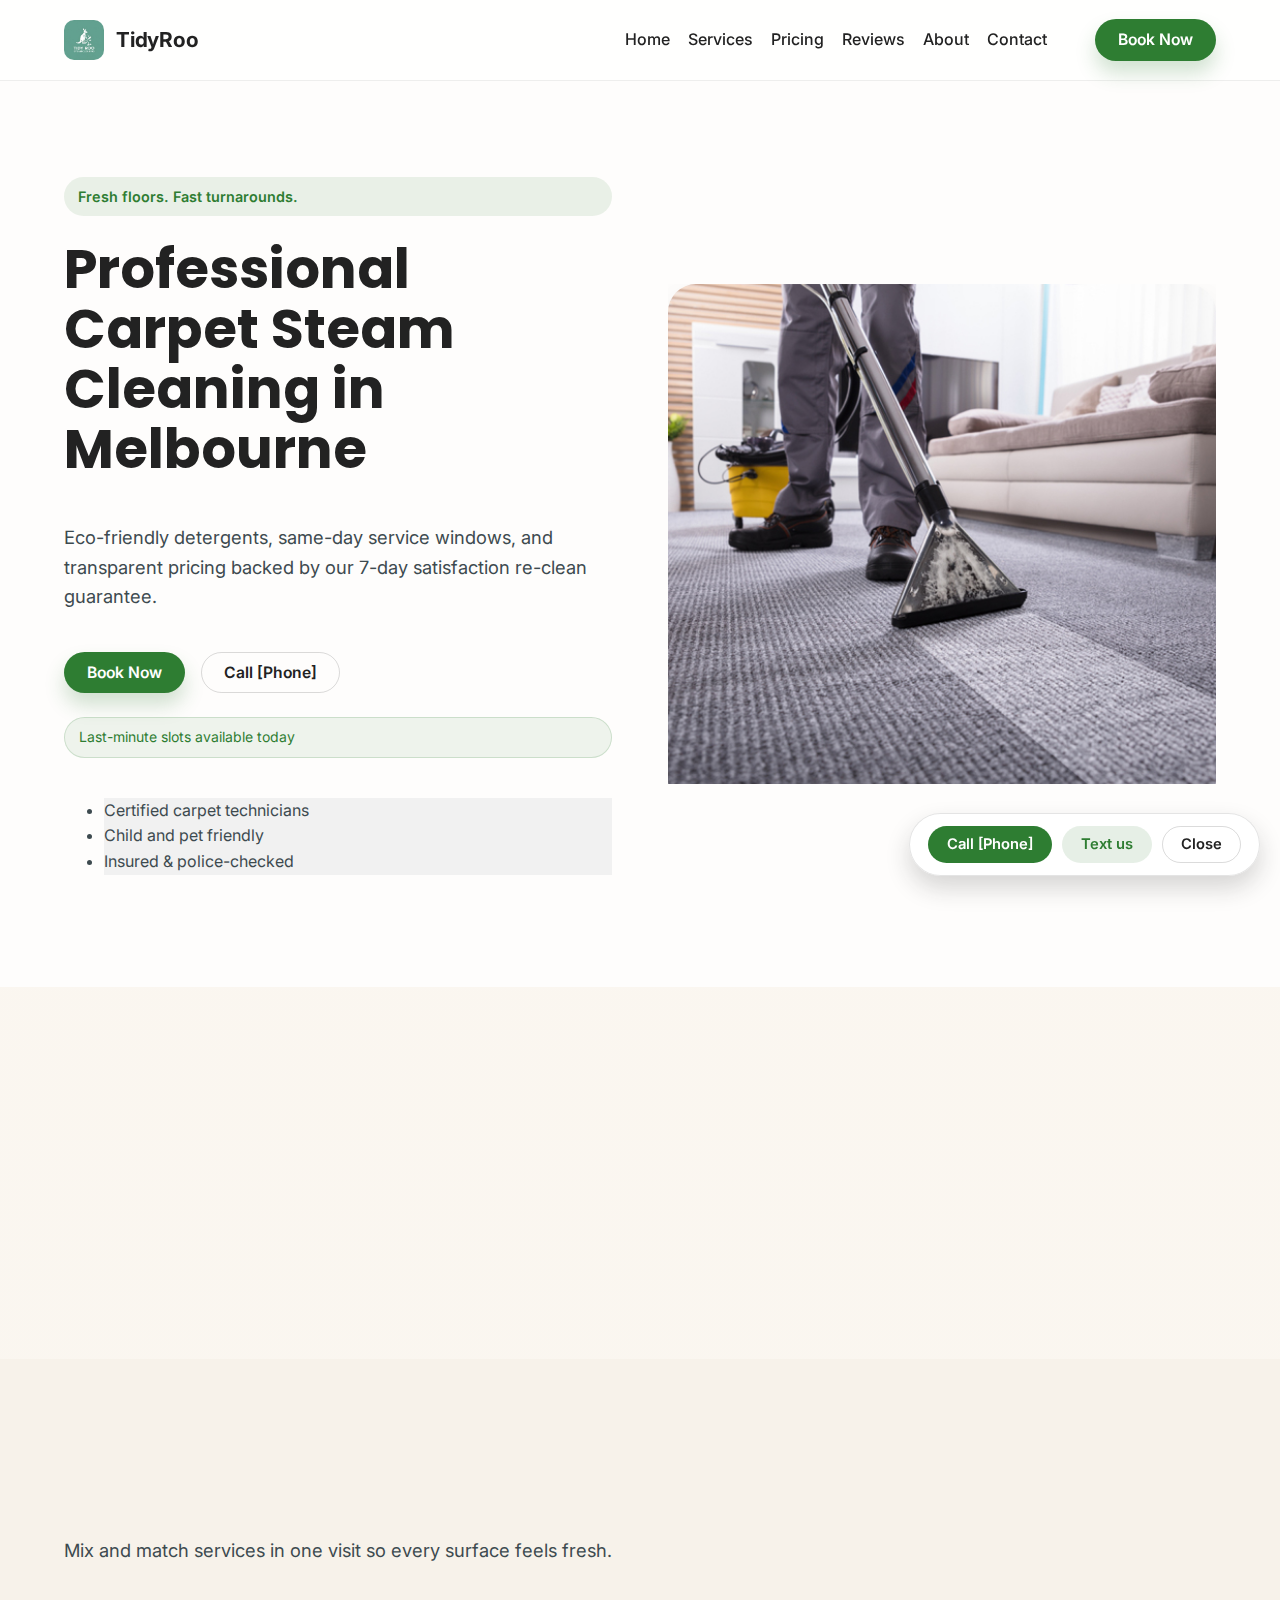
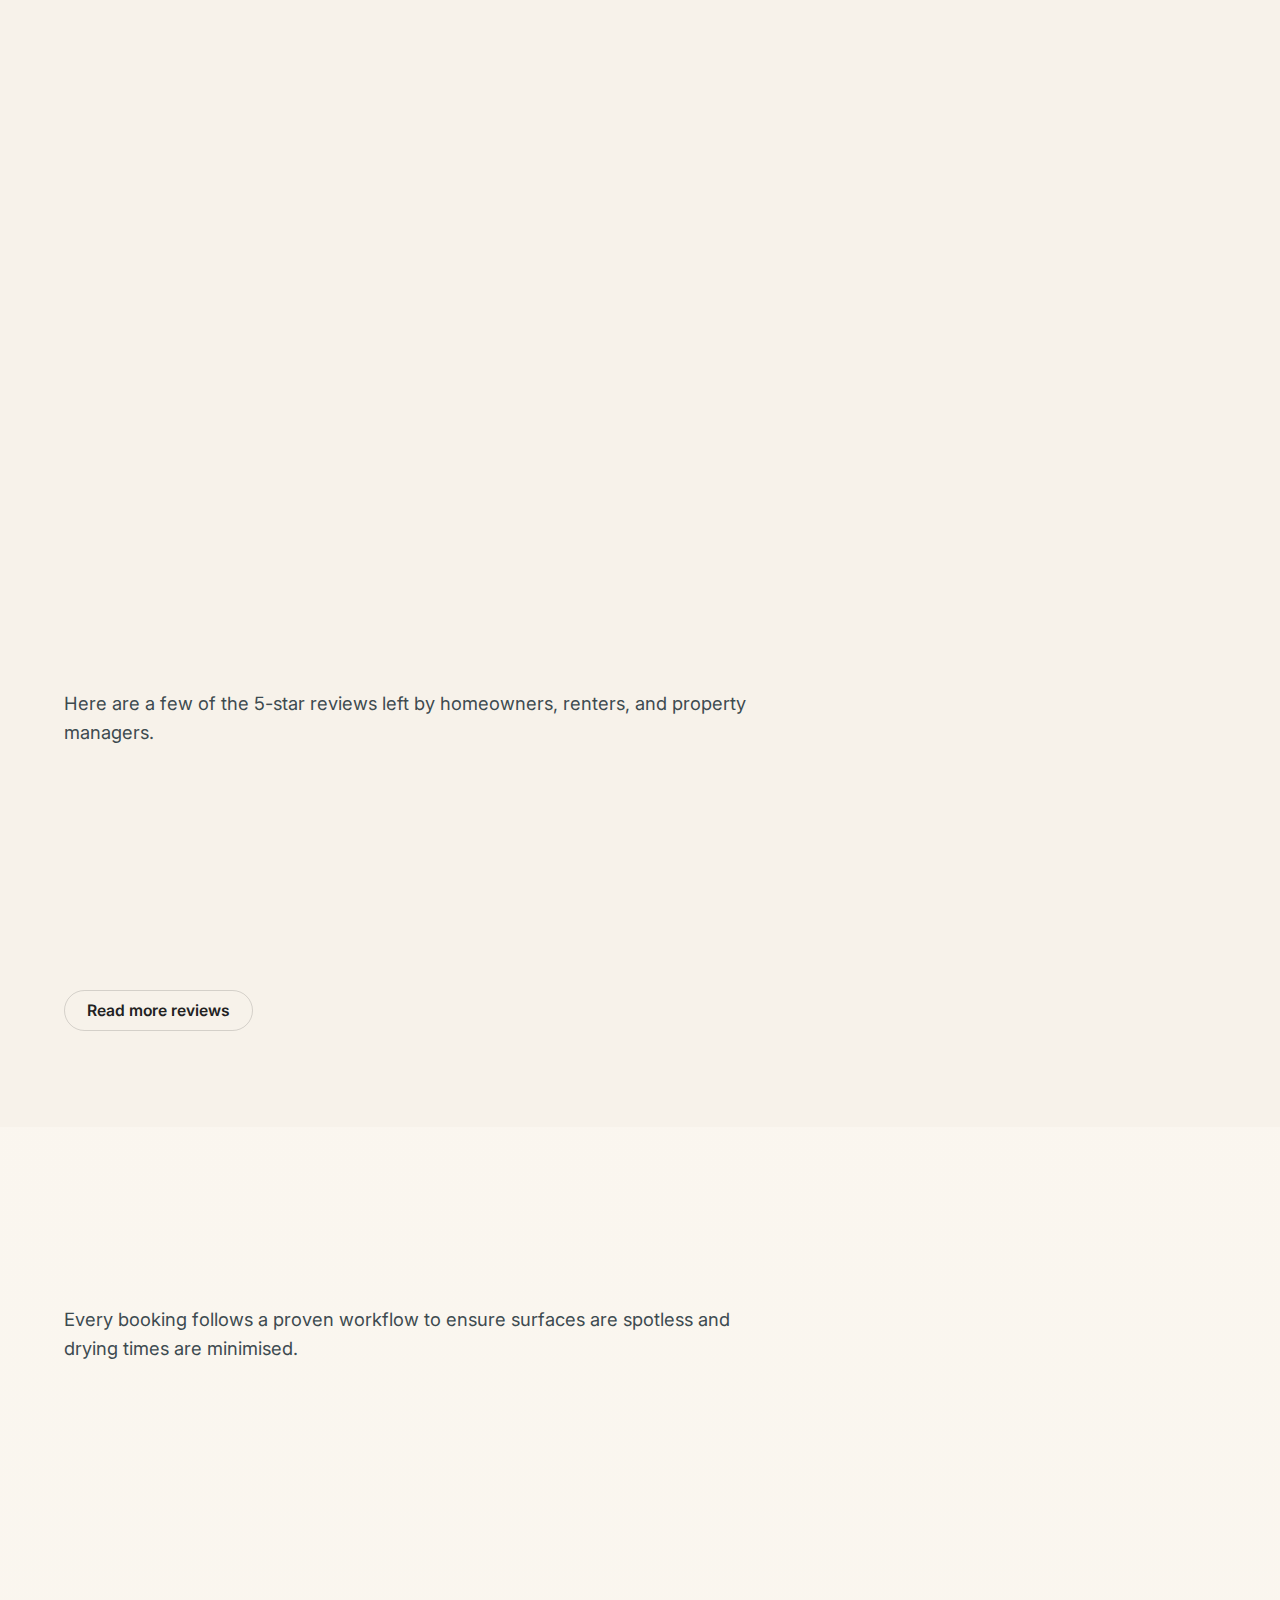
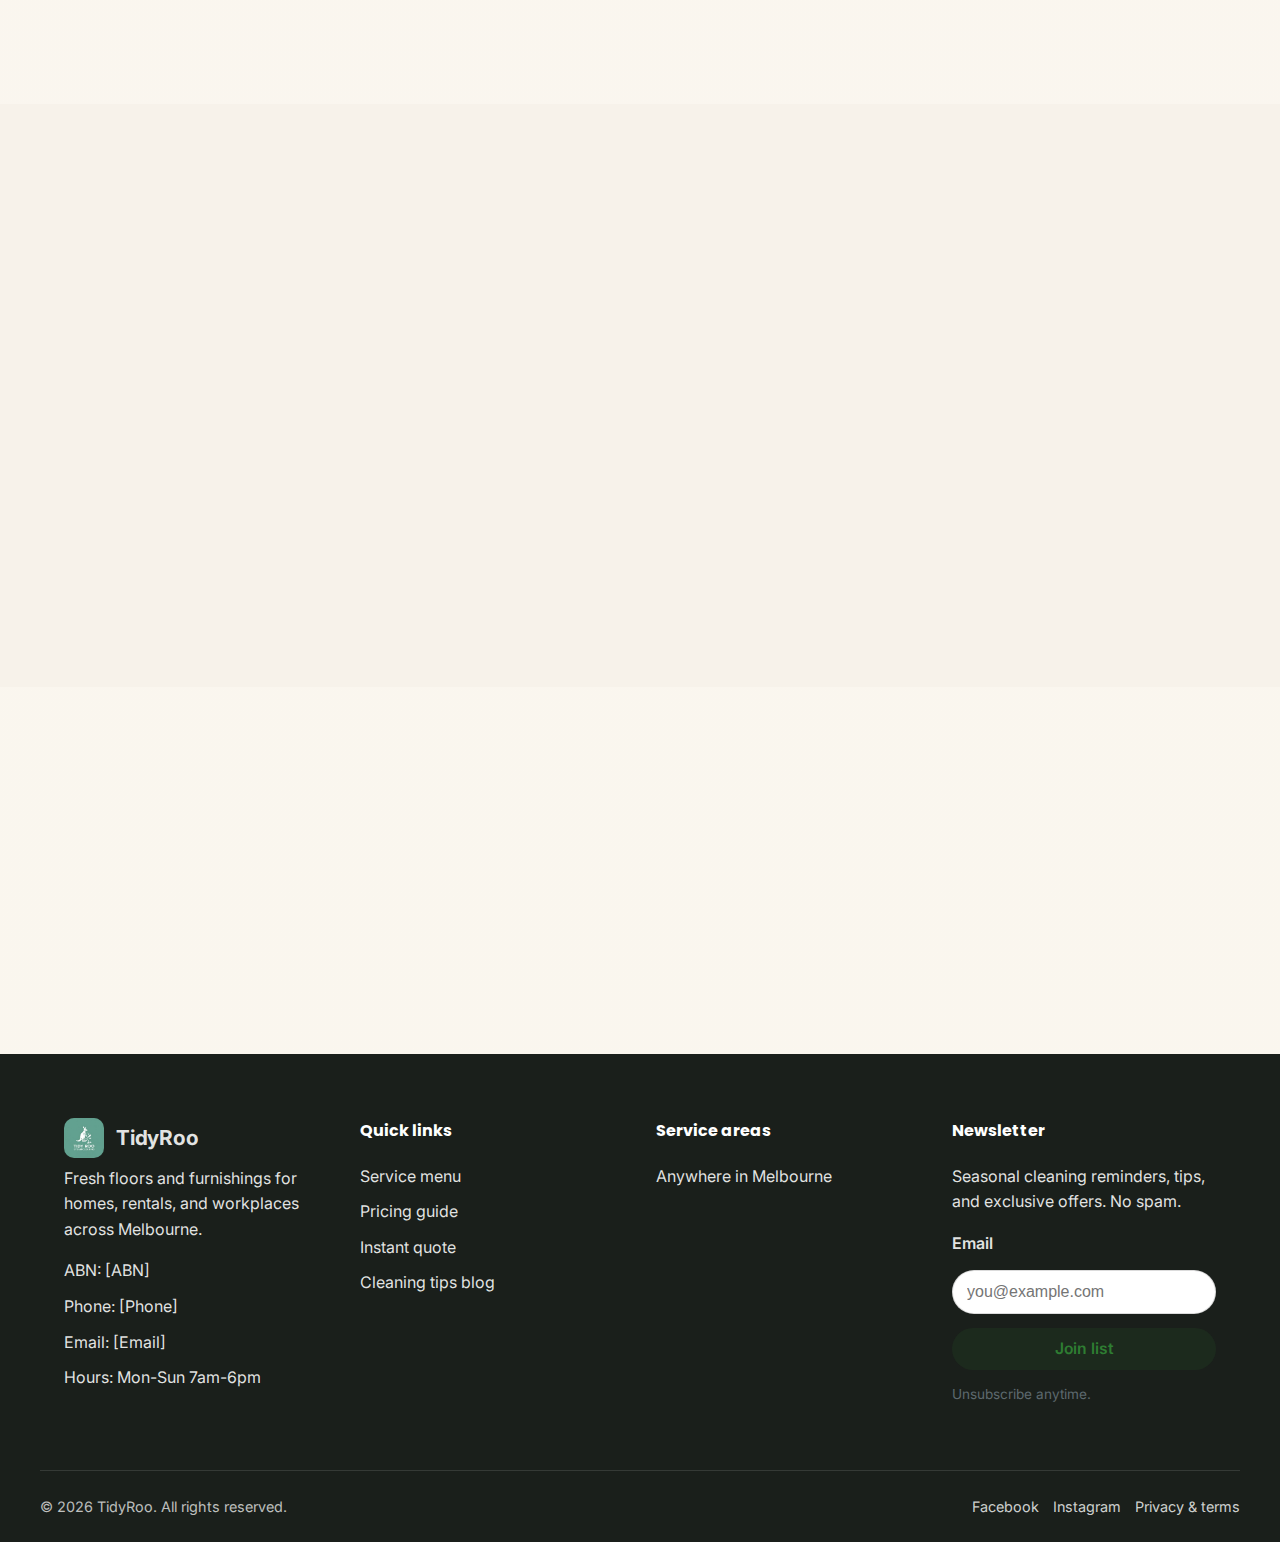
<file: index.html>
﻿<!doctype html>
<html lang="en-AU">
<head>
  <meta charset="utf-8" />
  <meta name="viewport" content="width=device-width, initial-scale=1" />
  <title>TidyRoo | Professional Carpet Steam Cleaning in [City]</title>
  <meta name="description" content="TidyRoo delivers same-day carpet steam cleaning, upholstery care, and tile revival across [City] with eco-friendly detergents and transparent pricing." />
  <link rel="canonical" href="https://tidyroo.com.au/" />
  <meta name="theme-color" content="#2E7D32" />
  <meta property="og:type" content="website" />
  <meta property="og:title" content="TidyRoo | Fresh floors. Fast turnarounds." />
  <meta property="og:description" content="Book eco-friendly carpet steam cleaning with same-day service windows across [City]. Satisfaction guaranteed." />
  <meta property="og:url" content="https://tidyroo.com.au/" />
  <meta property="og:image" content="https://tidyroo.com.au/assets/og-hero.webp" />
  <meta name="twitter:card" content="summary_large_image" />
  <meta name="twitter:title" content="TidyRoo | Fresh floors. Fast turnarounds." />
  <meta name="twitter:description" content="Local specialists in carpet, rug, upholstery, and tile steam cleaning for homes and offices in [City]." />
  <meta name="twitter:image" content="https://tidyroo.com.au/assets/og-hero.webp" />
  <link rel="preconnect" href="https://fonts.googleapis.com" />
  <link rel="preconnect" href="https://fonts.gstatic.com" crossorigin />
  <link href="https://fonts.googleapis.com/css2?family=Inter:wght@400;500;600;700&family=Poppins:wght@500;600;700&display=swap" rel="stylesheet" />
  <link rel="stylesheet" href="styles.css" />
  <link rel="icon" type="image/jpeg" href="images/logo.jpg" />
  <script type="application/ld+json">
    {
      "@context": "https://schema.org",
      "@type": "LocalBusiness",
      "name": "TidyRoo",
      "url": "https://tidyroo.com.au/",
      "logo": "https://tidyroo.com.au/assets/logo.svg",
      "image": "https://tidyroo.com.au/assets/og-hero.webp",
      "telephone": "[Phone]",
      "email": "[Email]",
      "priceRange": "$$",
      "description": "Same-day carpet steam cleaning, upholstery refresh, rug revival, and tile cleaning for homes and offices across Melbourne.",
      "address": {
        "@type": "PostalAddress",
        "addressLocality": "[City]",
        "addressRegion": "QLD",
        "addressCountry": "AU"
      },
      "areaServed": {
        "@type": "GeoCircle",
        "geoMidpoint": {
          "@type": "GeoCoordinates",
          "latitude": -27.4705,
          "longitude": 153.0260
        },
        "geoRadius": 25000
      },
      "openingHoursSpecification": [
        {
          "@type": "OpeningHoursSpecification",
          "dayOfWeek": ["Monday", "Tuesday", "Wednesday", "Thursday", "Friday", "Saturday"],
          "opens": "08:00",
          "closes": "18:00"
        }
      ],
      "sameAs": [
        "https://www.facebook.com/tidyroo",
        "https://www.instagram.com/tidyroo",
        "https://www.google.com/maps/place/TidyRoo"
      ],
      "aggregateRating": {
        "@type": "AggregateRating",
        "ratingValue": "4.9",
        "reviewCount": "215"
      },
      "offers": {
        "@type": "Offer",
        "url": "https://tidyroo.com.au/booking.html",
        "priceCurrency": "AUD",
        "price": "45",
        "priceValidUntil": "2025-12-31",
        "availability": "https://schema.org/InStock",
        "itemOffered": {
          "@type": "Service",
          "name": "Carpet Steam Cleaning",
          "areaServed": "Melbourne"
        }
      }
    }
  </script>
</head>
<body>
  <header class="site-header">
    <div class="container">
      <a class="brand" href="index.html">
        <span class="brand-icon" aria-hidden="true">🦘</span>
        <img class="brand-icon" src="images/logo.jpg" alt="" aria-hidden="true" />
        <span class="brand-text">TidyRoo</span>
      </a>
      <nav class="desktop-nav" aria-label="Main navigation">
        <a href="index.html">Home</a>
        <a href="services.html">Services</a>
        <a href="pricing.html">Pricing</a>
        <a href="reviews.html">Reviews</a>
        <a href="about.html">About</a>
        <a href="contact.html">Contact</a>
      </nav>
      <div class="header-cta">
        <a class="btn btn-primary" href="booking.html#quote-form">Book Now</a>
      </div>
      <button class="nav-toggle" id="menuToggle" aria-expanded="false" aria-controls="mobileNav">
        <span class="sr-only">Toggle navigation</span>
        <span></span>
        <span></span>
        <span></span>
      </button>
    </div>
    <nav class="mobile-nav" id="mobileNav" aria-expanded="false" aria-label="Mobile navigation">
      <a href="index.html">Home</a>
      <a href="services.html">Services</a>
      <a href="pricing.html">Pricing</a>
      <a href="reviews.html">Reviews</a>
      <a href="about.html">About</a>
      <a href="contact.html">Contact</a>
      <div class="mobile-cta">
        <a class="btn btn-primary" href="booking.html#quote-form">Book Now</a>
        <a class="btn btn-outline" href="tel:[Phone]">Call [Phone]</a>
      </div>
    </nav>
  </header>

  <main>
    <section class="section section-light" id="home">
      <div class="container hero">
        <div class="hero-copy">
          <span class="hero-kicker">Fresh floors. Fast turnarounds.</span>
          <h1>Professional Carpet Steam Cleaning in Melbourne</h1>
          <p class="lead">Eco-friendly detergents, same-day service windows, and transparent pricing backed by our 7-day satisfaction re-clean guarantee.</p>
          <div class="hero-ctas">
            <a class="btn btn-primary" href="booking.html#quote-form">Book Now</a>
            <a class="btn btn-outline" href="tel:[Phone]">Call [Phone]</a>
          </div>
          <div class="badge" data-last-minute>Last-minute slots available today</div>
          <ul class="list-inline" aria-label="Key highlights">
            <li class="badge-neutral">Certified carpet technicians</li>
            <li class="badge-neutral">Child and pet friendly</li>
            <li class="badge-neutral">Insured & police-checked</li>
          </ul>
        </div>
        <div class="hero-media">
          <picture>
            <source srcset="images/steam.jpg" type="image/jpeg" />
            <img src="images/steam.jpg" alt="Steam cleaning process" loading="lazy" />
          </picture>
        </div>
      </div>
    </section>

    <section class="section">
      <div class="container">
        <div class="trust-bar" role="list">
          <div class="trust-pill" role="listitem">
            <div aria-hidden="true">⭐️⭐️⭐️⭐️⭐️</div>
            <div>
              <strong>4.9 average rating</strong>
              <p>215 local Google reviews</p>
            </div>
          </div>
          <div class="trust-pill" role="listitem">
            <div aria-hidden="true">🛡️</div>
            <div>
              <strong>Fully insured</strong>
              <p>$20M public liability cover</p>
            </div>
          </div>
          <div class="trust-pill" role="listitem">
            <div aria-hidden="true">🌿</div>
            <div>
              <strong>Eco detergents</strong>
              <p>Biodegradable and low residue</p>
            </div>
          </div>
          <div class="trust-pill" role="listitem">
            <div aria-hidden="true">⚡</div>
            <div>
              <strong>Same-day slots</strong>
              <p>Priority windows available</p>
            </div>
          </div>
        </div>
      </div>
    </section>

    <section class="section section-muted" id="services">
      <div class="container">
        <h2>Whole-home cleaning solutions</h2>
        <p class="lead">Mix and match services in one visit so every surface feels fresh.</p>
        <div class="card-grid">
          <article class="card service-card">
            <h3>Carpet steam cleaning</h3>
            <p>Deep hot water extraction with high-powered drying to remove soil, allergens, and lingering odours from your carpets.</p>
            <ul>
              <li>Pre-inspection and fibre testing</li>
              <li>Spot treatment and agitation</li>
              <li>Turbo drying on request</li>
            </ul>
          </article>
          <article class="card service-card">
            <h3>Upholstery revival</h3>
            <p>Gentle, fabric-specific cleaning for lounges, dining chairs, and ottomans to lift oils and refresh upholstery safely.</p>
            <ul>
              <li>pH balanced solutions</li>
              <li>Soft water rinse and grooming</li>
              <li>Protective spray options</li>
            </ul>
          </article>
          <article class="card service-card">
            <h3>Rugs & mattresses</h3>
            <p>On-site rug washing and mattress sanitising to remove dust mites, spills, and everyday build-up.</p>
            <ul>
              <li>Delicate fibre care</li>
              <li>Hypoallergenic treatments</li>
              <li>Steam and dry combos</li>
            </ul>
          </article>
          <article class="card service-card">
            <h3>Tile & grout reset</h3>
            <p>Rotary agitation and pressure rinse that restores grout lines in kitchens, bathrooms, and outdoor living areas.</p>
            <ul>
              <li>Sealing available</li>
              <li>Slip-resistant finishes</li>
              <li>Mould and mildew neutraliser</li>
            </ul>
          </article>
        </div>
      </div>
    </section>

    <section class="section section-muted" id="reviews">
      <div class="container">
        <h2>Loved by locals across Melbourne</h2>
        <p class="lead">Here are a few of the 5-star reviews left by homeowners, renters, and property managers.</p>
        <div class="testimonial-grid" id="homeTestimonials"></div>
        <div style="margin-top: 32px;">
          <a class="btn btn-outline" href="reviews.html">Read more reviews</a>
        </div>
      </div>
    </section>

    <section class="section" id="process">
      <div class="container">
        <h2>Our five-step process</h2>
        <p class="lead">Every booking follows a proven workflow to ensure surfaces are spotless and drying times are minimised.</p>
        <div class="process-steps">
          <div class="process-step">
            <strong>Inspect</strong>
            <p>Identify fibre type, soil load, stains, and access considerations.</p>
          </div>
          <div class="process-step">
            <strong>Pre-treat</strong>
            <p>Apply targeted solutions, agitate high-traffic lanes, and protect surrounding areas.</p>
          </div>
          <div class="process-step">
            <strong>Steam clean</strong>
            <p>Use commercial extraction machines for deep, even cleaning.</p>
          </div>
          <div class="process-step">
            <strong>Deodorise</strong>
            <p>Neutralise odours with plant-based deodorisers that do not overpower.</p>
          </div>
          <div class="process-step">
            <strong>Dry</strong>
            <p>Groom fibres, place air movers, and share tailored aftercare tips.</p>
          </div>
        </div>
      </div>
    </section>

    <section class="section section-muted" id="faq">
      <div class="container">
        <div class="card-grid">
          <article class="card">
            <h2>Frequently asked questions</h2>
            <div class="faq" id="faqList"></div>
          </article>
        </div>
      </div>
    </section>

    <section class="section" id="cta">
      <div class="container">
        <div class="cta-strip">
          <div>
            <strong>Ready for fresher floors?</strong>
            <p>Book online in under two minutes or call our friendly team to discuss your project.</p>
          </div>
          <div class="hero-ctas">
            <a class="btn btn-primary" href="booking.html#quote-form">Book Now</a>
            <a class="btn btn-secondary" href="pricing.html">View pricing</a>
          </div>
          <div>
            <p class="helper-text">Prefer to chat? <a href="tel:[Phone]">Call [Phone]</a> or email <a href="mailto:[Email]">[Email]</a>.</p>
          </div>
        </div>
      </div>
    </section>
  </main>

  <footer class="site-footer">
    <div class="container footer-grid">
      <div>
        <a class="brand" href="index.html">
          <span class="brand-icon" aria-hidden="true">🦘</span>
          <img class="brand-icon" src="images/logo.jpg" alt="" aria-hidden="true" />
          <span class="brand-text">TidyRoo</span>
        </a>
        <p>Fresh floors and furnishings for homes, rentals, and workplaces across Melbourne.</p>
        <ul class="footer-meta">
          <li>ABN: [ABN]</li>
          <li>Phone: <a href="tel:[Phone]">[Phone]</a></li>
          <li>Email: <a href="mailto:[Email]">[Email]</a></li>
          <li>Hours: Mon-Sun 7am-6pm</li>
        </ul>
      </div>
      <div>
        <h4>Quick links</h4>
        <ul class="footer-links">
          <li><a href="services.html">Service menu</a></li>
          <li><a href="pricing.html">Pricing guide</a></li>
          <li><a href="booking.html">Instant quote</a></li>
          <li><a href="blog.html">Cleaning tips blog</a></li>
        </ul>
      </div>
      <div>
        <h4>Service areas</h4>
        <ul class="service-areas">
          <li>Anywhere in Melbourne</li>
        </ul>
      </div>
      <div>
        <h4>Newsletter</h4>
        <p>Seasonal cleaning reminders, tips, and exclusive offers. No spam.</p>
        <form class="newsletter" data-enhanced>
          <label for="newsletterEmail">Email</label>
          <input id="newsletterEmail" type="email" name="email" placeholder="you@example.com" required />
          <button class="btn btn-secondary" type="submit">Join list</button>
          <p class="helper-text">Unsubscribe anytime.</p>
        </form>
        <p class="notice" data-form-response hidden>Thanks for joining the TidyRoo crew! Check your inbox for a welcome tip sheet.</p>
      </div>
    </div>
    <div class="container footer-bottom">
      <span>© <span id="currentYear"></span> TidyRoo. All rights reserved.</span>
      <div class="social-links">
        <a href="https://www.facebook.com/tidyroo" aria-label="Facebook">Facebook</a>
        <a href="https://www.instagram.com/tidyroo" aria-label="Instagram">Instagram</a>
        <a href="legal.html">Privacy & terms</a>
      </div>
    </div>
  </footer>

  <div class="floating-contact" id="contactFab">
    <a class="btn btn-primary btn-sm" href="tel:[Phone]">Call [Phone]</a>
    <a class="btn btn-secondary btn-sm" href="https://wa.me/61XXXXXXXXX" target="_blank" rel="noopener">Text us</a>
    <button class="btn btn-outline btn-sm" type="button" data-dismiss-fab aria-label="Hide contact options">Close</button>
  </div>

  <script src="script.js" defer></script>
</body>
</html>
</file>
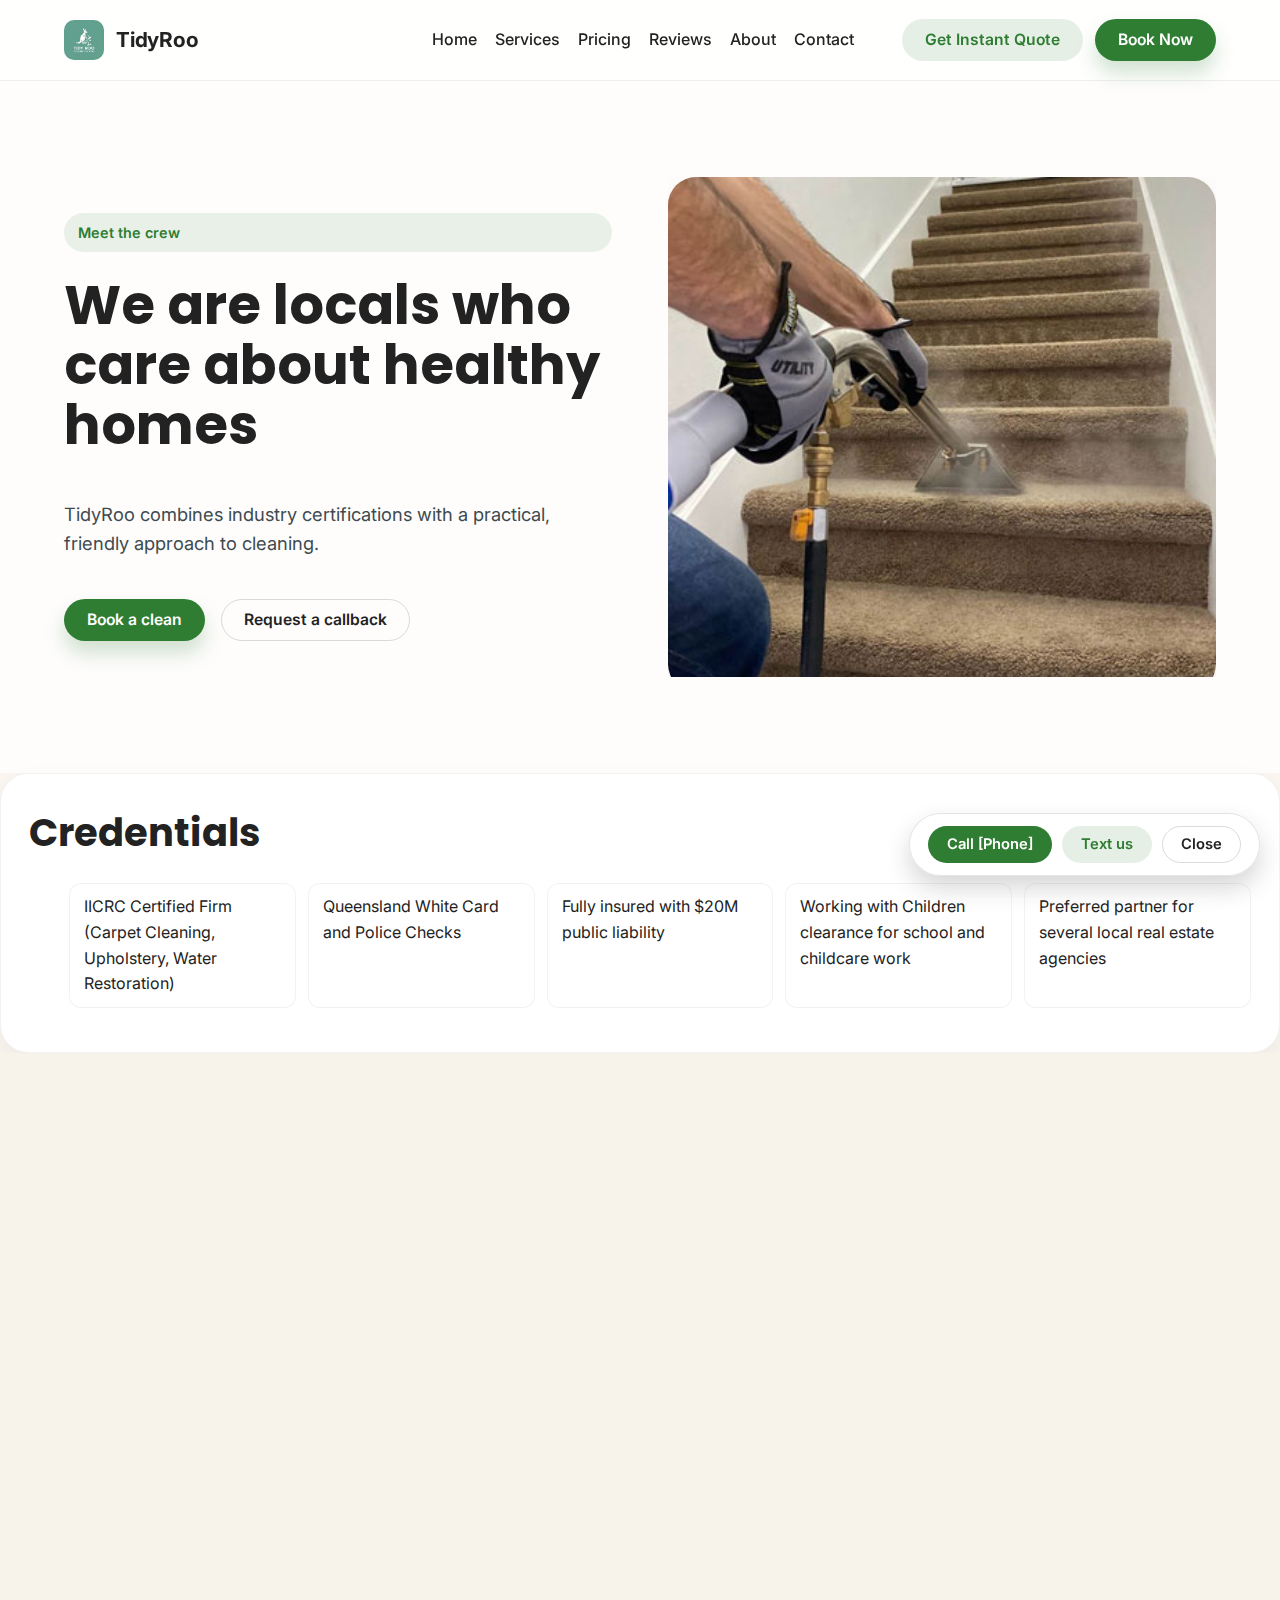
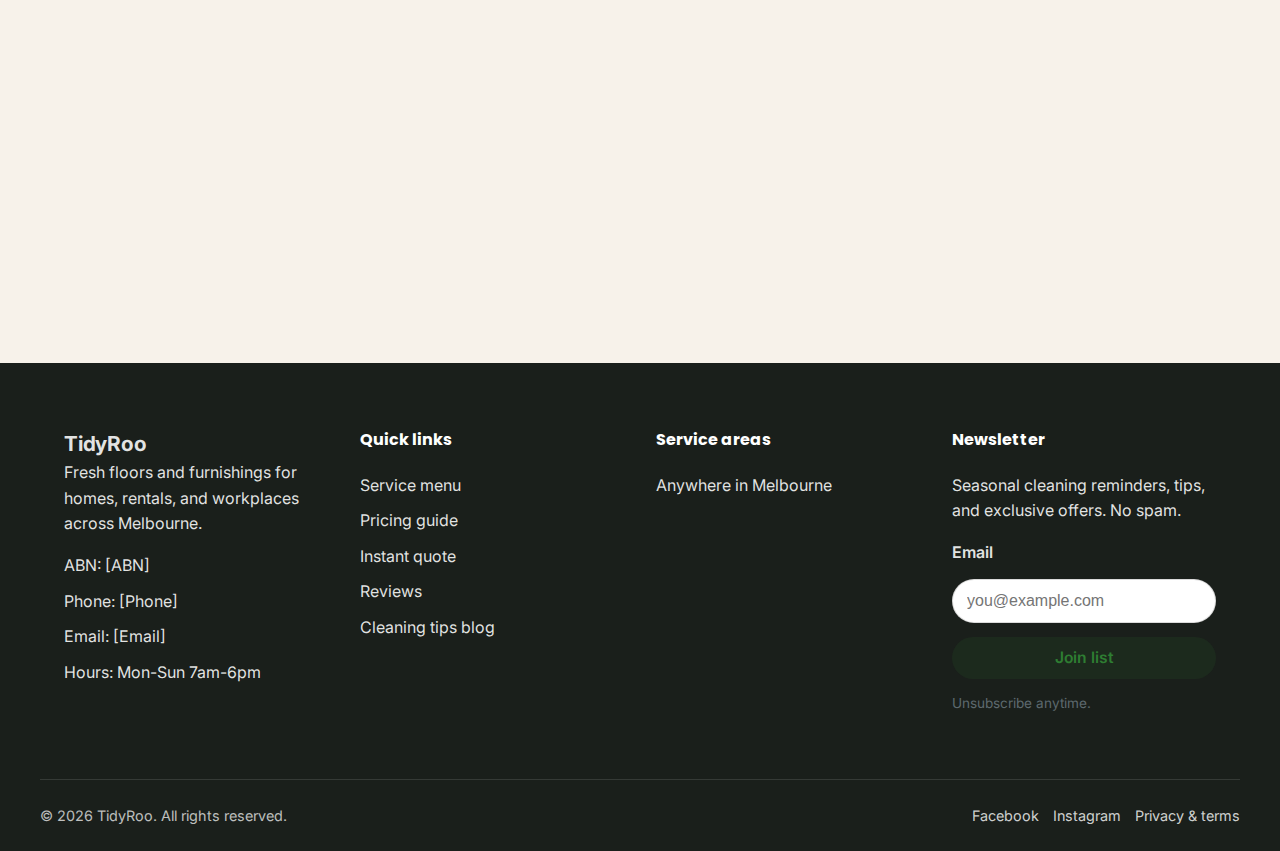
<file: about.html>
﻿<!doctype html>
<html lang="en-AU">
<head>
  <meta charset="utf-8" />
  <meta name="viewport" content="width=device-width, initial-scale=1" />
  <title>About TidyRoo | Our Story & Team</title>
  <meta name="description" content="Meet the TidyRoo team delivering eco-friendly carpet steam cleaning in [City]. Learn about our certifications, sustainability efforts, and satisfaction guarantee." />
  <link rel="canonical" href="https://tidyroo.com.au/about.html" />
  <meta property="og:type" content="website" />
  <meta property="og:title" content="About TidyRoo" />
  <meta property="og:description" content="Family-run Australian cleaning business blending eco products, same-day service, and transparent pricing." />
  <meta property="og:url" content="https://tidyroo.com.au/about.html" />
  <meta property="og:image" content="https://tidyroo.com.au/assets/about-hero.webp" />
  <link rel="preconnect" href="https://fonts.googleapis.com" />
  <link rel="preconnect" href="https://fonts.gstatic.com" crossorigin />
  <link href="https://fonts.googleapis.com/css2?family=Inter:wght@400;500;600;700&family=Poppins:wght@500;600;700&display=swap" rel="stylesheet" />
  <link rel="stylesheet" href="styles.css" />
  <link rel="icon" type="image/jpeg" href="images/logo.jpg" />
</head>
<body>
  <header class="site-header">
    <div class="container">
      <a class="brand" href="index.html">
        <span class="brand-icon" aria-hidden="true">🦘</span>
        <img class="brand-icon" src="images/logo.jpg" alt="" aria-hidden="true" />
        <span class="brand-text">TidyRoo</span>
      </a>
      <nav class="desktop-nav" aria-label="Main navigation">
        <a href="index.html">Home</a>
        <a href="services.html">Services</a>
        <a href="pricing.html">Pricing</a>
        <a href="reviews.html">Reviews</a>
        <a href="about.html" aria-current="page">About</a>
        <a href="contact.html">Contact</a>
      </nav>
      <div class="header-cta">
        <a class="btn btn-secondary" href="booking.html">Get Instant Quote</a>
        <a class="btn btn-primary" href="booking.html#quote-form">Book Now</a>
      </div>
      <button class="nav-toggle" id="menuToggle" aria-expanded="false" aria-controls="mobileNav">
        <span class="sr-only">Toggle navigation</span>
        <span></span>
        <span></span>
        <span></span>
      </button>
    </div>
    <nav class="mobile-nav" id="mobileNav" aria-expanded="false" aria-label="Mobile navigation">
      <a href="index.html">Home</a>
      <a href="services.html">Services</a>
      <a href="pricing.html">Pricing</a>
      <a href="reviews.html">Reviews</a>
      <a href="about.html" aria-current="page">About</a>
      <a href="contact.html">Contact</a>
      <div class="mobile-cta">
        <a class="btn btn-primary" href="booking.html#quote-form">Book Now</a>
        <a class="btn btn-outline" href="tel:[Phone]">Call [Phone]</a>
      </div>
    </nav>
  </header>

  <main>
    <section class="section section-light">
      <div class="container hero">
        <div class="hero-copy">
          <span class="hero-kicker">Meet the crew</span>
          <h1>We are locals who care about healthy homes</h1>
          <p class="lead"> TidyRoo combines industry certifications with a practical, friendly approach to cleaning.</p>
          <div class="hero-ctas">
            <a class="btn btn-primary" href="booking.html#quote-form">Book a clean</a>
            <a class="btn btn-outline" href="contact.html#callback">Request a callback</a>
          </div>
        </div>
        <div class="hero-media">
          <picture>
            <source srcset="images/about.jpg" type="image/jpeg" />
            <img src="images/about.jpg" alt="Steam cleaning process" loading="lazy" />
          </picture>
        </div>
        </div>
    </section>
        <article class="card">
          <h2>Credentials</h2>
          <ul class="service-area-list">
            <li>IICRC Certified Firm (Carpet Cleaning, Upholstery, Water Restoration)</li>
            <li>Queensland White Card and Police Checks</li>
            <li>Fully insured with $20M public liability</li>
            <li>Working with Children clearance for school and childcare work</li>
            <li>Preferred partner for several local real estate agencies</li>
          </ul>
        </article>
      </div>
    </section>

    <section class="section section-muted">
      <div class="container">
        <h2>People-first values</h2>
        <div class="card-grid">
          <article class="card">
            <h3>Transparent</h3>
            <p>No hidden surcharges. We confirm pricing before we plug in a hose and keep you in the loop if scope changes.</p>
          </article>
          <article class="card">
            <h3>Eco conscious</h3>
            <p>We choose biodegradable detergents, recycle wastewater where possible, and run a hybrid vehicle fleet.</p>
          </article>
          <article class="card">
            <h3>Quality obsessed</h3>
            <p>Regular training, peer reviews, and investment in top-tier equipment help us deliver consistent results.</p>
          </article>
          <article class="card">
            <h3>Community minded</h3>
            <p>We sponsor local junior sport teams and offer discounted cleans for community housing projects twice a year.</p>
          </article>
        </div>
      </div>
    </section>

    <section class="section section-muted">
      <div class="container">
        <div class="cta-strip">
          <div>
            <strong>Work with TidyRoo</strong>
            <p>We are always looking for motivated technicians and admin legends who want to grow with us.</p>
          </div>
          <div class="hero-ctas">
            <a class="btn btn-primary" href="mailto:[Email]">Send your CV</a>
            <a class="btn btn-secondary" href="booking.html#quote-form">Book a service</a>
          </div>
        </div>
      </div>
    </section>
  </main>

  <footer class="site-footer">
    <div class="container footer-grid">
      <div>
        <a class="brand" href="index.html">
          <span class="brand-icon" aria-hidden="true">🦘</span>
          <span class="brand-text">TidyRoo</span>
        </a>
        <p>Fresh floors and furnishings for homes, rentals, and workplaces across Melbourne.</p>
        <ul class="footer-meta">
          <li>ABN: [ABN]</li>
          <li>Phone: <a href="tel:[Phone]">[Phone]</a></li>
          <li>Email: <a href="mailto:[Email]">[Email]</a></li>
          <li>Hours: Mon-Sun 7am-6pm</li>
        </ul>
      </div>
      <div>
        <h4>Quick links</h4>
        <ul class="footer-links">
          <li><a href="services.html">Service menu</a></li>
          <li><a href="pricing.html">Pricing guide</a></li>
          <li><a href="booking.html">Instant quote</a></li>
          <li><a href="reviews.html">Reviews</a></li>
          <li><a href="blog.html">Cleaning tips blog</a></li>
        </ul>
      </div>
      <div>
        <h4>Service areas</h4>
        <ul class="service-areas">
          <li>Anywhere in Melbourne</li>
        </ul>
      </div>
      <div>
        <h4>Newsletter</h4>
        <p>Seasonal cleaning reminders, tips, and exclusive offers. No spam.</p>
        <form class="newsletter" data-enhanced>
          <label for="newsletterEmailAbout">Email</label>
          <input id="newsletterEmailAbout" type="email" name="email" placeholder="you@example.com" required />
          <button class="btn btn-secondary" type="submit">Join list</button>
          <p class="helper-text">Unsubscribe anytime.</p>
        </form>
        <p class="notice" data-form-response hidden>Thanks for joining the TidyRoo crew! Check your inbox for a welcome tip sheet.</p>
      </div>
    </div>
    <div class="container footer-bottom">
      <span>© <span id="currentYear"></span> TidyRoo. All rights reserved.</span>
      <div class="social-links">
        <a href="https://www.facebook.com/tidyroo" aria-label="Facebook">Facebook</a>
        <a href="https://www.instagram.com/tidyroo" aria-label="Instagram">Instagram</a>
        <a href="legal.html">Privacy & terms</a>
      </div>
    </div>
  </footer>

  <div class="floating-contact" id="contactFab">
    <a class="btn btn-primary btn-sm" href="tel:[Phone]">Call [Phone]</a>
    <a class="btn btn-secondary btn-sm" href="https://wa.me/61XXXXXXXXX" target="_blank" rel="noopener">Text us</a>
    <button class="btn btn-outline btn-sm" type="button" data-dismiss-fab aria-label="Hide contact options">Close</button>
  </div>

  <script src="script.js" defer></script>
</body>
</html>
</file>
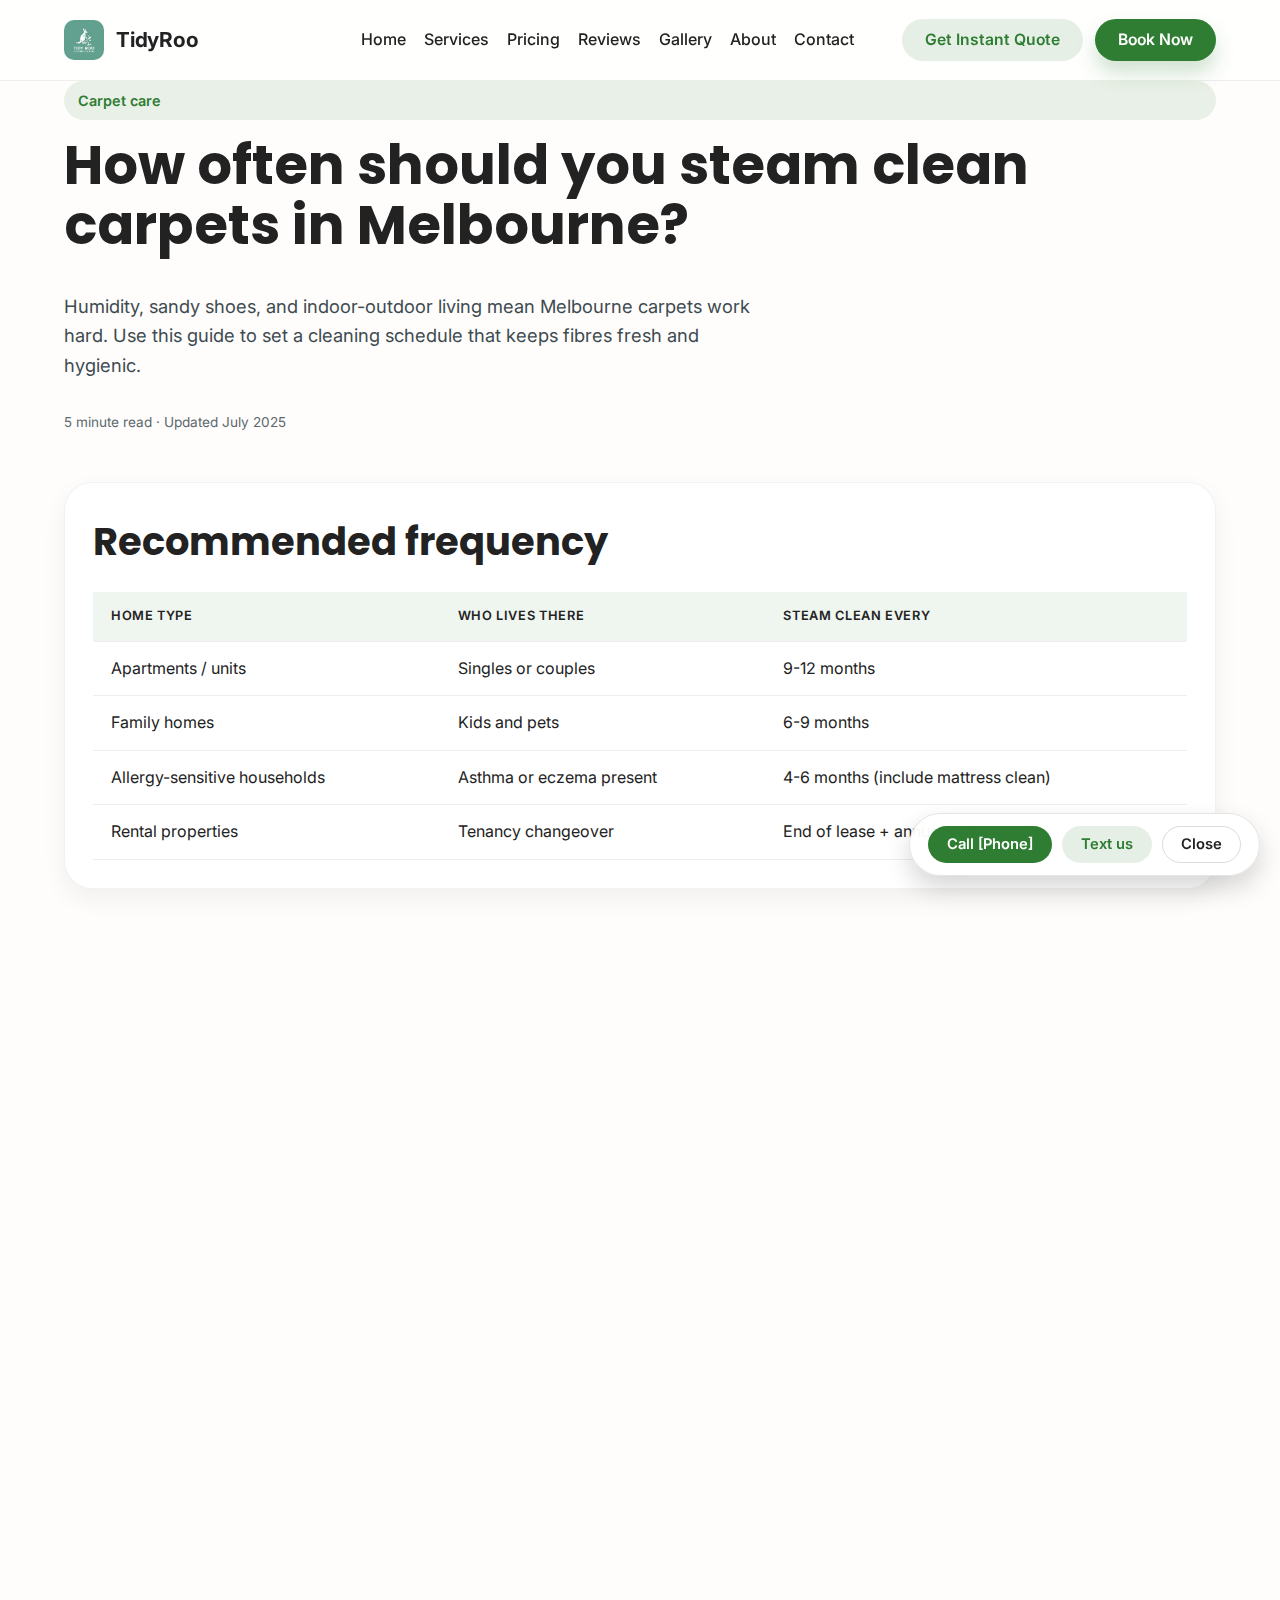
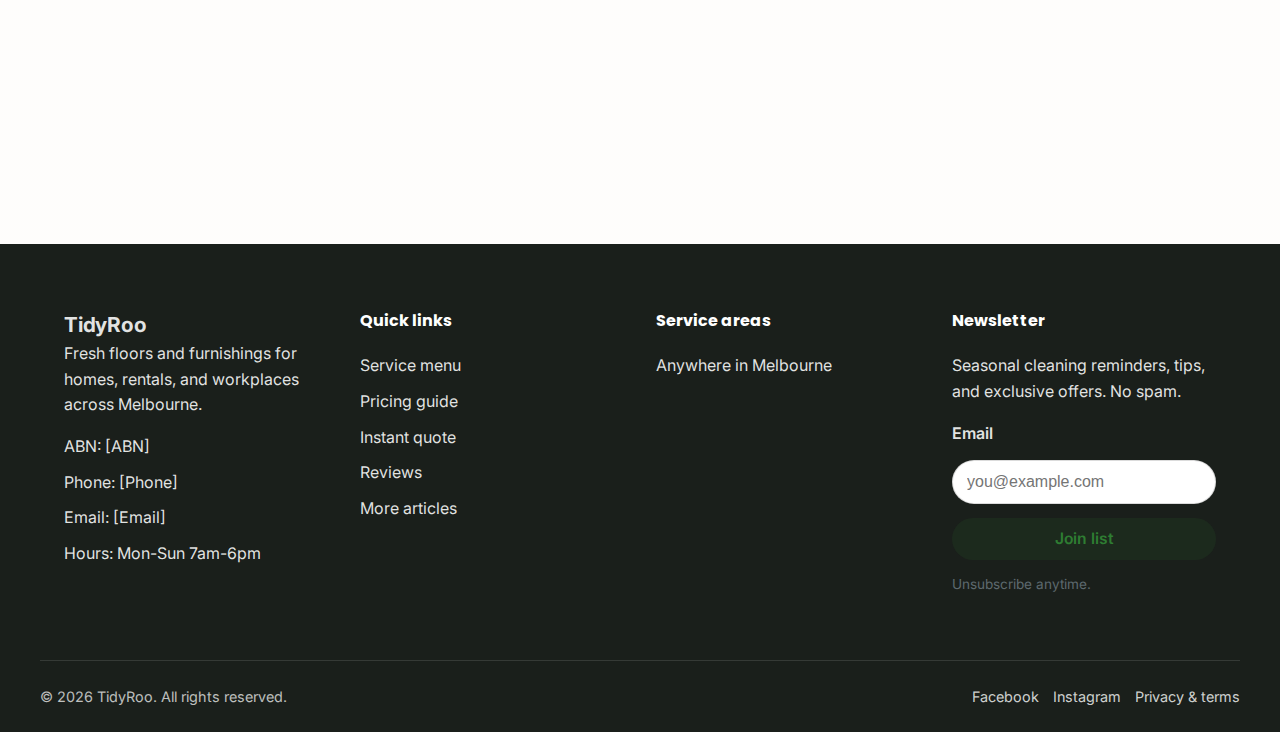
<file: blog-how-often.html>
﻿<!doctype html>
<html lang="en-AU">
<head>
  <meta charset="utf-8" />
  <meta name="viewport" content="width=device-width, initial-scale=1" />
  <title>How Often Should You Steam Clean Carpets in [City]? | TidyRoo</title>
  <meta name="description" content="Find out how often [City] homes should steam clean carpets based on climate, foot traffic, allergies, and tenancy requirements." />
  <link rel="canonical" href="https://tidyroo.com.au/blog-how-often.html" />
  <meta property="og:type" content="article" />
  <meta property="og:title" content="How Often Should You Steam Clean Carpets in [City]?" />
  <meta property="og:description" content="Guidelines for [City] homeowners, renters, and investors on scheduling professional carpet steam cleaning." />
  <meta property="og:url" content="https://tidyroo.com.au/blog-how-often.html" />
  <meta property="og:image" content="https://tidyroo.com.au/assets/blog-carpet-frequency.webp" />
  <link rel="preconnect" href="https://fonts.googleapis.com" />
  <link rel="preconnect" href="https://fonts.gstatic.com" crossorigin />
  <link href="https://fonts.googleapis.com/css2?family=Inter:wght@400;500;600;700&family=Poppins:wght@500;600;700&display=swap" rel="stylesheet" />
  <link rel="stylesheet" href="styles.css" />
  <link rel="icon" type="image/jpeg" href="images/logo.jpg" />
</head>
<body>
  <header class="site-header">
    <div class="container">
      <a class="brand" href="index.html">
        <span class="brand-icon" aria-hidden="true">🦘</span>
        <img class="brand-icon" src="images/logo.jpg" alt="" aria-hidden="true" />
        <span class="brand-text">TidyRoo</span>
      </a>
      <nav class="desktop-nav" aria-label="Main navigation">
        <a href="index.html">Home</a>
        <a href="services.html">Services</a>
        <a href="pricing.html">Pricing</a>
        <a href="reviews.html">Reviews</a>
        <a href="gallery.html">Gallery</a>
        <a href="about.html">About</a>
        <a href="contact.html">Contact</a>
      </nav>
      <div class="header-cta">
        <a class="btn btn-secondary" href="booking.html">Get Instant Quote</a>
        <a class="btn btn-primary" href="booking.html#quote-form">Book Now</a>
      </div>
      <button class="nav-toggle" id="menuToggle" aria-expanded="false" aria-controls="mobileNav">
        <span class="sr-only">Toggle navigation</span>
        <span></span>
        <span></span>
        <span></span>
      </button>
    </div>
    <nav class="mobile-nav" id="mobileNav" aria-expanded="false" aria-label="Mobile navigation">
      <a href="index.html">Home</a>
      <a href="services.html">Services</a>
      <a href="pricing.html">Pricing</a>
      <a href="reviews.html">Reviews</a>
      <a href="gallery.html">Gallery</a>
      <a href="about.html">About</a>
      <a href="contact.html">Contact</a>
      <div class="mobile-cta">
        <a class="btn btn-primary" href="booking.html#quote-form">Book Now</a>
        <a class="btn btn-outline" href="tel:[Phone]">Call [Phone]</a>
      </div>
    </nav>
  </header>

  <main>
    <article class="section section-light">
      <div class="container">
        <header class="hero-copy" style="gap: 16px;">
          <span class="hero-kicker">Carpet care</span>
          <h1>How often should you steam clean carpets in Melbourne?</h1>
          <p class="lead">Humidity, sandy shoes, and indoor-outdoor living mean Melbourne carpets work hard. Use this guide to set a cleaning schedule that keeps fibres fresh and hygienic.</p>
          <p class="helper-text">5 minute read · Updated July 2025</p>
        </header>
        <section class="card" style="margin-top: 32px;">
          <h2>Recommended frequency</h2>
          <table class="table">
            <thead>
              <tr>
                <th>Home type</th>
                <th>Who lives there</th>
                <th>Steam clean every</th>
              </tr>
            </thead>
            <tbody>
              <tr>
                <td>Apartments / units</td>
                <td>Singles or couples</td>
                <td>9-12 months</td>
              </tr>
              <tr>
                <td>Family homes</td>
                <td>Kids and pets</td>
                <td>6-9 months</td>
              </tr>
              <tr>
                <td>Allergy-sensitive households</td>
                <td>Asthma or eczema present</td>
                <td>4-6 months (include mattress clean)</td>
              </tr>
              <tr>
                <td>Rental properties</td>
                <td>Tenancy changeover</td>
                <td>End of lease + annual maintenance</td>
              </tr>
            </tbody>
          </table>
        </section>
        <section class="card" style="margin-top: 32px;">
          <h2>Why frequency matters</h2>
          <p><strong>Allergens:</strong> Sub-tropical climates mean dust mite populations thrive. Regular hot water extraction removes allergen reservoirs and improves indoor air quality.</p>
          <p><strong>Warranty compliance:</strong> Many carpet warranties specify professional cleaning every 12-18 months. Keep digital receipts for proof.</p>
          <p><strong>Rental agreements:</strong> Queensland tenancy agreements often require steam cleaning at exit. Scheduling annual maintenance makes the end-of-lease clean easier.</p>
        </section>
        <section class="card" style="margin-top: 32px;">
          <h2>Signs it is time to book</h2>
          <ul class="service-area-list">
            <li>Lingering odours even after vacuuming</li>
            <li>Traffic lanes that stay darker than surrounding areas</li>
            <li>Allergy symptoms flare when windows are shut</li>
            <li>Pets have had accidents or wet weather has brought in mud</li>
            <li>Your vacuum is filling faster than normal</li>
          </ul>
        </section>
        <section class="card" style="margin-top: 32px;">
          <h2>Between cleans</h2>
          <ul>
            <li>Vacuum weekly with a HEPA filter and slow overlapping strokes</li>
            <li>Address spills quickly using blotting, not rubbing</li>
            <li>Place entry mats at all doors (shake them out weekly)</li>
            <li>Rotate furniture occasionally to even out wear</li>
          </ul>
          <p class="helper-text">Need help fast? <a href="booking.html#quote-form">Book a TidyRoo steam clean</a> or <a href="tel:[Phone]">call [Phone]</a>.</p>
        </section>
      </div>
    </article>
  </main>

  <footer class="site-footer">
    <div class="container footer-grid">
      <div>
        <a class="brand" href="index.html">
          <span class="brand-icon" aria-hidden="true">🦘</span>
          <span class="brand-text">TidyRoo</span>
        </a>
        <p>Fresh floors and furnishings for homes, rentals, and workplaces across Melbourne.</p>
        <ul class="footer-meta">
          <li>ABN: [ABN]</li>
          <li>Phone: <a href="tel:[Phone]">[Phone]</a></li>
          <li>Email: <a href="mailto:[Email]">[Email]</a></li>
          <li>Hours: Mon-Sun 7am-6pm</li>
        </ul>
      </div>
      <div>
        <h4>Quick links</h4>
        <ul class="footer-links">
          <li><a href="services.html">Service menu</a></li>
          <li><a href="pricing.html">Pricing guide</a></li>
          <li><a href="booking.html">Instant quote</a></li>
          <li><a href="reviews.html">Reviews</a></li>
          <li><a href="blog.html">More articles</a></li>
        </ul>
      </div>
      <div>
        <h4>Service areas</h4>
        <ul class="service-areas">
          <li>Anywhere in Melbourne</li>
        </ul>
      </div>
      <div>
        <h4>Newsletter</h4>
        <p>Seasonal cleaning reminders, tips, and exclusive offers. No spam.</p>
        <form class="newsletter" data-enhanced>
          <label for="newsletterEmailHowOften">Email</label>
          <input id="newsletterEmailHowOften" type="email" name="email" placeholder="you@example.com" required />
          <button class="btn btn-secondary" type="submit">Join list</button>
          <p class="helper-text">Unsubscribe anytime.</p>
        </form>
        <p class="notice" data-form-response hidden>Thanks for joining the TidyRoo crew! Check your inbox for a welcome tip sheet.</p>
      </div>
    </div>
    <div class="container footer-bottom">
      <span>© <span id="currentYear"></span> TidyRoo. All rights reserved.</span>
      <div class="social-links">
        <a href="https://www.facebook.com/tidyroo" aria-label="Facebook">Facebook</a>
        <a href="https://www.instagram.com/tidyroo" aria-label="Instagram">Instagram</a>
        <a href="legal.html">Privacy & terms</a>
      </div>
    </div>
  </footer>

  <div class="floating-contact" id="contactFab">
    <a class="btn btn-primary btn-sm" href="tel:[Phone]">Call [Phone]</a>
    <a class="btn btn-secondary btn-sm" href="https://wa.me/61XXXXXXXXX" target="_blank" rel="noopener">Text us</a>
    <button class="btn btn-outline btn-sm" type="button" data-dismiss-fab aria-label="Hide contact options">Close</button>
  </div>

  <script src="script.js" defer></script>
</body>
</html>
</file>
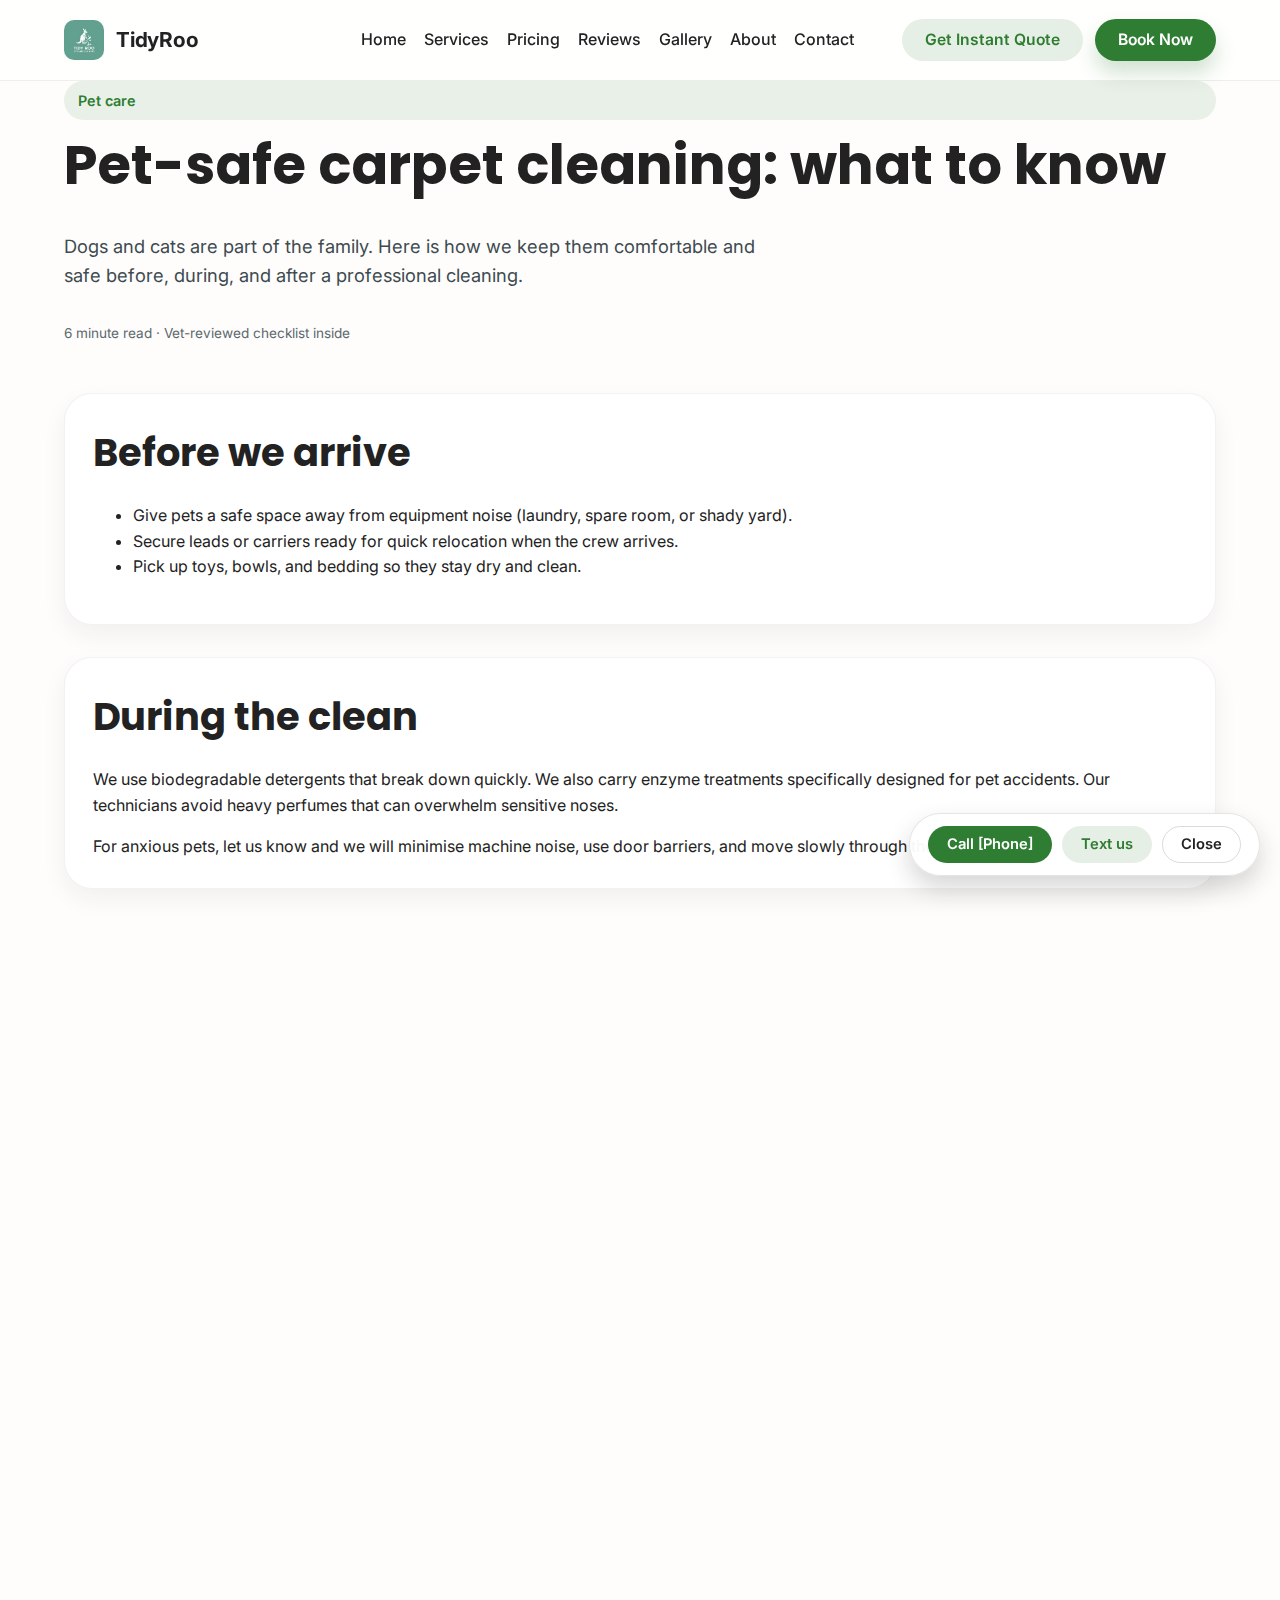
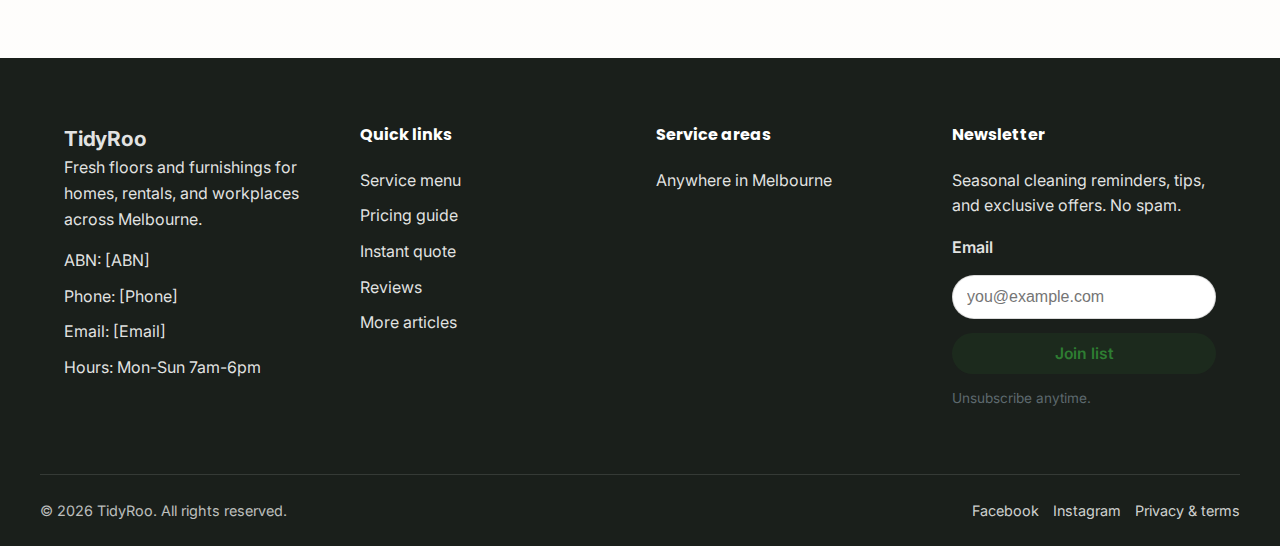
<file: blog-pet-safe.html>
﻿<!doctype html>
<html lang="en-AU">
<head>
  <meta charset="utf-8" />
  <meta name="viewport" content="width=device-width, initial-scale=1" />
  <title>Pet-Safe Carpet Cleaning: What To Know | TidyRoo</title>
  <meta name="description" content="Keep pets safe before, during, and after carpet cleaning in [City]. Learn about pet-friendly detergents, drying times, and accident prevention." />
  <link rel="canonical" href="https://tidyroo.com.au/blog-pet-safe.html" />
  <meta property="og:type" content="article" />
  <meta property="og:title" content="Pet-Safe Carpet Cleaning: What To Know" />
  <meta property="og:description" content="Tips from TidyRoo technicians for protecting dogs and cats during carpet and upholstery cleaning." />
  <meta property="og:url" content="https://tidyroo.com.au/blog-pet-safe.html" />
  <meta property="og:image" content="https://tidyroo.com.au/assets/blog-pet-safe.webp" />
  <link rel="preconnect" href="https://fonts.googleapis.com" />
  <link rel="preconnect" href="https://fonts.gstatic.com" crossorigin />
  <link href="https://fonts.googleapis.com/css2?family=Inter:wght@400;500;600;700&family=Poppins:wght@500;600;700&display=swap" rel="stylesheet" />
  <link rel="stylesheet" href="styles.css" />
  <link rel="icon" type="image/jpeg" href="images/logo.jpg" />
</head>
<body>
  <header class="site-header">
    <div class="container">
      <a class="brand" href="index.html">
        <span class="brand-icon" aria-hidden="true">🦘</span>
        <img class="brand-icon" src="images/logo.jpg" alt="" aria-hidden="true" />
        <span class="brand-text">TidyRoo</span>
      </a>
      <nav class="desktop-nav" aria-label="Main navigation">
        <a href="index.html">Home</a>
        <a href="services.html">Services</a>
        <a href="pricing.html">Pricing</a>
        <a href="reviews.html">Reviews</a>
        <a href="gallery.html">Gallery</a>
        <a href="about.html">About</a>
        <a href="contact.html">Contact</a>
      </nav>
      <div class="header-cta">
        <a class="btn btn-secondary" href="booking.html">Get Instant Quote</a>
        <a class="btn btn-primary" href="booking.html#quote-form">Book Now</a>
      </div>
      <button class="nav-toggle" id="menuToggle" aria-expanded="false" aria-controls="mobileNav">
        <span class="sr-only">Toggle navigation</span>
        <span></span>
        <span></span>
        <span></span>
      </button>
    </div>
    <nav class="mobile-nav" id="mobileNav" aria-expanded="false" aria-label="Mobile navigation">
      <a href="index.html">Home</a>
      <a href="services.html">Services</a>
      <a href="pricing.html">Pricing</a>
      <a href="reviews.html">Reviews</a>
      <a href="gallery.html">Gallery</a>
      <a href="about.html">About</a>
      <a href="contact.html">Contact</a>
      <div class="mobile-cta">
        <a class="btn btn-primary" href="booking.html#quote-form">Book Now</a>
        <a class="btn btn-outline" href="tel:[Phone]">Call [Phone]</a>
      </div>
    </nav>
  </header>

  <main>
    <article class="section section-light">
      <div class="container">
        <header class="hero-copy" style="gap: 16px;">
          <span class="hero-kicker">Pet care</span>
          <h1>Pet-safe carpet cleaning: what to know</h1>
          <p class="lead">Dogs and cats are part of the family. Here is how we keep them comfortable and safe before, during, and after a professional cleaning.</p>
          <p class="helper-text">6 minute read · Vet-reviewed checklist inside</p>
        </header>
        <section class="card" style="margin-top: 32px;">
          <h2>Before we arrive</h2>
          <ul>
            <li>Give pets a safe space away from equipment noise (laundry, spare room, or shady yard).</li>
            <li>Secure leads or carriers ready for quick relocation when the crew arrives.</li>
            <li>Pick up toys, bowls, and bedding so they stay dry and clean.</li>
          </ul>
        </section>
        <section class="card" style="margin-top: 32px;">
          <h2>During the clean</h2>
          <p>We use biodegradable detergents that break down quickly. We also carry enzyme treatments specifically designed for pet accidents. Our technicians avoid heavy perfumes that can overwhelm sensitive noses.</p>
          <p>For anxious pets, let us know and we will minimise machine noise, use door barriers, and move slowly through the home.</p>
        </section>
        <section class="card" style="margin-top: 32px;">
          <h2>Drying & re-entry</h2>
          <ul>
            <li>Keep pets off freshly cleaned areas until completely dry to avoid paw prints and resoiling.</li>
            <li>Open windows or use fans for extra airflow.</li>
            <li>Provide clean bedding or a favourite blanket that did not get damp.</li>
          </ul>
          <p class="helper-text">Dry times typically range from 3-6 hours. We can leave air movers to speed things up.</p>
        </section>
        <section class="card" style="margin-top: 32px;">
          <h2>Accident prevention tips</h2>
          <ul class="service-area-list">
            <li>Schedule regular toilet breaks before and after the clean</li>
            <li>Use enzymatic cleaners for any future accidents (avoid bleach)</li>
            <li>Consider stain guard protection in pet zones</li>
            <li>Keep water bowls on silicone mats to catch drips</li>
          </ul>
        </section>
        <section class="card" style="margin-top: 32px;">
          <h2>Download the checklist</h2>
          <p>Email <a href="mailto:[Email]">[Email]</a> for our printable pet prep checklist or mention "pet pack" when you <a href="booking.html#quote-form">book a clean</a>.</p>
        </section>
      </div>
    </article>
  </main>

  <footer class="site-footer">
    <div class="container footer-grid">
      <div>
        <a class="brand" href="index.html">
          <span class="brand-icon" aria-hidden="true">🦘</span>
          <span class="brand-text">TidyRoo</span>
        </a>
        <p>Fresh floors and furnishings for homes, rentals, and workplaces across Melbourne.</p>
        <ul class="footer-meta">
          <li>ABN: [ABN]</li>
          <li>Phone: <a href="tel:[Phone]">[Phone]</a></li>
          <li>Email: <a href="mailto:[Email]">[Email]</a></li>
          <li>Hours: Mon-Sun 7am-6pm</li>
        </ul>
      </div>
      <div>
        <h4>Quick links</h4>
        <ul class="footer-links">
          <li><a href="services.html">Service menu</a></li>
          <li><a href="pricing.html">Pricing guide</a></li>
          <li><a href="booking.html">Instant quote</a></li>
          <li><a href="reviews.html">Reviews</a></li>
          <li><a href="blog.html">More articles</a></li>
        </ul>
      </div>
      <div>
        <h4>Service areas</h4>
        <ul class="service-areas">
          <li>Anywhere in Melbourne</li>
        </ul>
      </div>
      <div>
        <h4>Newsletter</h4>
        <p>Seasonal cleaning reminders, tips, and exclusive offers. No spam.</p>
        <form class="newsletter" data-enhanced>
          <label for="newsletterEmailPetSafe">Email</label>
          <input id="newsletterEmailPetSafe" type="email" name="email" placeholder="you@example.com" required />
          <button class="btn btn-secondary" type="submit">Join list</button>
          <p class="helper-text">Unsubscribe anytime.</p>
        </form>
        <p class="notice" data-form-response hidden>Thanks for joining the TidyRoo crew! Check your inbox for a welcome tip sheet.</p>
      </div>
    </div>
    <div class="container footer-bottom">
      <span>© <span id="currentYear"></span> TidyRoo. All rights reserved.</span>
      <div class="social-links">
        <a href="https://www.facebook.com/tidyroo" aria-label="Facebook">Facebook</a>
        <a href="https://www.instagram.com/tidyroo" aria-label="Instagram">Instagram</a>
        <a href="legal.html">Privacy & terms</a>
      </div>
    </div>
  </footer>

  <div class="floating-contact" id="contactFab">
    <a class="btn btn-primary btn-sm" href="tel:[Phone]">Call [Phone]</a>
    <a class="btn btn-secondary btn-sm" href="https://wa.me/61XXXXXXXXX" target="_blank" rel="noopener">Text us</a>
    <button class="btn btn-outline btn-sm" type="button" data-dismiss-fab aria-label="Hide contact options">Close</button>
  </div>

  <script src="script.js" defer></script>
</body>
</html>
</file>
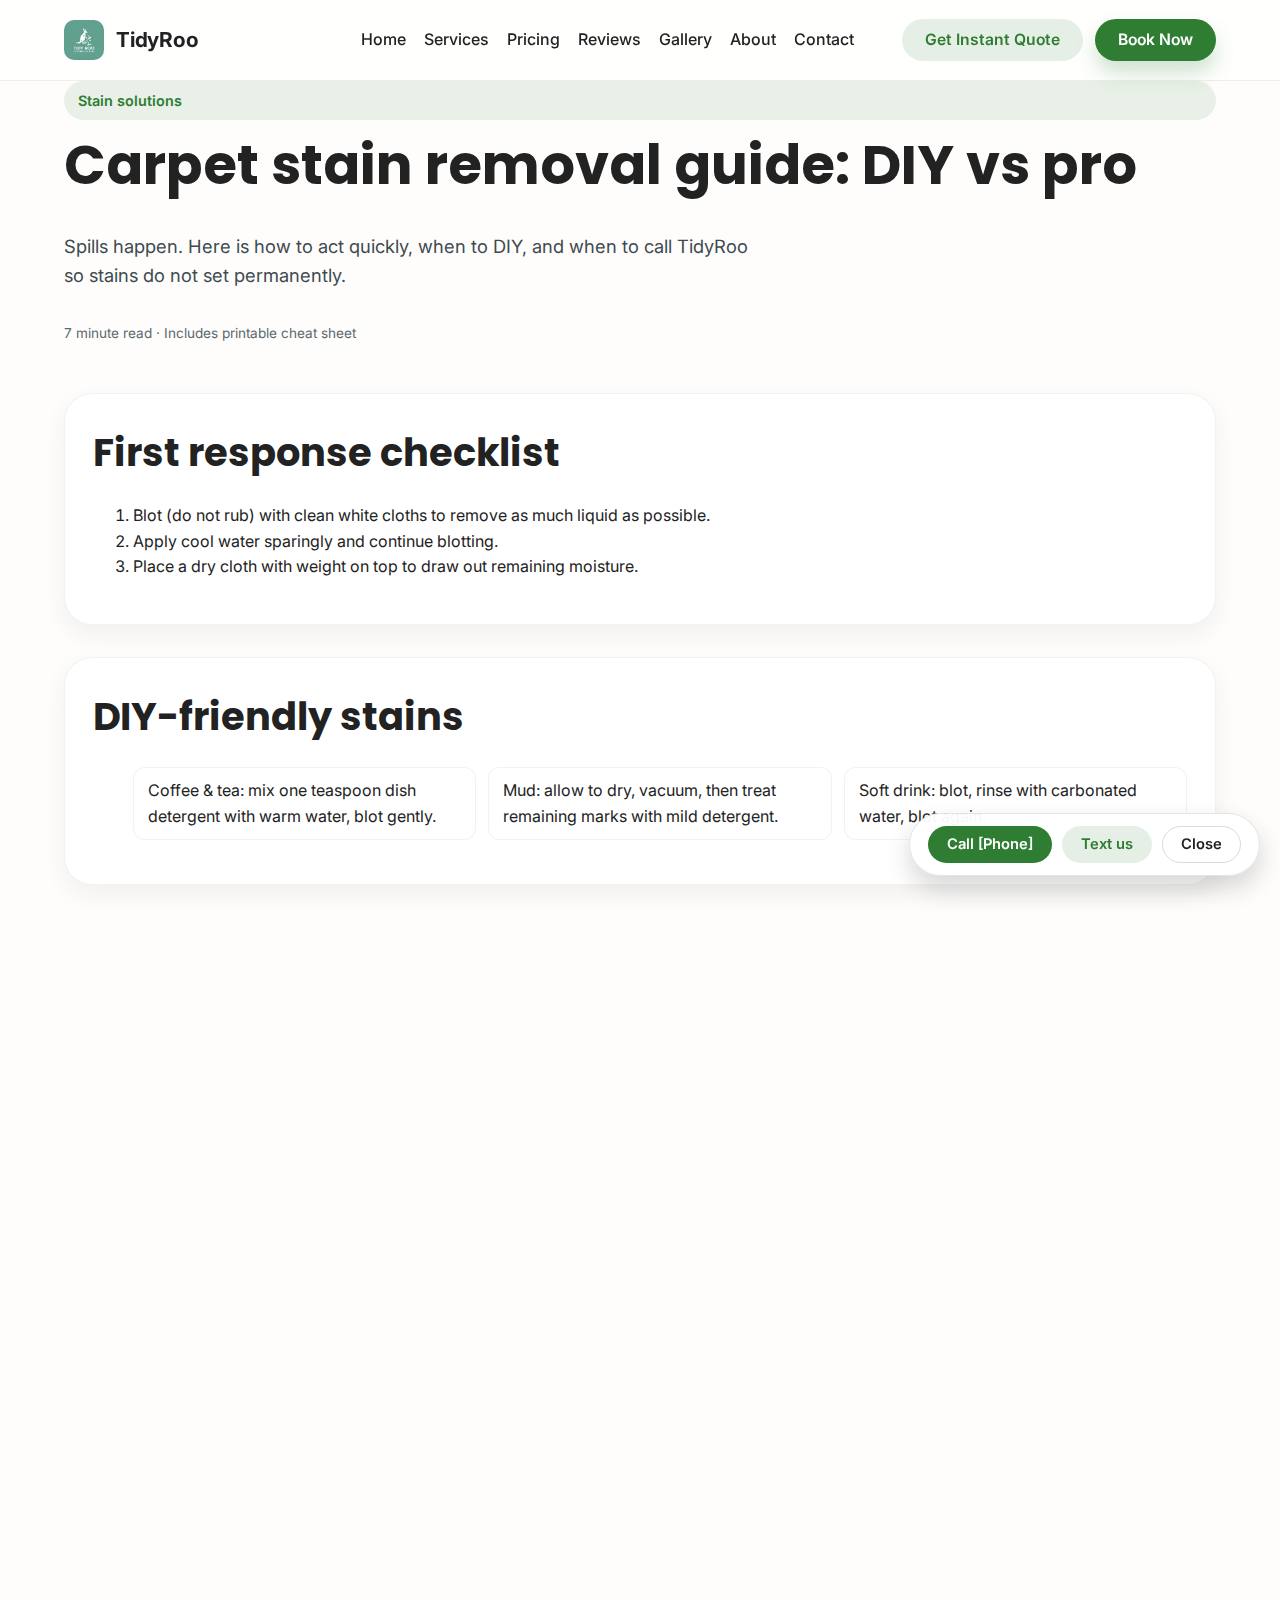
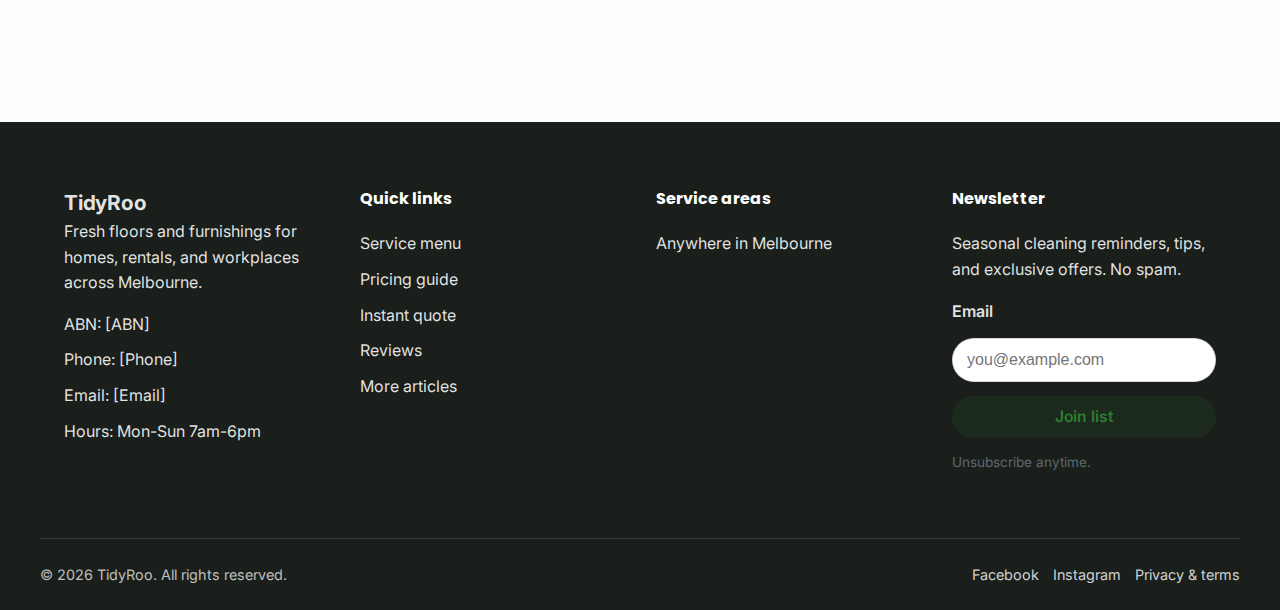
<file: blog-stain-removal.html>
﻿<!doctype html>
<html lang="en-AU">
<head>
  <meta charset="utf-8" />
  <meta name="viewport" content="width=device-width, initial-scale=1" />
  <title>Carpet Stain Removal Guide: DIY vs Pro | TidyRoo</title>
  <meta name="description" content="Decide when to treat carpet stains yourself and when to call a professional. Includes DIY steps, red flags, and preventive tips for [City] homes." />
  <link rel="canonical" href="https://tidyroo.com.au/blog-stain-removal.html" />
  <meta property="og:type" content="article" />
  <meta property="og:title" content="Carpet Stain Removal Guide: DIY vs Pro" />
  <meta property="og:description" content="TidyRoo technicians share stain removal advice and emergency steps for spills." />
  <meta property="og:url" content="https://tidyroo.com.au/blog-stain-removal.html" />
  <meta property="og:image" content="https://tidyroo.com.au/assets/blog-stain-guide.webp" />
  <link rel="preconnect" href="https://fonts.googleapis.com" />
  <link rel="preconnect" href="https://fonts.gstatic.com" crossorigin />
  <link href="https://fonts.googleapis.com/css2?family=Inter:wght@400;500;600;700&family=Poppins:wght@500;600;700&display=swap" rel="stylesheet" />
  <link rel="stylesheet" href="styles.css" />
  <link rel="icon" type="image/jpeg" href="images/logo.jpg" />
</head>
<body>
  <header class="site-header">
    <div class="container">
      <a class="brand" href="index.html">
        <span class="brand-icon" aria-hidden="true">🦘</span>
        <img class="brand-icon" src="images/logo.jpg" alt="" aria-hidden="true" />
        <span class="brand-text">TidyRoo</span>
      </a>
      <nav class="desktop-nav" aria-label="Main navigation">
        <a href="index.html">Home</a>
        <a href="services.html">Services</a>
        <a href="pricing.html">Pricing</a>
        <a href="reviews.html">Reviews</a>
        <a href="gallery.html">Gallery</a>
        <a href="about.html">About</a>
        <a href="contact.html">Contact</a>
      </nav>
      <div class="header-cta">
        <a class="btn btn-secondary" href="booking.html">Get Instant Quote</a>
        <a class="btn btn-primary" href="booking.html#quote-form">Book Now</a>
      </div>
      <button class="nav-toggle" id="menuToggle" aria-expanded="false" aria-controls="mobileNav">
        <span class="sr-only">Toggle navigation</span>
        <span></span>
        <span></span>
        <span></span>
      </button>
    </div>
    <nav class="mobile-nav" id="mobileNav" aria-expanded="false" aria-label="Mobile navigation">
      <a href="index.html">Home</a>
      <a href="services.html">Services</a>
      <a href="pricing.html">Pricing</a>
      <a href="reviews.html">Reviews</a>
      <a href="gallery.html">Gallery</a>
      <a href="about.html">About</a>
      <a href="contact.html">Contact</a>
      <div class="mobile-cta">
        <a class="btn btn-primary" href="booking.html#quote-form">Book Now</a>
        <a class="btn btn-outline" href="tel:[Phone]">Call [Phone]</a>
      </div>
    </nav>
  </header>

  <main>
    <article class="section section-light">
      <div class="container">
        <header class="hero-copy" style="gap: 16px;">
          <span class="hero-kicker">Stain solutions</span>
          <h1>Carpet stain removal guide: DIY vs pro</h1>
          <p class="lead">Spills happen. Here is how to act quickly, when to DIY, and when to call TidyRoo so stains do not set permanently.</p>
          <p class="helper-text">7 minute read · Includes printable cheat sheet</p>
        </header>
        <section class="card" style="margin-top: 32px;">
          <h2>First response checklist</h2>
          <ol>
            <li>Blot (do not rub) with clean white cloths to remove as much liquid as possible.</li>
            <li>Apply cool water sparingly and continue blotting.</li>
            <li>Place a dry cloth with weight on top to draw out remaining moisture.</li>
          </ol>
        </section>
        <section class="card" style="margin-top: 32px;">
          <h2>DIY-friendly stains</h2>
          <ul class="service-area-list">
            <li>Coffee & tea: mix one teaspoon dish detergent with warm water, blot gently.</li>
            <li>Mud: allow to dry, vacuum, then treat remaining marks with mild detergent.</li>
            <li>Soft drink: blot, rinse with carbonated water, blot again.</li>
          </ul>
        </section>
        <section class="card" style="margin-top: 32px;">
          <h2>Call a professional for</h2>
          <ul class="service-area-list">
            <li>Red wine or cordial (especially on wool blends)</li>
            <li>Pet urine or faeces (requires subsurface flush and enzyme treatment)</li>
            <li>Blood, vomit, or biohazards</li>
            <li>Rust, ink, or dye transfer</li>
          </ul>
          <p class="helper-text"><a href="tel:[Phone]">Call [Phone]</a> for urgent advice and we will walk you through safe interim steps.</p>
        </section>
        <section class="card" style="margin-top: 32px;">
          <h2>Common mistakes</h2>
          <ul>
            <li>Using bleach on coloured carpets (causes permanent damage)</li>
            <li>Excessive scrubbing that distorts pile or spreads the stain</li>
            <li>Over-wetting which leads to mould or wicking</li>
          </ul>
        </section>
        <section class="card" style="margin-top: 32px;">
          <h2>Prevention tips</h2>
          <ul>
            <li>Apply stain guard to high-traffic and dining zones</li>
            <li>Keep a kit with white cloths, neutral detergent, and enzyme cleaner</li>
            <li>Schedule professional steam cleaning every 6-12 months to reset fibres</li>
          </ul>
        </section>
      </div>
    </article>
  </main>

  <footer class="site-footer">
    <div class="container footer-grid">
      <div>
        <a class="brand" href="index.html">
          <span class="brand-icon" aria-hidden="true">🦘</span>
          <span class="brand-text">TidyRoo</span>
        </a>
        <p>Fresh floors and furnishings for homes, rentals, and workplaces across Melbourne.</p>
        <ul class="footer-meta">
          <li>ABN: [ABN]</li>
          <li>Phone: <a href="tel:[Phone]">[Phone]</a></li>
          <li>Email: <a href="mailto:[Email]">[Email]</a></li>
          <li>Hours: Mon-Sun 7am-6pm</li>
        </ul>
      </div>
      <div>
        <h4>Quick links</h4>
        <ul class="footer-links">
          <li><a href="services.html">Service menu</a></li>
          <li><a href="pricing.html">Pricing guide</a></li>
          <li><a href="booking.html">Instant quote</a></li>
          <li><a href="reviews.html">Reviews</a></li>
          <li><a href="blog.html">More articles</a></li>
        </ul>
      </div>
      <div>
        <h4>Service areas</h4>
        <ul class="service-areas">
          <li>Anywhere in Melbourne</li>
        </ul>
      </div>
      <div>
        <h4>Newsletter</h4>
        <p>Seasonal cleaning reminders, tips, and exclusive offers. No spam.</p>
        <form class="newsletter" data-enhanced>
          <label for="newsletterEmailStain">Email</label>
          <input id="newsletterEmailStain" type="email" name="email" placeholder="you@example.com" required />
          <button class="btn btn-secondary" type="submit">Join list</button>
          <p class="helper-text">Unsubscribe anytime.</p>
        </form>
        <p class="notice" data-form-response hidden>Thanks for joining the TidyRoo crew! Check your inbox for a welcome tip sheet.</p>
      </div>
    </div>
    <div class="container footer-bottom">
      <span>© <span id="currentYear"></span> TidyRoo. All rights reserved.</span>
      <div class="social-links">
        <a href="https://www.facebook.com/tidyroo" aria-label="Facebook">Facebook</a>
        <a href="https://www.instagram.com/tidyroo" aria-label="Instagram">Instagram</a>
        <a href="legal.html">Privacy & terms</a>
      </div>
    </div>
  </footer>

  <div class="floating-contact" id="contactFab">
    <a class="btn btn-primary btn-sm" href="tel:[Phone]">Call [Phone]</a>
    <a class="btn btn-secondary btn-sm" href="https://wa.me/61XXXXXXXXX" target="_blank" rel="noopener">Text us</a>
    <button class="btn btn-outline btn-sm" type="button" data-dismiss-fab aria-label="Hide contact options">Close</button>
  </div>

  <script src="script.js" defer></script>
</body>
</html>
</file>
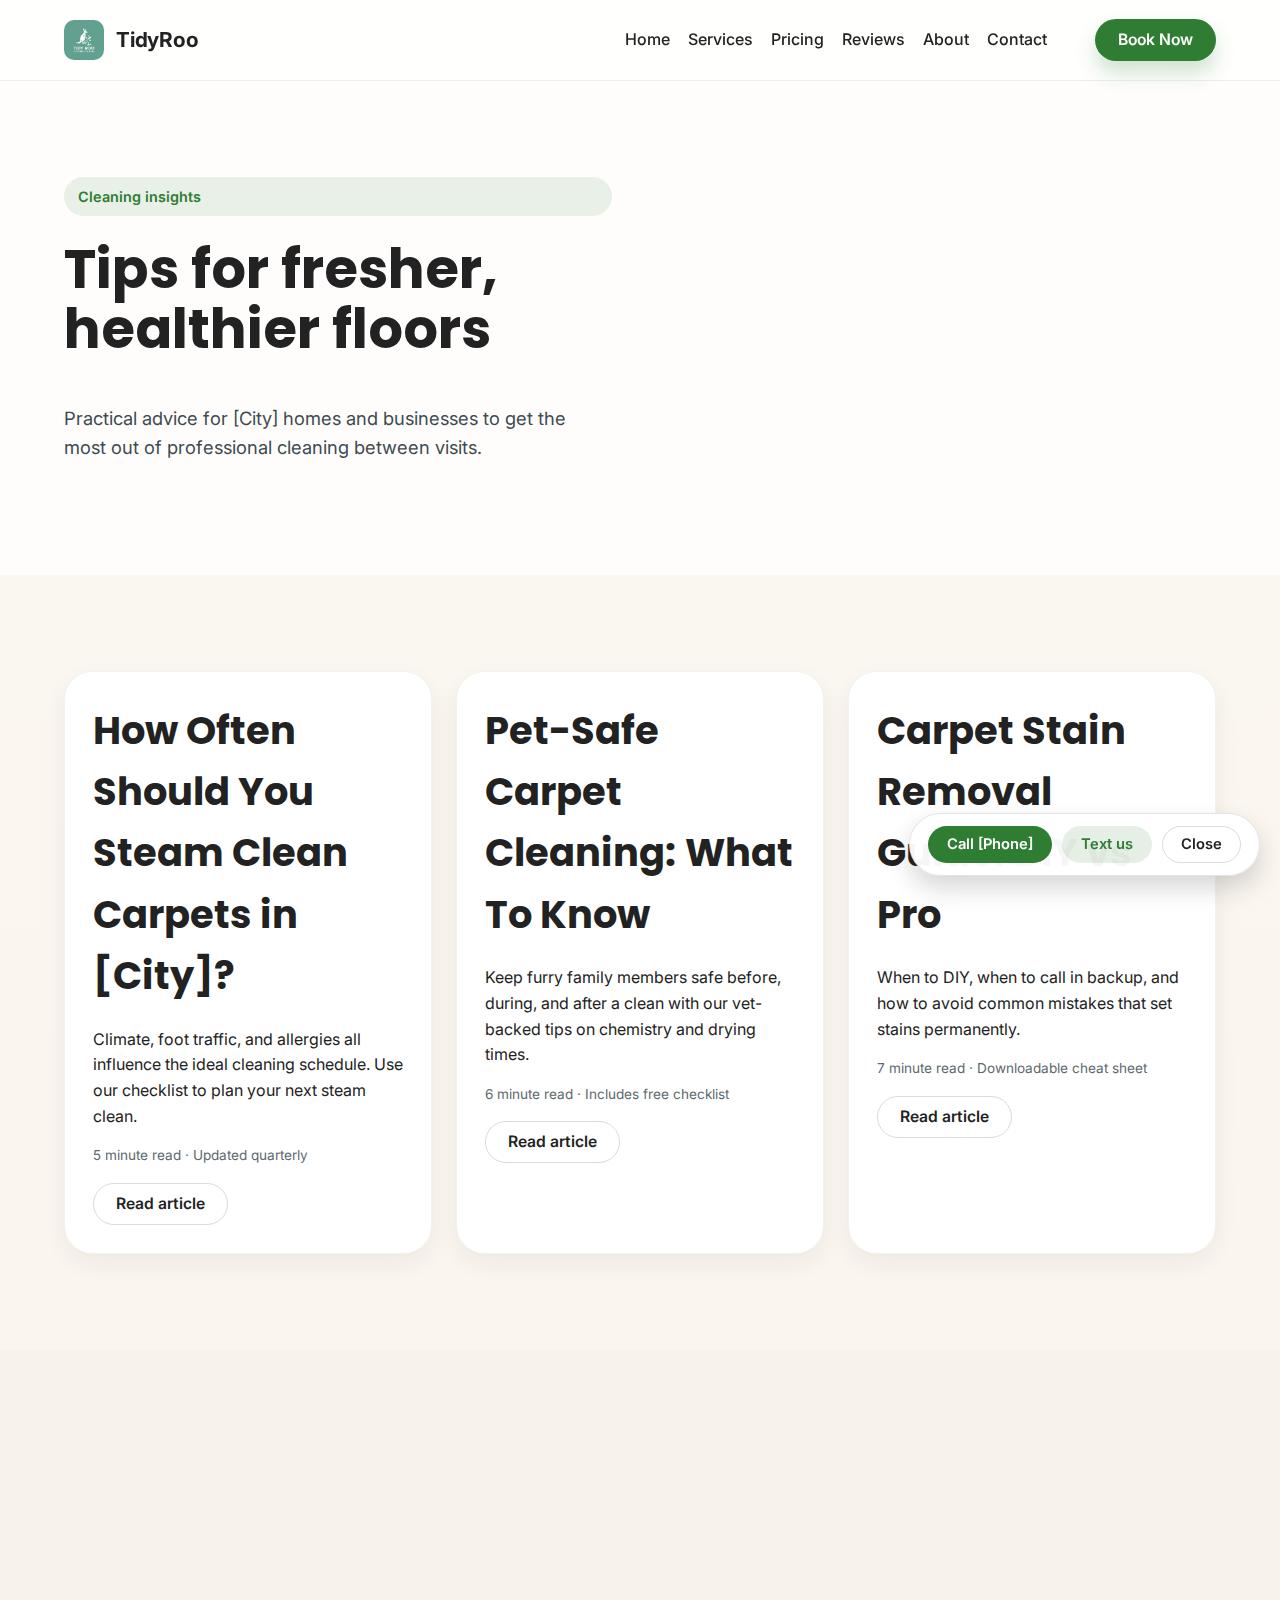
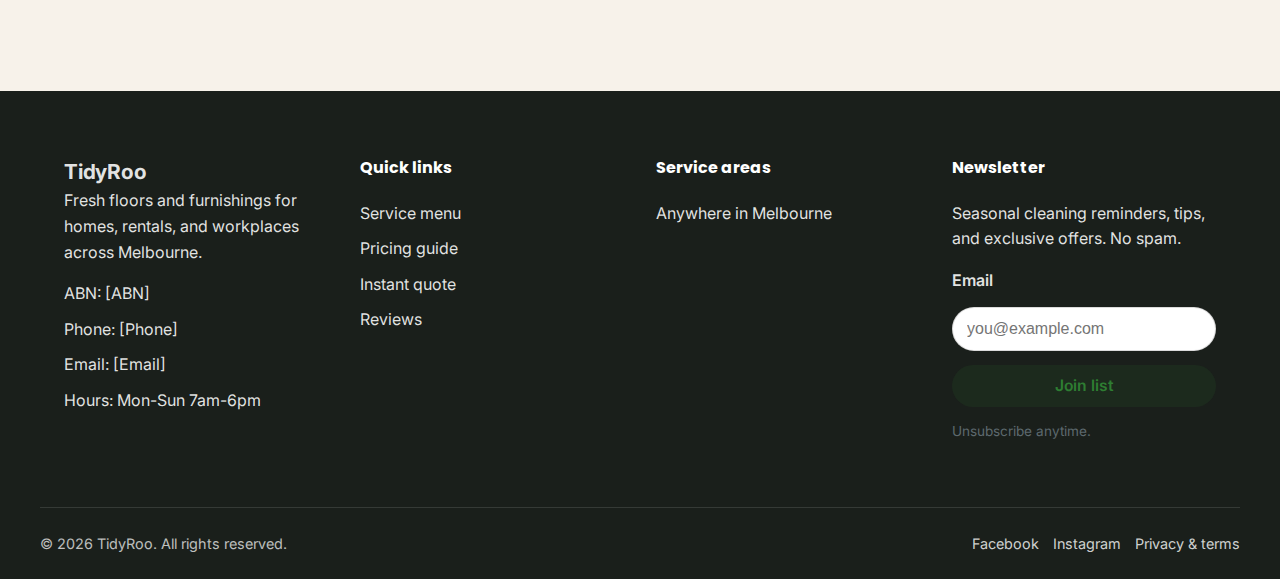
<file: blog.html>
﻿<!doctype html>
<html lang="en-AU">
<head>
  <meta charset="utf-8" />
  <meta name="viewport" content="width=device-width, initial-scale=1" />
  <title>Blog | TidyRoo Cleaning Tips</title>
  <meta name="description" content="TidyRoo's carpet and upholstery cleaning blog featuring expert tips for [City] homes, pet-friendly advice, and DIY versus professional guidance." />
  <link rel="canonical" href="https://tidyroo.com.au/blog.html" />
  <meta property="og:type" content="website" />
  <meta property="og:title" content="TidyRoo Blog" />
  <meta property="og:description" content="Learn how often to steam clean carpets, pet-safe cleaning advice, and stain removal tips from TidyRoo." />
  <meta property="og:url" content="https://tidyroo.com.au/blog.html" />
  <meta property="og:image" content="https://tidyroo.com.au/assets/blog-hero.webp" />
  <link rel="preconnect" href="https://fonts.googleapis.com" />
  <link rel="preconnect" href="https://fonts.gstatic.com" crossorigin />
  <link href="https://fonts.googleapis.com/css2?family=Inter:wght@400;500;600;700&family=Poppins:wght@500;600;700&display=swap" rel="stylesheet" />
  <link rel="stylesheet" href="styles.css" />
  <link rel="icon" type="image/jpeg" href="images/logo.jpg" />
</head>
<body>
  <header class="site-header">
    <div class="container">
      <a class="brand" href="index.html">
        <span class="brand-icon" aria-hidden="true">🦘</span>
        <img class="brand-icon" src="images/logo.jpg" alt="" aria-hidden="true" />
        <span class="brand-text">TidyRoo</span>
      </a>
      <nav class="desktop-nav" aria-label="Main navigation">
        <a href="index.html">Home</a>
        <a href="services.html">Services</a>
        <a href="pricing.html">Pricing</a>
        <a href="reviews.html">Reviews</a>
        <a href="about.html">About</a>
        <a href="contact.html">Contact</a>
      </nav>
      <div class="header-cta">
        <a class="btn btn-primary" href="booking.html#quote-form">Book Now</a>
      </div>
      <button class="nav-toggle" id="menuToggle" aria-expanded="false" aria-controls="mobileNav">
        <span class="sr-only">Toggle navigation</span>
        <span></span>
        <span></span>
        <span></span>
      </button>
    </div>
    <nav class="mobile-nav" id="mobileNav" aria-expanded="false" aria-label="Mobile navigation">
      <a href="index.html">Home</a>
      <a href="services.html">Services</a>
      <a href="pricing.html">Pricing</a>
      <a href="reviews.html">Reviews</a>
      <a href="about.html">About</a>
      <a href="contact.html">Contact</a>
      <div class="mobile-cta">
        <a class="btn btn-primary" href="booking.html#quote-form">Book Now</a>
        <a class="btn btn-outline" href="tel:[Phone]">Call [Phone]</a>
      </div>
    </nav>
  </header>

  <main>
    <section class="section section-light">
      <div class="container hero">
        <div class="hero-copy">
          <span class="hero-kicker">Cleaning insights</span>
          <h1>Tips for fresher, healthier floors</h1>
          <p class="lead">Practical advice for [City] homes and businesses to get the most out of professional cleaning between visits.</p>
        </div>
      </div>
    </section>

    <section class="section">
      <div class="container card-grid">
        <article class="card">
          <h2><a href="blog-how-often.html">How Often Should You Steam Clean Carpets in [City]?</a></h2>
          <p>Climate, foot traffic, and allergies all influence the ideal cleaning schedule. Use our checklist to plan your next steam clean.</p>
          <p class="helper-text">5 minute read · Updated quarterly</p>
          <a class="btn btn-outline" href="blog-how-often.html">Read article</a>
        </article>
        <article class="card">
          <h2><a href="blog-pet-safe.html">Pet-Safe Carpet Cleaning: What To Know</a></h2>
          <p>Keep furry family members safe before, during, and after a clean with our vet-backed tips on chemistry and drying times.</p>
          <p class="helper-text">6 minute read · Includes free checklist</p>
          <a class="btn btn-outline" href="blog-pet-safe.html">Read article</a>
        </article>
        <article class="card">
          <h2><a href="blog-stain-removal.html">Carpet Stain Removal Guide: DIY vs Pro</a></h2>
          <p>When to DIY, when to call in backup, and how to avoid common mistakes that set stains permanently.</p>
          <p class="helper-text">7 minute read · Downloadable cheat sheet</p>
          <a class="btn btn-outline" href="blog-stain-removal.html">Read article</a>
        </article>
      </div>
    </section>

    <section class="section section-muted">
      <div class="container">
        <div class="cta-strip">
          <div>
            <strong>Need expert help?</strong>
            <p>Jump from tips to action with same-day booking support.</p>
          </div>
          <div class="hero-ctas">
            <a class="btn btn-primary" href="booking.html#quote-form">Book a clean</a>
            <a class="btn btn-secondary" href="tel:[Phone]">Call [Phone]</a>
          </div>
        </div>
      </div>
    </section>
  </main>

  <footer class="site-footer">
    <div class="container footer-grid">
      <div>
        <a class="brand" href="index.html">
          <span class="brand-icon" aria-hidden="true">🦘</span>
          <span class="brand-text">TidyRoo</span>
        </a>
        <p>Fresh floors and furnishings for homes, rentals, and workplaces across Melbourne.</p>
        <ul class="footer-meta">
          <li>ABN: [ABN]</li>
          <li>Phone: <a href="tel:[Phone]">[Phone]</a></li>
          <li>Email: <a href="mailto:[Email]">[Email]</a></li>
          <li>Hours: Mon-Sun 7am-6pm</li>
        </ul>
      </div>
      <div>
        <h4>Quick links</h4>
        <ul class="footer-links">
          <li><a href="services.html">Service menu</a></li>
          <li><a href="pricing.html">Pricing guide</a></li>
          <li><a href="booking.html">Instant quote</a></li>
          <li><a href="reviews.html">Reviews</a></li>
        </ul>
      </div>
      <div>
        <h4>Service areas</h4>
        <ul class="service-areas">
          <li>Anywhere in Melbourne</li>
        </ul>
      </div>
      <div>
        <h4>Newsletter</h4>
        <p>Seasonal cleaning reminders, tips, and exclusive offers. No spam.</p>
        <form class="newsletter" data-enhanced>
          <label for="newsletterEmailBlog">Email</label>
          <input id="newsletterEmailBlog" type="email" name="email" placeholder="you@example.com" required />
          <button class="btn btn-secondary" type="submit">Join list</button>
          <p class="helper-text">Unsubscribe anytime.</p>
        </form>
        <p class="notice" data-form-response hidden>Thanks for joining the TidyRoo crew! Check your inbox for a welcome tip sheet.</p>
      </div>
    </div>
    <div class="container footer-bottom">
      <span>© <span id="currentYear"></span> TidyRoo. All rights reserved.</span>
      <div class="social-links">
        <a href="https://www.facebook.com/tidyroo" aria-label="Facebook">Facebook</a>
        <a href="https://www.instagram.com/tidyroo" aria-label="Instagram">Instagram</a>
        <a href="legal.html">Privacy & terms</a>
      </div>
    </div>
  </footer>

  <div class="floating-contact" id="contactFab">
    <a class="btn btn-primary btn-sm" href="tel:[Phone]">Call [Phone]</a>
    <a class="btn btn-secondary btn-sm" href="https://wa.me/61XXXXXXXXX" target="_blank" rel="noopener">Text us</a>
    <button class="btn btn-outline btn-sm" type="button" data-dismiss-fab aria-label="Hide contact options">Close</button>
  </div>

  <script src="script.js" defer></script>
</body>
</html>
</file>
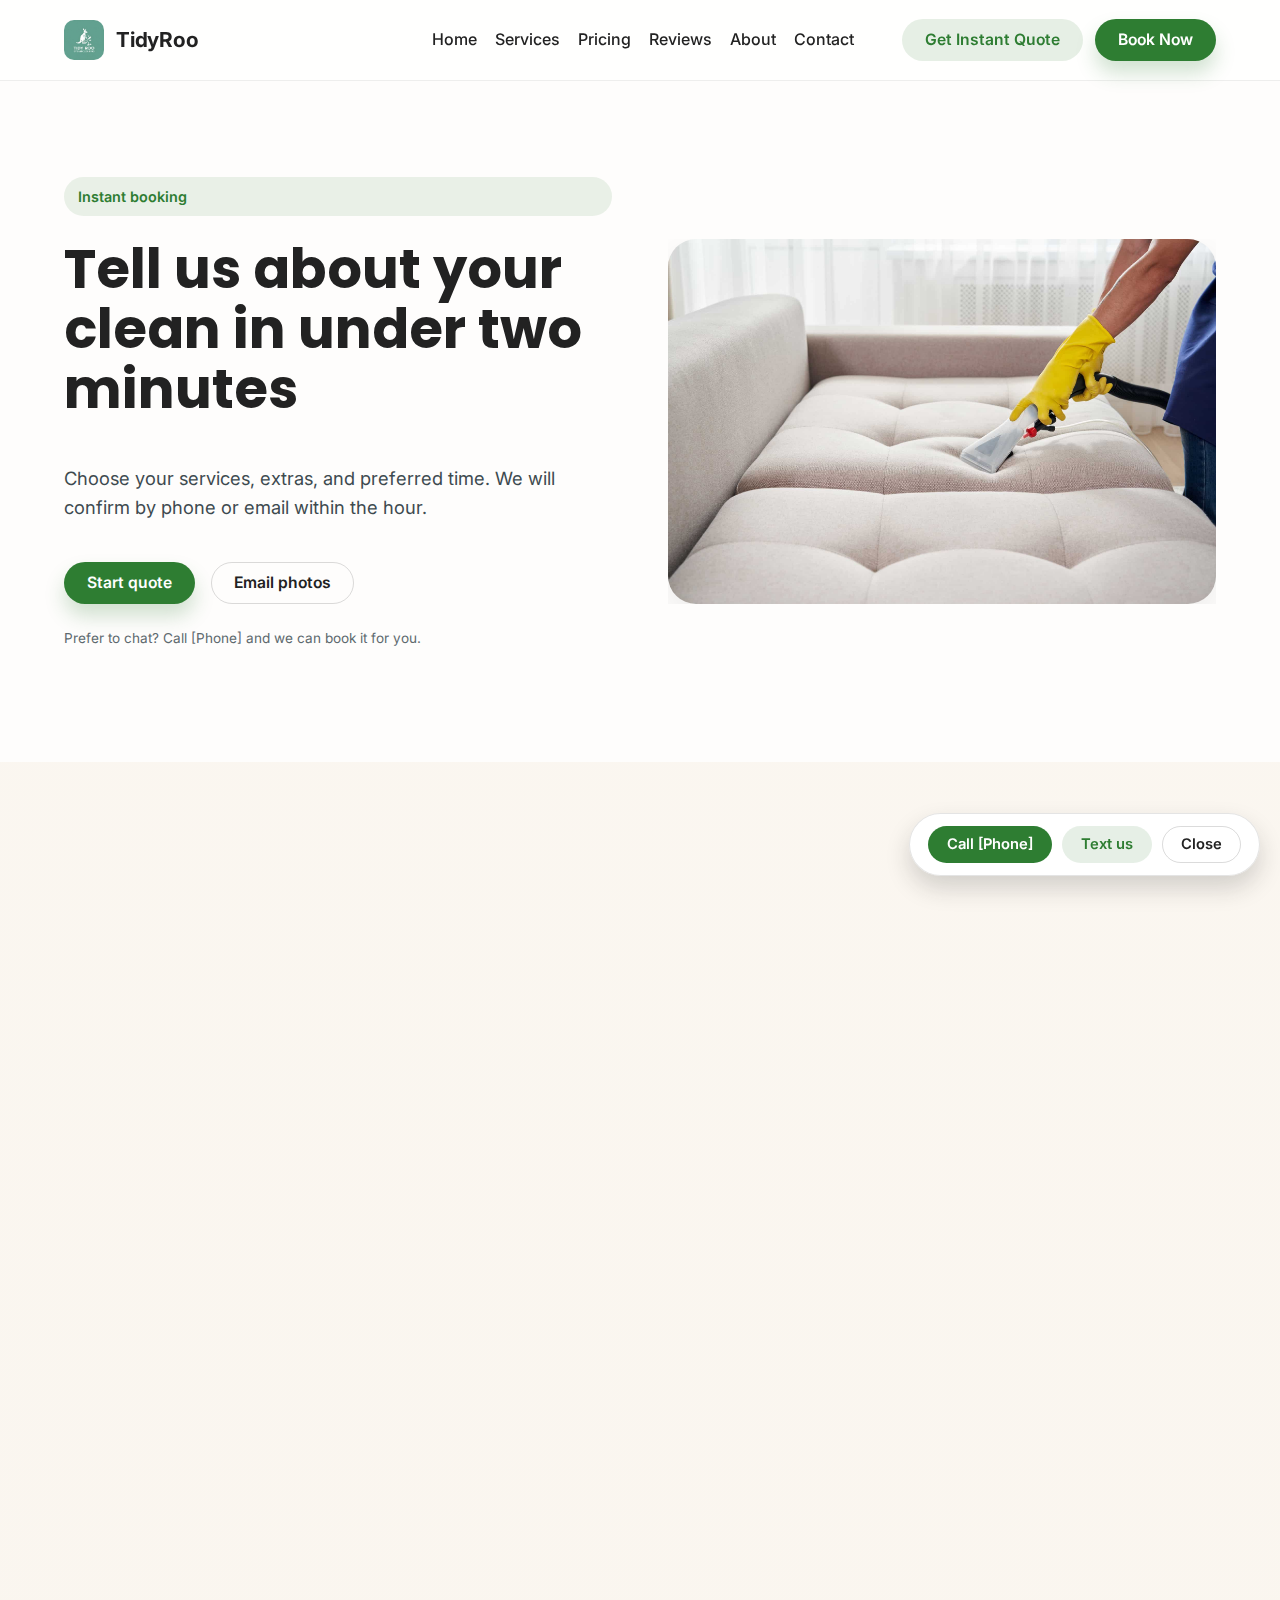
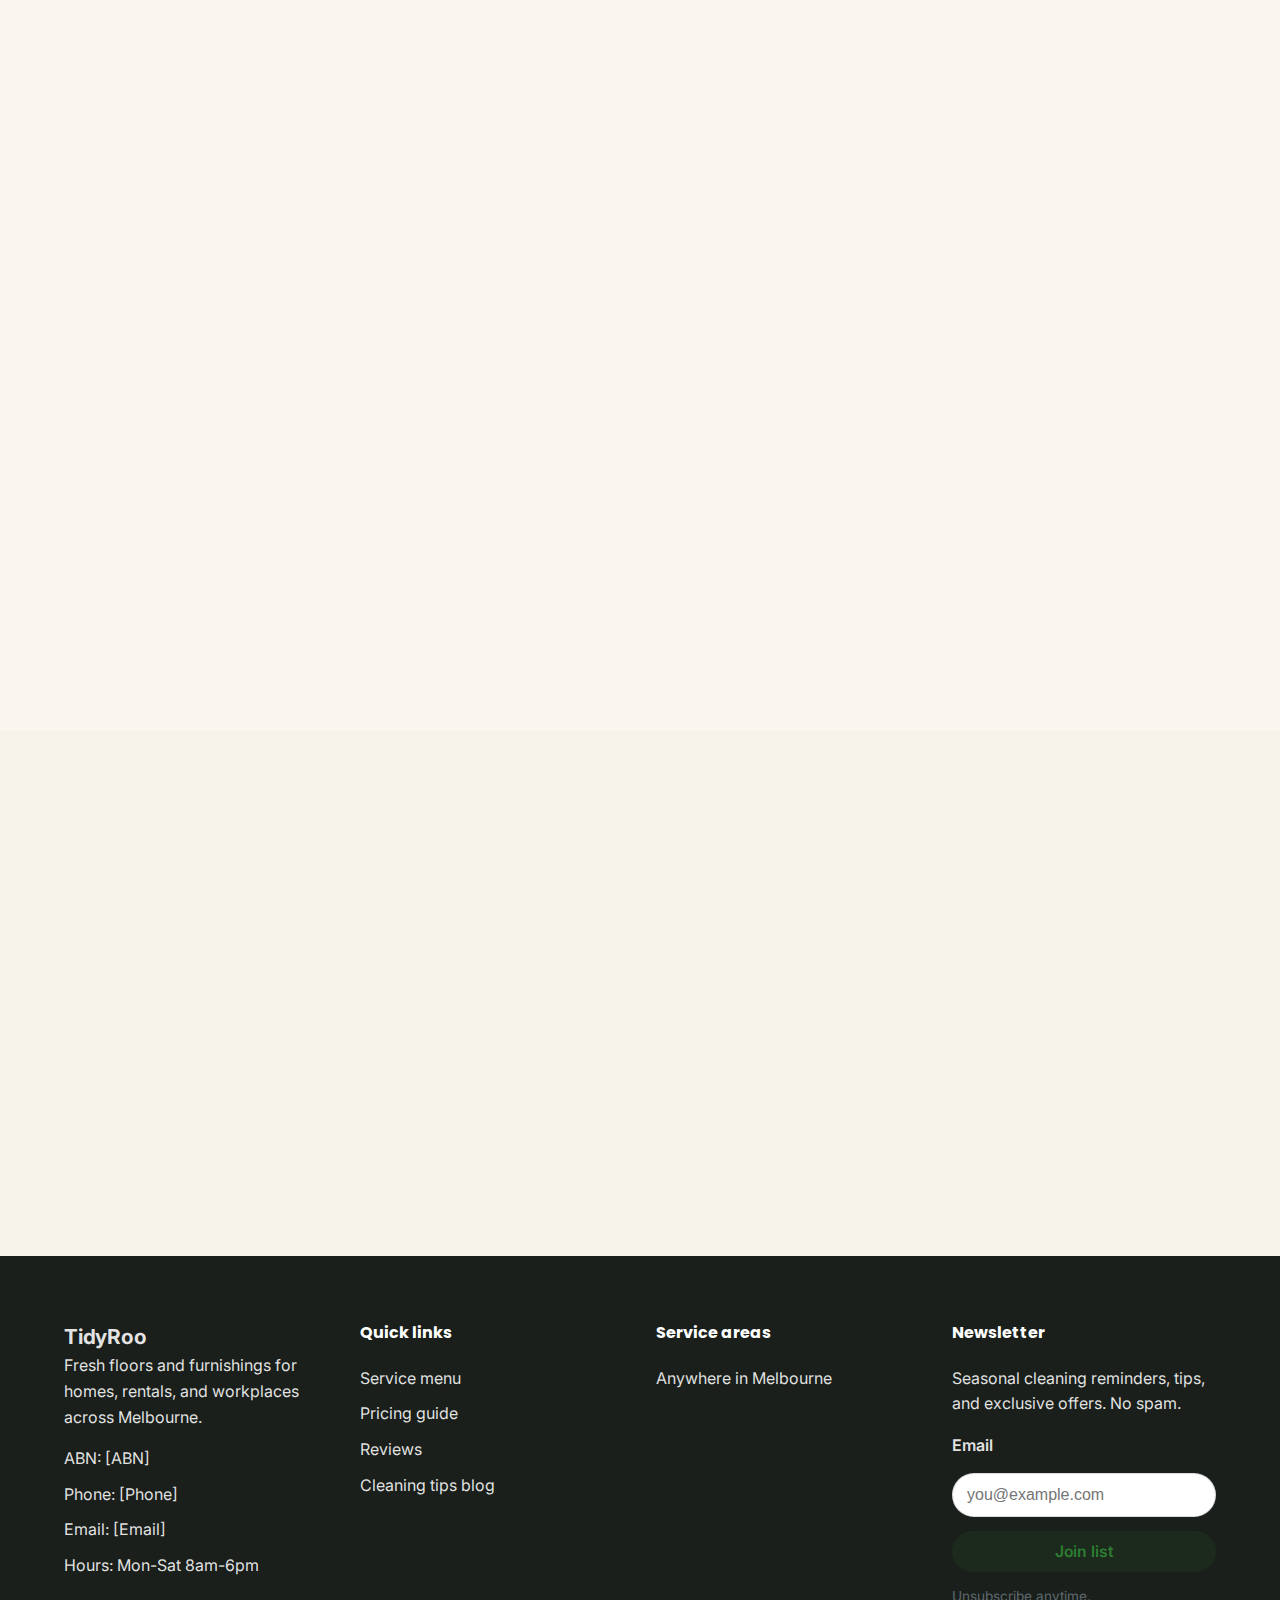
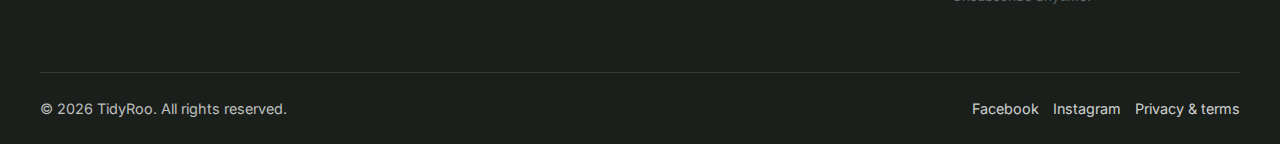
<file: booking.html>
﻿<!doctype html>
<html lang="en-AU">
<head>
  <meta charset="utf-8" />
  <meta name="viewport" content="width=device-width, initial-scale=1" />
  <title>Book Online | TidyRoo Instant Quote</title>
  <meta name="description" content="Get an instant quote for carpet steam cleaning, upholstery, tiles, and more. Choose your rooms, add-on services, and preferred time. Same-day slots available." />
  <link rel="canonical" href="https://tidyroo.com.au/booking.html" />

  <!-- Open Graph -->
  <meta property="og:type" content="website" />
  <meta property="og:title" content="Book TidyRoo" />
  <meta property="og:description" content="Schedule carpet and upholstery cleaning with TidyRoo in under two minutes. Same-day service windows and satisfaction guarantee." />
  <meta property="og:url" content="https://tidyroo.com.au/booking.html" />
  <meta property="og:image" content="https://tidyroo.com.au/assets/booking-hero.webp" />

  <!-- Fonts / CSS -->
  <link rel="preconnect" href="https://fonts.googleapis.com" />
  <link rel="preconnect" href="https://fonts.gstatic.com" crossorigin />
  <link href="https://fonts.googleapis.com/css2?family=Inter:wght@400;500;600;700&family=Poppins:wght@500;600;700&display=swap" rel="stylesheet" />
  <link rel="stylesheet" href="styles.css" />
  <link rel="icon" type="image/jpeg" href="images/logo.jpg" />
</head>
<body>
  <header class="site-header">
    <div class="container">
      <a class="brand" href="index.html">
        <span class="brand-icon" aria-hidden="true">🦘</span>
        <img class="brand-icon" src="images/logo.jpg" alt="" aria-hidden="true" />
        <span class="brand-text">TidyRoo</span>
      </a>

      <nav class="desktop-nav" aria-label="Main navigation">
        <a href="index.html">Home</a>
        <a href="services.html">Services</a>
        <a href="pricing.html">Pricing</a>
        <a href="reviews.html">Reviews</a>
        <a href="about.html">About</a>
        <a href="contact.html">Contact</a>
      </nav>

      <div class="header-cta">
        <a class="btn btn-secondary" href="#quote-form">Get Instant Quote</a>
        <a class="btn btn-primary" href="#quote-form">Book Now</a>
      </div>

      <button class="nav-toggle" id="menuToggle" aria-expanded="false" aria-controls="mobileNav">
        <span class="sr-only">Toggle navigation</span>
        <span></span><span></span><span></span>
      </button>
    </div>

    <nav class="mobile-nav" id="mobileNav" aria-expanded="false" aria-label="Mobile navigation">
      <a href="index.html">Home</a>
      <a href="services.html">Services</a>
      <a href="pricing.html">Pricing</a>
      <a href="reviews.html">Reviews</a>
      <a href="about.html">About</a>
      <a href="contact.html">Contact</a>
      <div class="mobile-cta">
        <a class="btn btn-primary" href="#quote-form">Book Now</a>
        <a class="btn btn-outline" href="tel:[Phone]">Call [Phone]</a>
      </div>
    </nav>
  </header>

  <main>
    <section class="section section-light">
      <div class="container hero">
        <div class="hero-copy">
          <span class="hero-kicker">Instant booking</span>
          <h1>Tell us about your clean in under two minutes</h1>
          <p class="lead">Choose your services, extras, and preferred time. We will confirm by phone or email within the hour.</p>
          <div class="hero-ctas">
            <a class="btn btn-primary" href="#quote-form">Start quote</a>
            <a class="btn btn-outline" href="mailto:[Email]">Email photos</a>
          </div>
          <div class="mobile-only">
            <p class="helper-text">Prefer to chat? <a href="tel:[Phone]">Call [Phone]</a> and we can book it for you.</p>
          </div>
        </div>

        <div class="hero-media">
          <picture>
            <source srcset="images/booking.jpg" type="image/jpeg" />
            <img src="images/booking.jpg" alt="Homeowner booking a cleaning service on a tablet" loading="lazy" />
          </picture>
        </div>
      </div>
    </section>

    <section class="section" id="quote-form">
      <div class="container">
        <div class="card">
          <h2>Instant quote & booking form</h2>
          <p class="helper-text">Fields marked with * are required. We never share your details.</p>

          <form class="form-grid" id="quoteForm" data-enhanced>
            <label class="full">Full name *
              <input name="name" type="text" autocomplete="name" required />
            </label>

            <label>Phone *
              <input name="phone" type="tel" inputmode="tel" autocomplete="tel" placeholder="04xx xxx xxx" required />
            </label>

            <label>Email *
              <input name="email" type="email" autocomplete="email" required />
            </label>

            <label class="full">Address / suburb *
              <input
                id="address"
                name="address"
                placeholder="e.g. 123 Boundary Rd, Carlton"
                autocomplete="street-address address-level2 postal-code"
                required />
            </label>

            <label>Property type
              <select name="property">
                <option value="house">House</option>
                <option value="apartment">Apartment</option>
                <option value="townhouse">Townhouse</option>
                <option value="office">Office / commercial</option>
              </select>
            </label>

            <label>Rooms (carpeted)
              <input name="rooms" type="number" min="0" step="1" value="3" />
            </label>

            <label>Primary service *
              <select name="service" required>
                <option value="carpet">Carpet steam cleaning</option>
                <option value="upholstery">Upholstery cleaning</option>
                <option value="rugs">Rug cleaning</option>
                <option value="mattress">Mattress sanitising</option>
                <option value="tiles">Tile & grout cleaning</option>
              </select>
            </label>

            <fieldset class="full" style="border: none; padding: 0; margin: 0; display: grid; gap: 12px;">
              <legend>Extras</legend>
              <label><input type="checkbox" name="extras[]" value="stain-guard" /> Stain guard protection</label>
              <label><input type="checkbox" name="extras[]" value="deodorise" checked /> Deodorising</label>
              <label><input type="checkbox" name="extras[]" value="flood" /> Flood extraction / emergency dry</label>
            </fieldset>

            <label>Preferred date
              <input name="date" type="date" />
            </label>

            <label>Preferred time window
              <select name="time">
                <option value="morning">Morning (7am-11am)</option>
                <option value="midday">Midday (11am-2pm)</option>
                <option value="afternoon">Afternoon (2pm-6pm)</option>
                <option value="after-hours">After hours (on request)</option>
              </select>
            </label>

            <label class="full">Notes
              <textarea name="notes" rows="4" placeholder="Room sizes, stains, parking access, pets, or special requests"></textarea>
            </label>

            <label>Upload photos
              <input type="file" name="photos" accept="image/*" multiple />
              <span class="helper-text">Optional: add stain or layout photos to speed up quoting.</span>
            </label>

            <div class="card full" style="background: rgba(244,233,219,0.6); border: 1px solid rgba(34,34,34,0.08);">
              <p class="helper-text desktop-only">Need help? Call <a href="tel:[Phone]">[Phone]</a> for immediate assistance.</p>
              <p class="helper-text">Estimate: <strong id="quoteSummary">Enter room details to view your estimate.</strong></p>
            </div>

            <div class="full" style="display: flex; flex-wrap: wrap; gap: 16px; align-items: center;">
              <button class="btn btn-primary" type="submit">Submit booking request</button>
              <a class="btn btn-secondary" href="tel:[Phone]">Call instead</a>
              <span class="helper-text">We respond within one business hour during opening times.</span>
            </div>
          </form>

          <p class="notice" data-form-response hidden>Thanks! A TidyRoo coordinator will confirm the details shortly.</p>
        </div>
      </div>
    </section>

    <section class="section section-muted">
      <div class="container card-grid">
        <article class="card">
          <h2>What to expect next</h2>
          <ol style="padding-left: 20px; display: grid; gap: 12px;">
            <li>We confirm your appointment time and share the name of your technician.</li>
            <li>You receive an email with preparation tips and a reminder the day prior.</li>
            <li>On arrival we walk through the space, confirm pricing, and get started.</li>
          </ol>
        </article>

        <article class="card">
          <h2>Need rapid response?</h2>
          <p>Flood, tenancy handover, or allergy flare-up? Call us and mention our priority list. We hold emergency slots daily.</p>
          <a class="btn btn-outline" href="tel:[Phone]">Call [Phone]</a>
        </article>
      </div>
    </section>
  </main>

  <footer class="site-footer">
    <div class="container footer-grid">
      <div>
        <a class="brand" href="index.html">
          <span class="brand-icon" aria-hidden="true">🦘</span>
          <span class="brand-text">TidyRoo</span>
        </a>
        <p>Fresh floors and furnishings for homes, rentals, and workplaces across Melbourne.</p>
        <ul class="footer-meta">
          <li>ABN: [ABN]</li>
          <li>Phone: <a href="tel:[Phone]">[Phone]</a></li>
          <li>Email: <a href="mailto:[Email]">[Email]</a></li>
          <li>Hours: Mon-Sat 8am-6pm</li>
        </ul>
      </div>

      <div>
        <h4>Quick links</h4>
        <ul class="footer-links">
          <li><a href="services.html">Service menu</a></li>
          <li><a href="pricing.html">Pricing guide</a></li>
          <li><a href="reviews.html">Reviews</a></li>
          <li><a href="blog.html">Cleaning tips blog</a></li>
        </ul>
      </div>

      <div>
        <h4>Service areas</h4>
        <ul class="service-areas">
          <li>Anywhere in Melbourne</li>
        </ul>
      </div>

      <div>
        <h4>Newsletter</h4>
        <p>Seasonal cleaning reminders, tips, and exclusive offers. No spam.</p>
        <form class="newsletter" data-enhanced>
          <label for="newsletterEmailBooking">Email</label>
          <input id="newsletterEmailBooking" type="email" name="email" placeholder="you@example.com" required />
          <button class="btn btn-secondary" type="submit">Join list</button>
          <p class="helper-text">Unsubscribe anytime.</p>
        </form>
        <p class="notice" data-form-response hidden>Thanks for joining the TidyRoo crew! Check your inbox for a welcome tip sheet.</p>
      </div>
    </div>

    <div class="container footer-bottom">
      <span>© <span id="currentYear"></span> TidyRoo. All rights reserved.</span>
      <div class="social-links">
        <a href="https://www.facebook.com/tidyroo" aria-label="Facebook">Facebook</a>
        <a href="https://www.instagram.com/tidyroo" aria-label="Instagram">Instagram</a>
        <a href="legal.html">Privacy & terms</a>
      </div>
    </div>
  </footer>

  <div class="floating-contact" id="contactFab">
    <a class="btn btn-primary btn-sm" href="tel:[Phone]">Call [Phone]</a>
    <a class="btn btn-secondary btn-sm" href="https://wa.me/61XXXXXXXXX" target="_blank" rel="noopener">Text us</a>
    <button class="btn btn-outline btn-sm" type="button" data-dismiss-fab aria-label="Hide contact options">Close</button>
  </div>

  <!-- Your app script (handles nav, estimate, forms, year, etc.) -->
  <script src="script.js" defer></script>

  <!--
    Optional: Google Places API for address autocomplete.
    To enable, replace YOUR_API_KEY with a valid key and
    remove the surrounding HTML comment so the script loads.

    <script
      src="https://maps.googleapis.com/maps/api/js?key=YOUR_API_KEY&libraries=places&region=AU&callback=initAutocomplete"
      async defer></script>
  -->
</body>
</html>
</file>
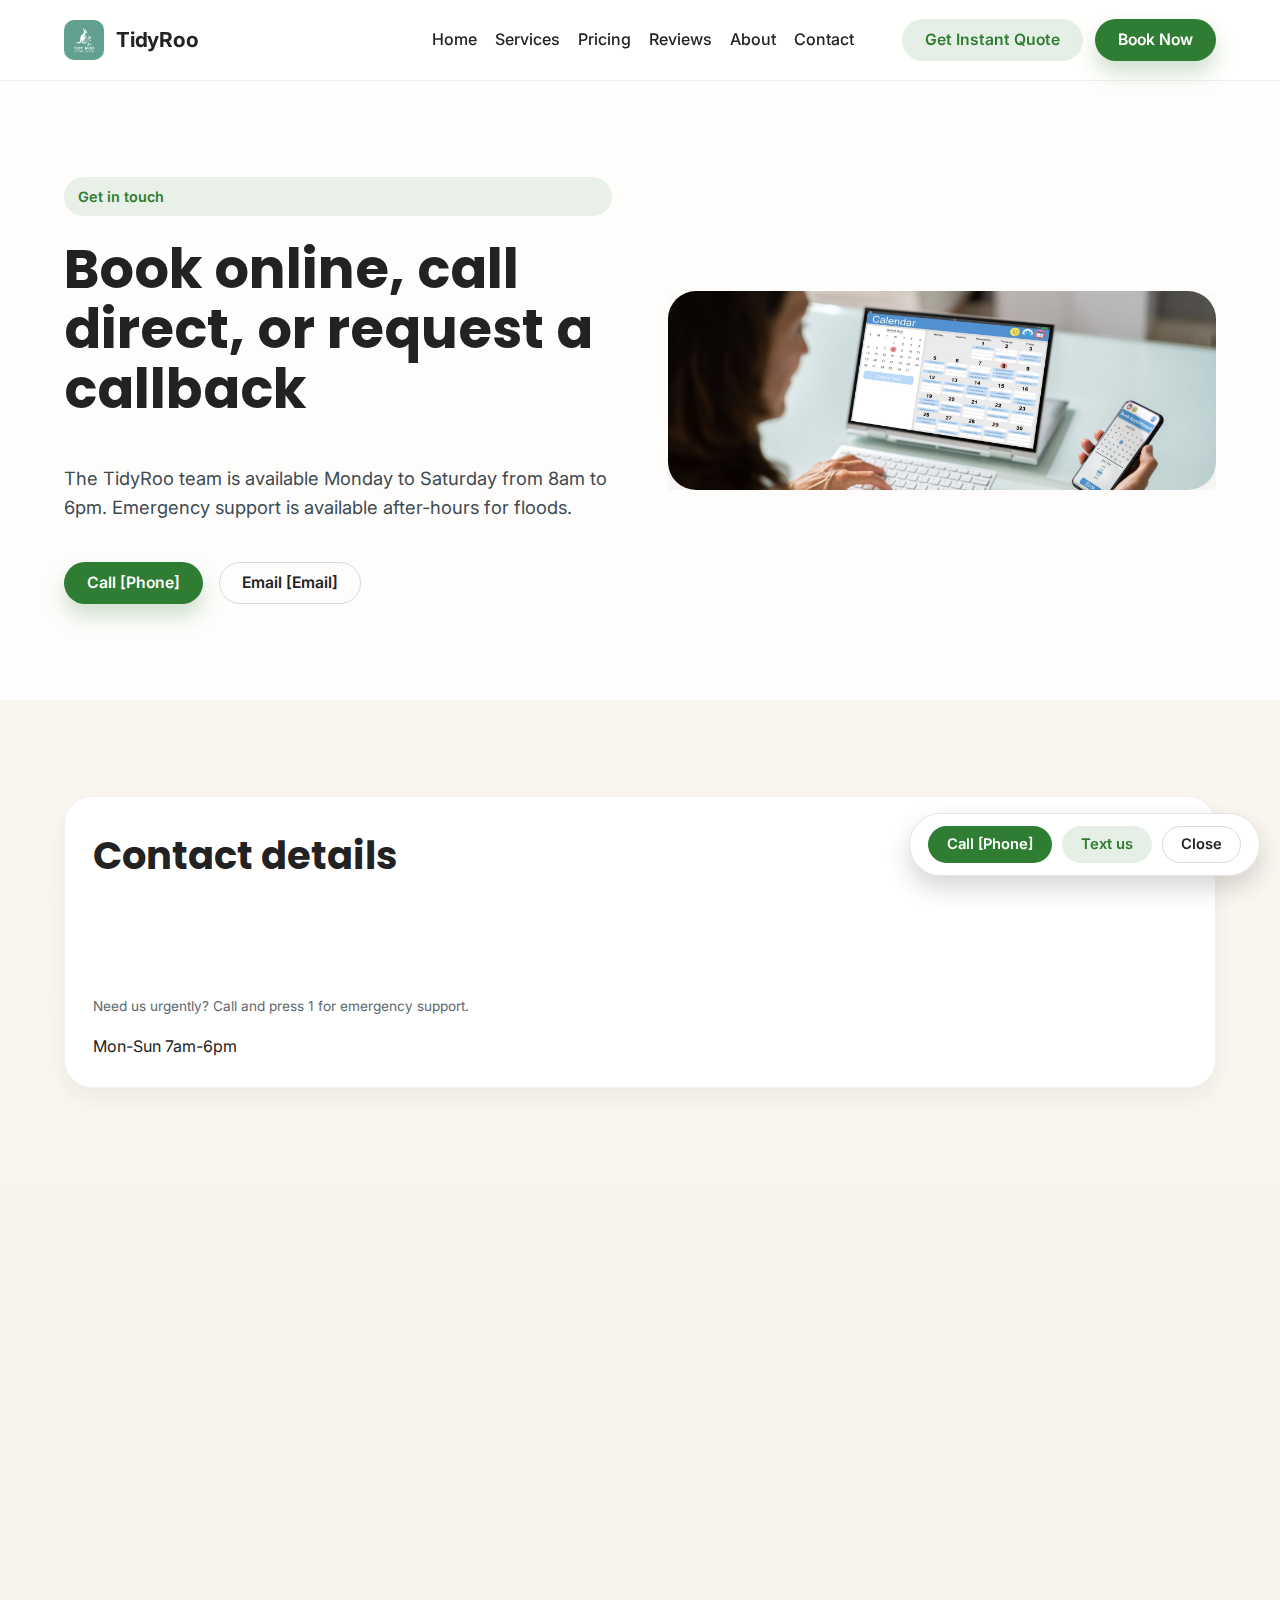
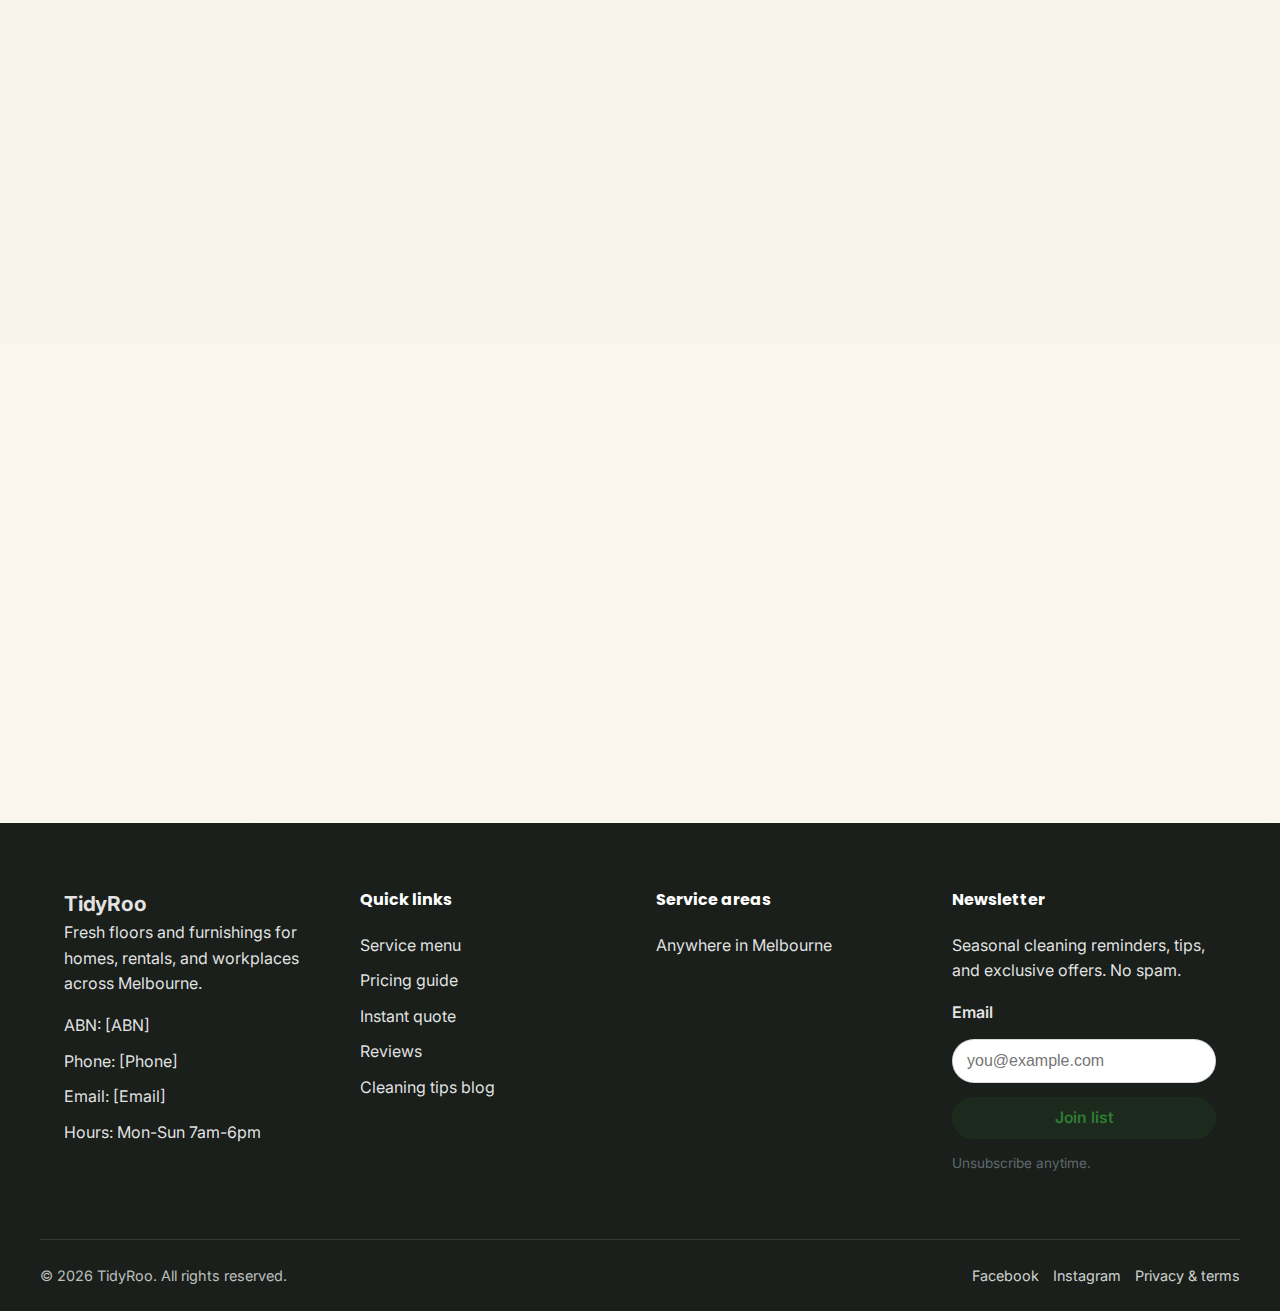
<file: contact.html>
﻿<!doctype html>
<html lang="en-AU">
<head>
  <meta charset="utf-8" />
  <meta name="viewport" content="width=device-width, initial-scale=1" />
  <title>Contact TidyRoo | Quote, Call, or Visit</title>
  <meta name="description" content="Contact TidyRoo for carpet steam cleaning in [City]. Call, email, request a callback, or view our service radius map and business hours." />
  <link rel="canonical" href="https://tidyroo.com.au/contact.html" />
  <meta property="og:type" content="website" />
  <meta property="og:title" content="Contact TidyRoo" />
  <meta property="og:description" content="Same-day carpet and upholstery cleaning slots available. Call [Phone] or request a callback online." />
  <meta property="og:url" content="https://tidyroo.com.au/contact.html" />
  <meta property="og:image" content="https://tidyroo.com.au/assets/contact-hero.webp" />
  <link rel="preconnect" href="https://fonts.googleapis.com" />
  <link rel="preconnect" href="https://fonts.gstatic.com" crossorigin />
  <link href="https://fonts.googleapis.com/css2?family=Inter:wght@400;500;600;700&family=Poppins:wght@500;600;700&display=swap" rel="stylesheet" />
  <link rel="stylesheet" href="styles.css" />
  <link rel="icon" type="image/jpeg" href="images/logo.jpg" />
</head>
<body>
  <header class="site-header">
    <div class="container">
      <a class="brand" href="index.html">
        <span class="brand-icon" aria-hidden="true">🦘</span>
        <img class="brand-icon" src="images/logo.jpg" alt="" aria-hidden="true" />
        <span class="brand-text">TidyRoo</span>
      </a>
      <nav class="desktop-nav" aria-label="Main navigation">
        <a href="index.html">Home</a>
        <a href="services.html">Services</a>
        <a href="pricing.html">Pricing</a>
        <a href="reviews.html">Reviews</a>
        <a href="about.html">About</a>
        <a href="contact.html" aria-current="page">Contact</a>
      </nav>
      <div class="header-cta">
        <a class="btn btn-secondary" href="booking.html">Get Instant Quote</a>
        <a class="btn btn-primary" href="booking.html#quote-form">Book Now</a>
      </div>
      <button class="nav-toggle" id="menuToggle" aria-expanded="false" aria-controls="mobileNav">
        <span class="sr-only">Toggle navigation</span>
        <span></span>
        <span></span>
        <span></span>
      </button>
    </div>
    <nav class="mobile-nav" id="mobileNav" aria-expanded="false" aria-label="Mobile navigation">
      <a href="index.html">Home</a>
      <a href="services.html">Services</a>
      <a href="pricing.html">Pricing</a>
      <a href="reviews.html">Reviews</a>
      <a href="about.html">About</a>
      <a href="contact.html" aria-current="page">Contact</a>
      <div class="mobile-cta">
        <a class="btn btn-primary" href="booking.html#quote-form">Book Now</a>
        <a class="btn btn-outline" href="tel:[Phone]">Call [Phone]</a>
      </div>
    </nav>
  </header>

  <main>
    <section class="section section-light">
      <div class="container hero">
        <div class="hero-copy">
          <span class="hero-kicker">Get in touch</span>
          <h1>Book online, call direct, or request a callback</h1>
          <p class="lead">The TidyRoo team is available Monday to Saturday from 8am to 6pm. Emergency support is available after-hours for floods.</p>
          <div class="hero-ctas">
            <a class="btn btn-primary" href="tel:[Phone]">Call [Phone]</a>
            <a class="btn btn-outline" href="mailto:[Email]">Email [Email]</a>
          </div>
        </div>
        <div class="hero-media">
          <picture>
            <source srcset="images/online.jpg" type="image/jpeg" />
            <img src="images/online.jpg" alt="TidyRoo support team taking customer calls" loading="lazy" />
          </picture>
        </div>
      </div>
    </section>

    <section class="section">
      <div class="container card-grid">
        <article class="card">
          <h2>Contact details</h2>
          <ul class="service-area-list">
            <li>Phone: <a href="tel:[Phone]">[Phone]</a></li>
            <li>Email: <a href="mailto:[Email]">[Email]</a></li>
            <li>ABN: [ABN]</li>
            <li>Service area: Greater Melbourne & surrounds</li>
          </ul>
          <p class="helper-text">Need us urgently? Call and press 1 for emergency support.</p>
          <div class="badge-live">Mon-Sun 7am-6pm</div>
        </article>
      </div>
    </section>

    <section class="section section-muted" id="callback">
  <div class="container">
    <div class="card">
      <h2>Request a callback</h2>
      <p class="helper-text">
        We will ring you back within one business hour (faster during open hours).
      </p>

      <!-- Netlify form -->
      <form
        class="form-grid"
        name="callback"
        method="POST"
        data-netlify="true"
        data-netlify-honeypot="callback-bot-field"
        data-enhanced
      >
        <!-- Required for Netlify -->
        <input type="hidden" name="form-name" value="callback" />

        <!-- Honeypot (spam trap) -->
        <p style="display:none;">
          <label>Don’t fill this out:
            <input name="callback-bot-field" />
          </label>
        </p>

        <label>Name *
          <input name="callback-name" type="text" required />
        </label>
        <label>Phone *
          <input name="callback-phone" type="tel" required />
        </label>
        <label>Email
          <input name="callback-email" type="email" />
        </label>
        <label>Preferred contact time
          <select name="callback-time">
            <option value="asap">As soon as possible</option>
            <option value="morning">Morning</option>
            <option value="afternoon">Afternoon</option>
            <option value="evening">Evening</option>
          </select>
        </label>
        <label class="full">How can we help?
          <textarea
            name="callback-notes"
            rows="4"
            required
            placeholder="Tell us about your space, stains, pets, or timing"
          ></textarea>
        </label>
        <div
          class="full"
          style="display:flex; gap:16px; flex-wrap:wrap; align-items:center;"
        >
          <button class="btn btn-primary" type="submit">Request callback</button>
          <a class="btn btn-secondary" href="tel:[Phone]">Call now</a>
        </div>
      </form>

      <p class="notice" data-form-response hidden>
        Thanks! We will give you a buzz shortly.
      </p>
    </div>
  </div>
</section>


    <section class="section">
      <div class="container card-grid">
        <article class="card">
          <h2>Stay connected</h2>
          <ul class="service-area-list">
            <li><a href="https://www.facebook.com/tidyroo">Facebook</a></li>
            <li><a href="https://www.instagram.com/tidyroo">Instagram</a></li>
            <li><a href="https://www.linkedin.com/company/tidyroo">LinkedIn</a></li>
            <li><a href="https://www.youtube.com/" aria-label="YouTube">YouTube</a></li>
          </ul>
        </article>
        <article class="card">
          <h2>Documents</h2>
          <ul class="service-area-list">
            <li><a href="legal.html#privacy">Privacy policy</a></li>
            <li><a href="legal.html#terms">Terms & conditions</a></li>
            <li><a href="legal.html#refund">Refund & re-clean policy</a></li>
            <li><a href="mailto:[Email]">Request insurance certificate</a></li>
          </ul>
        </article>
      </div>
    </section>
  </main>

  <footer class="site-footer">
    <div class="container footer-grid">
      <div>
        <a class="brand" href="index.html">
          <span class="brand-icon" aria-hidden="true">🦘</span>
          <span class="brand-text">TidyRoo</span>
        </a>
        <p>Fresh floors and furnishings for homes, rentals, and workplaces across Melbourne.</p>
        <ul class="footer-meta">
          <li>ABN: [ABN]</li>
          <li>Phone: <a href="tel:[Phone]">[Phone]</a></li>
          <li>Email: <a href="mailto:[Email]">[Email]</a></li>
          <li>Hours: Mon-Sun 7am-6pm</li>
        </ul>
      </div>
      <div>
        <h4>Quick links</h4>
        <ul class="footer-links">
          <li><a href="services.html">Service menu</a></li>
          <li><a href="pricing.html">Pricing guide</a></li>
          <li><a href="booking.html">Instant quote</a></li>
          <li><a href="reviews.html">Reviews</a></li>
          <li><a href="blog.html">Cleaning tips blog</a></li>
        </ul>
      </div>
      <div>
        <h4>Service areas</h4>
        <ul class="service-areas">
          <li>Anywhere in Melbourne</li>
        </ul>
      </div>
      <div>
        <h4>Newsletter</h4>
        <p>Seasonal cleaning reminders, tips, and exclusive offers. No spam.</p>
        <form class="newsletter" data-enhanced>
          <label for="newsletterEmailContact">Email</label>
          <input id="newsletterEmailContact" type="email" name="email" placeholder="you@example.com" required />
          <button class="btn btn-secondary" type="submit">Join list</button>
          <p class="helper-text">Unsubscribe anytime.</p>
        </form>
        <p class="notice" data-form-response hidden>Thanks for joining the TidyRoo crew! Check your inbox for a welcome tip sheet.</p>
      </div>
    </div>
    <div class="container footer-bottom">
      <span>© <span id="currentYear"></span> TidyRoo. All rights reserved.</span>
      <div class="social-links">
        <a href="https://www.facebook.com/tidyroo" aria-label="Facebook">Facebook</a>
        <a href="https://www.instagram.com/tidyroo" aria-label="Instagram">Instagram</a>
        <a href="legal.html">Privacy & terms</a>
      </div>
    </div>
  </footer>

  <div class="floating-contact" id="contactFab">
    <a class="btn btn-primary btn-sm" href="tel:[Phone]">Call [Phone]</a>
    <a class="btn btn-secondary btn-sm" href="https://wa.me/61XXXXXXXXX" target="_blank" rel="noopener">Text us</a>
    <button class="btn btn-outline btn-sm" type="button" data-dismiss-fab aria-label="Hide contact options">Close</button>
  </div>

  <script src="script.js" defer></script>
</body>
</html>
</file>
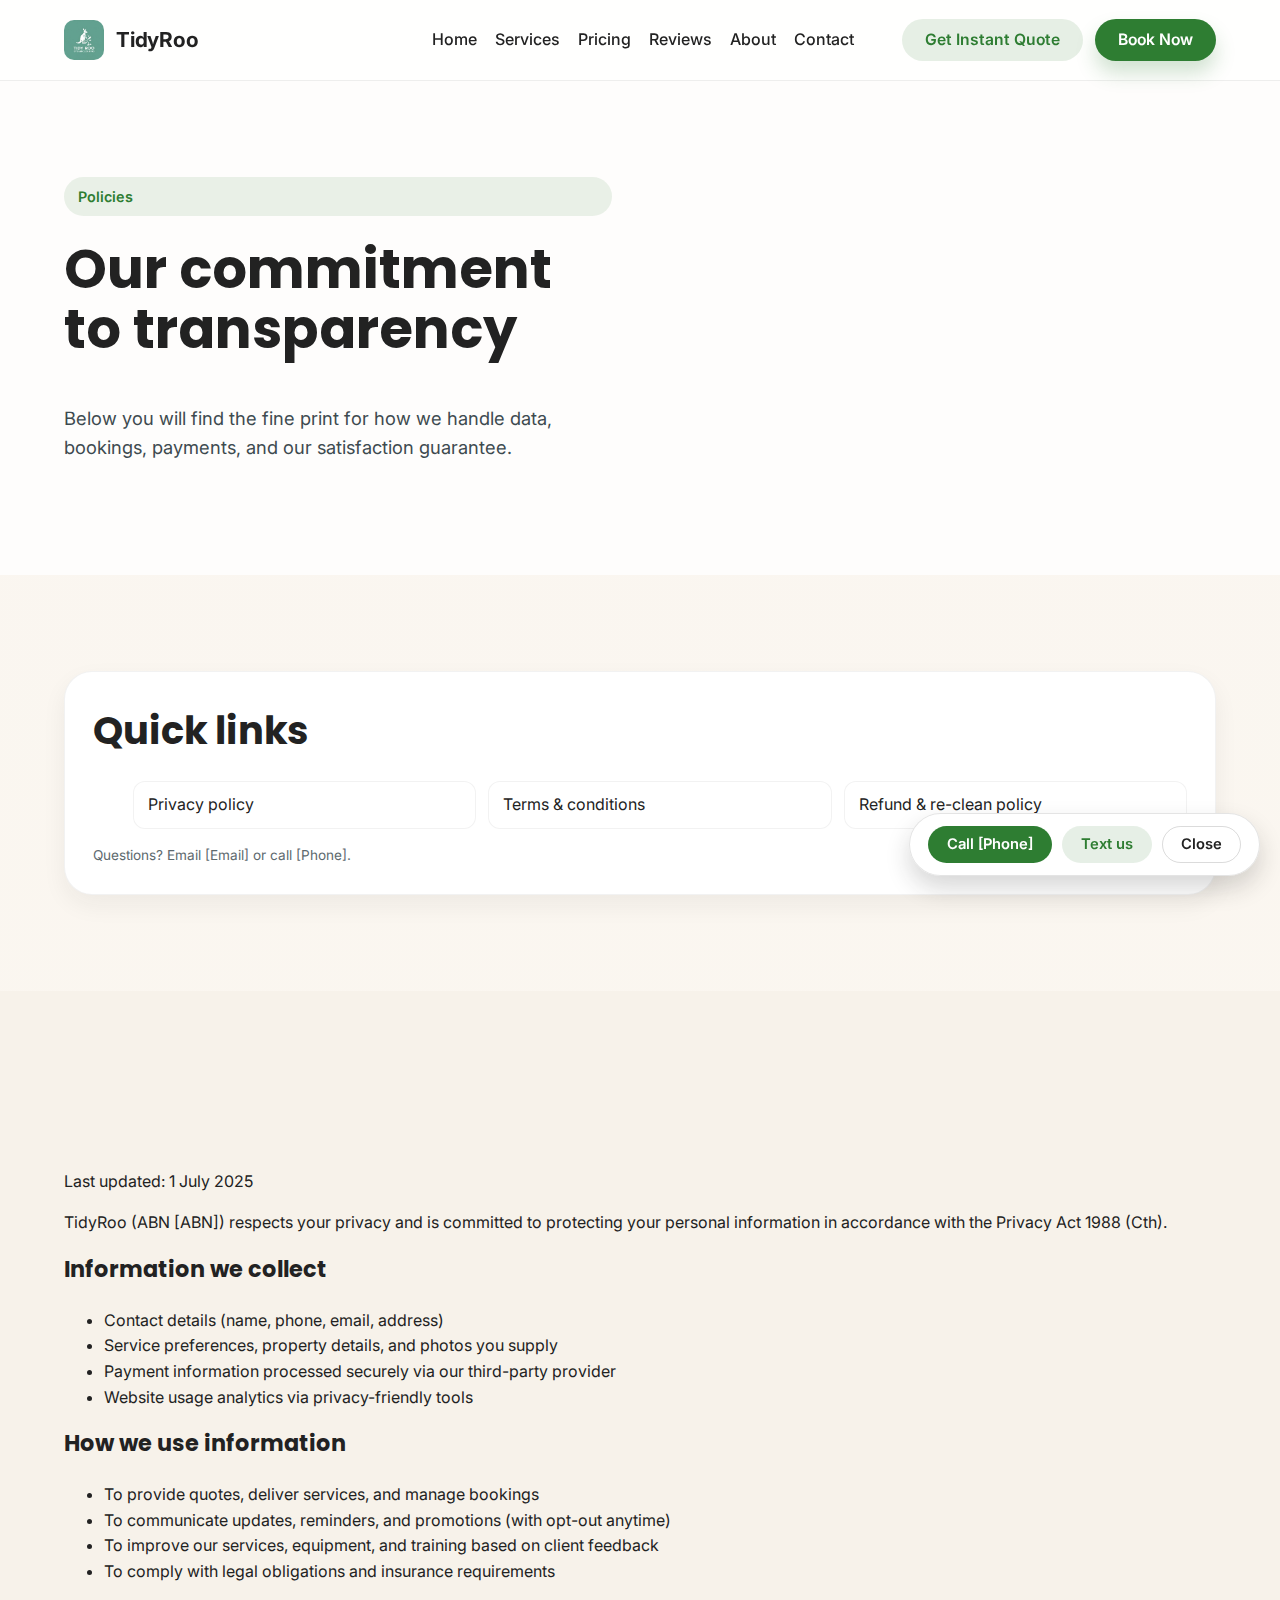
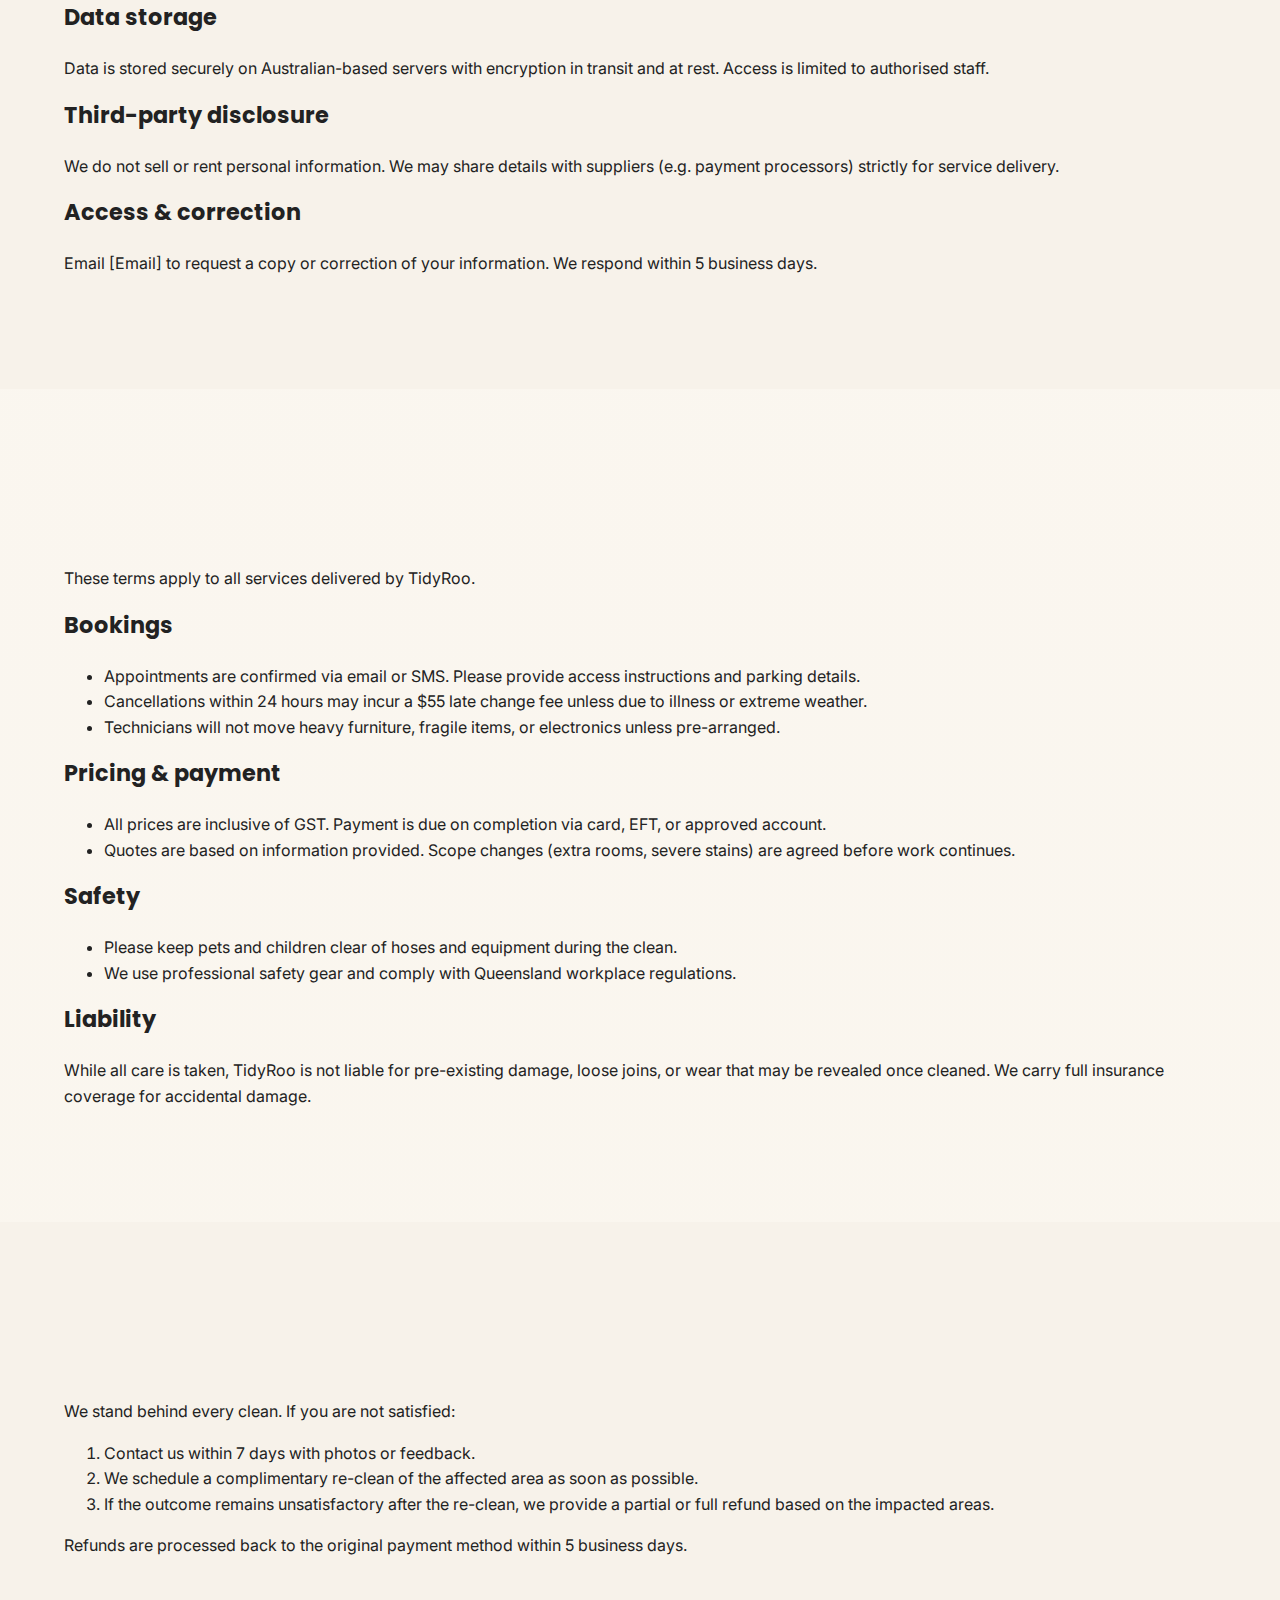
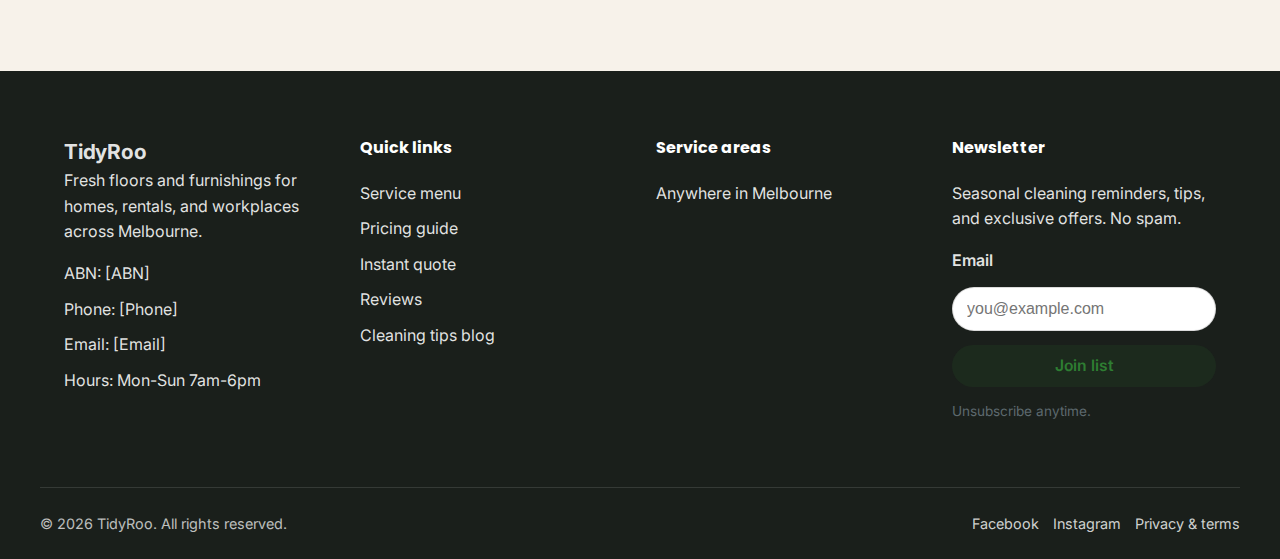
<file: legal.html>
﻿<!doctype html>
<html lang="en-AU">
<head>
  <meta charset="utf-8" />
  <meta name="viewport" content="width=device-width, initial-scale=1" />
  <title>Legal | TidyRoo Policies</title>
  <meta name="description" content="Read TidyRoo's privacy policy, terms and conditions, and refund/re-clean guarantee." />
  <link rel="canonical" href="https://tidyroo.com.au/legal.html" />
  <meta property="og:type" content="website" />
  <meta property="og:title" content="TidyRoo Legal" />
  <meta property="og:description" content="Privacy, terms, and refund policies for TidyRoo cleaning services." />
  <meta property="og:url" content="https://tidyroo.com.au/legal.html" />
  <link rel="preconnect" href="https://fonts.googleapis.com" />
  <link rel="preconnect" href="https://fonts.gstatic.com" crossorigin />
  <link href="https://fonts.googleapis.com/css2?family=Inter:wght@400;500;600;700&family=Poppins:wght@500;600;700&display=swap" rel="stylesheet" />
  <link rel="stylesheet" href="styles.css" />
  <link rel="icon" type="image/jpeg" href="images/logo.jpg" />
</head>
<body>
  <header class="site-header">
    <div class="container">
      <a class="brand" href="index.html">
        <span class="brand-icon" aria-hidden="true">🦘</span>
        <img class="brand-icon" src="images/logo.jpg" alt="" aria-hidden="true" />
        <span class="brand-text">TidyRoo</span>
      </a>
      <nav class="desktop-nav" aria-label="Main navigation">
        <a href="index.html">Home</a>
        <a href="services.html">Services</a>
        <a href="pricing.html">Pricing</a>
        <a href="reviews.html">Reviews</a>
        <a href="about.html">About</a>
        <a href="contact.html">Contact</a>
      </nav>
      <div class="header-cta">
        <a class="btn btn-secondary" href="booking.html">Get Instant Quote</a>
        <a class="btn btn-primary" href="booking.html#quote-form">Book Now</a>
      </div>
      <button class="nav-toggle" id="menuToggle" aria-expanded="false" aria-controls="mobileNav">
        <span class="sr-only">Toggle navigation</span>
        <span></span>
        <span></span>
        <span></span>
      </button>
    </div>
    <nav class="mobile-nav" id="mobileNav" aria-expanded="false" aria-label="Mobile navigation">
      <a href="index.html">Home</a>
      <a href="services.html">Services</a>
      <a href="pricing.html">Pricing</a>
      <a href="reviews.html">Reviews</a>
      <a href="about.html">About</a>
      <a href="contact.html">Contact</a>
      <div class="mobile-cta">
        <a class="btn btn-primary" href="booking.html#quote-form">Book Now</a>
        <a class="btn btn-outline" href="tel:[Phone]">Call [Phone]</a>
      </div>
    </nav>
  </header>

  <main>
    <section class="section section-light">
      <div class="container hero">
        <div class="hero-copy">
          <span class="hero-kicker">Policies</span>
          <h1>Our commitment to transparency</h1>
          <p class="lead">Below you will find the fine print for how we handle data, bookings, payments, and our satisfaction guarantee.</p>
        </div>
      </div>
    </section>

    <section class="section">
      <div class="container card-grid">
        <article class="card">
          <h2>Quick links</h2>
          <ul class="service-area-list">
            <li><a href="#privacy">Privacy policy</a></li>
            <li><a href="#terms">Terms & conditions</a></li>
            <li><a href="#refund">Refund & re-clean policy</a></li>
          </ul>
          <p class="helper-text">Questions? Email <a href="mailto:[Email]">[Email]</a> or call <a href="tel:[Phone]">[Phone]</a>.</p>
        </article>
      </div>
    </section>

    <section class="section section-muted" id="privacy">
      <div class="container">
        <h2>Privacy policy</h2>
        <p>Last updated: 1 July 2025</p>
        <p>TidyRoo (ABN [ABN]) respects your privacy and is committed to protecting your personal information in accordance with the Privacy Act 1988 (Cth).</p>
        <h3>Information we collect</h3>
        <ul>
          <li>Contact details (name, phone, email, address)</li>
          <li>Service preferences, property details, and photos you supply</li>
          <li>Payment information processed securely via our third-party provider</li>
          <li>Website usage analytics via privacy-friendly tools</li>
        </ul>
        <h3>How we use information</h3>
        <ul>
          <li>To provide quotes, deliver services, and manage bookings</li>
          <li>To communicate updates, reminders, and promotions (with opt-out anytime)</li>
          <li>To improve our services, equipment, and training based on client feedback</li>
          <li>To comply with legal obligations and insurance requirements</li>
        </ul>
        <h3>Data storage</h3>
        <p>Data is stored securely on Australian-based servers with encryption in transit and at rest. Access is limited to authorised staff.</p>
        <h3>Third-party disclosure</h3>
        <p>We do not sell or rent personal information. We may share details with suppliers (e.g. payment processors) strictly for service delivery.</p>
        <h3>Access & correction</h3>
        <p>Email <a href="mailto:[Email]">[Email]</a> to request a copy or correction of your information. We respond within 5 business days.</p>
      </div>
    </section>

    <section class="section" id="terms">
      <div class="container">
        <h2>Terms & conditions</h2>
        <p>These terms apply to all services delivered by TidyRoo.</p>
        <h3>Bookings</h3>
        <ul>
          <li>Appointments are confirmed via email or SMS. Please provide access instructions and parking details.</li>
          <li>Cancellations within 24 hours may incur a $55 late change fee unless due to illness or extreme weather.</li>
          <li>Technicians will not move heavy furniture, fragile items, or electronics unless pre-arranged.</li>
        </ul>
        <h3>Pricing & payment</h3>
        <ul>
          <li>All prices are inclusive of GST. Payment is due on completion via card, EFT, or approved account.</li>
          <li>Quotes are based on information provided. Scope changes (extra rooms, severe stains) are agreed before work continues.</li>
        </ul>
        <h3>Safety</h3>
        <ul>
          <li>Please keep pets and children clear of hoses and equipment during the clean.</li>
          <li>We use professional safety gear and comply with Queensland workplace regulations.</li>
        </ul>
        <h3>Liability</h3>
        <p>While all care is taken, TidyRoo is not liable for pre-existing damage, loose joins, or wear that may be revealed once cleaned. We carry full insurance coverage for accidental damage.</p>
      </div>
    </section>

    <section class="section section-muted" id="refund">
      <div class="container">
        <h2>Refund & re-clean policy</h2>
        <p>We stand behind every clean. If you are not satisfied:</p>
        <ol>
          <li>Contact us within 7 days with photos or feedback.</li>
          <li>We schedule a complimentary re-clean of the affected area as soon as possible.</li>
          <li>If the outcome remains unsatisfactory after the re-clean, we provide a partial or full refund based on the impacted areas.</li>
        </ol>
        <p>Refunds are processed back to the original payment method within 5 business days.</p>
      </div>
    </section>
  </main>

  <footer class="site-footer">
    <div class="container footer-grid">
      <div>
        <a class="brand" href="index.html">
          <span class="brand-icon" aria-hidden="true">🦘</span>
          <span class="brand-text">TidyRoo</span>
        </a>
        <p>Fresh floors and furnishings for homes, rentals, and workplaces across Melbourne.</p>
        <ul class="footer-meta">
          <li>ABN: [ABN]</li>
          <li>Phone: <a href="tel:[Phone]">[Phone]</a></li>
          <li>Email: <a href="mailto:[Email]">[Email]</a></li>
          <li>Hours: Mon-Sun 7am-6pm</li>
        </ul>
      </div>
      <div>
        <h4>Quick links</h4>
        <ul class="footer-links">
          <li><a href="services.html">Service menu</a></li>
          <li><a href="pricing.html">Pricing guide</a></li>
          <li><a href="booking.html">Instant quote</a></li>
          <li><a href="reviews.html">Reviews</a></li>
          <li><a href="blog.html">Cleaning tips blog</a></li>
        </ul>
      </div>
      <div>
        <h4>Service areas</h4>
        <ul class="service-areas">
          <li>Anywhere in Melbourne</li>
        </ul>
      </div>
      <div>
        <h4>Newsletter</h4>
        <p>Seasonal cleaning reminders, tips, and exclusive offers. No spam.</p>
        <form class="newsletter" data-enhanced>
          <label for="newsletterEmailLegal">Email</label>
          <input id="newsletterEmailLegal" type="email" name="email" placeholder="you@example.com" required />
          <button class="btn btn-secondary" type="submit">Join list</button>
          <p class="helper-text">Unsubscribe anytime.</p>
        </form>
        <p class="notice" data-form-response hidden>Thanks for joining the TidyRoo crew! Check your inbox for a welcome tip sheet.</p>
      </div>
    </div>
    <div class="container footer-bottom">
      <span>© <span id="currentYear"></span> TidyRoo. All rights reserved.</span>
      <div class="social-links">
        <a href="https://www.facebook.com/tidyroo" aria-label="Facebook">Facebook</a>
        <a href="https://www.instagram.com/tidyroo" aria-label="Instagram">Instagram</a>
        <a href="legal.html">Privacy & terms</a>
      </div>
    </div>
  </footer>

  <div class="floating-contact" id="contactFab">
    <a class="btn btn-primary btn-sm" href="tel:[Phone]">Call [Phone]</a>
    <a class="btn btn-secondary btn-sm" href="https://wa.me/61XXXXXXXXX" target="_blank" rel="noopener">Text us</a>
    <button class="btn btn-outline btn-sm" type="button" data-dismiss-fab aria-label="Hide contact options">Close</button>
  </div>

  <script src="script.js" defer></script>
</body>
</html>
</file>
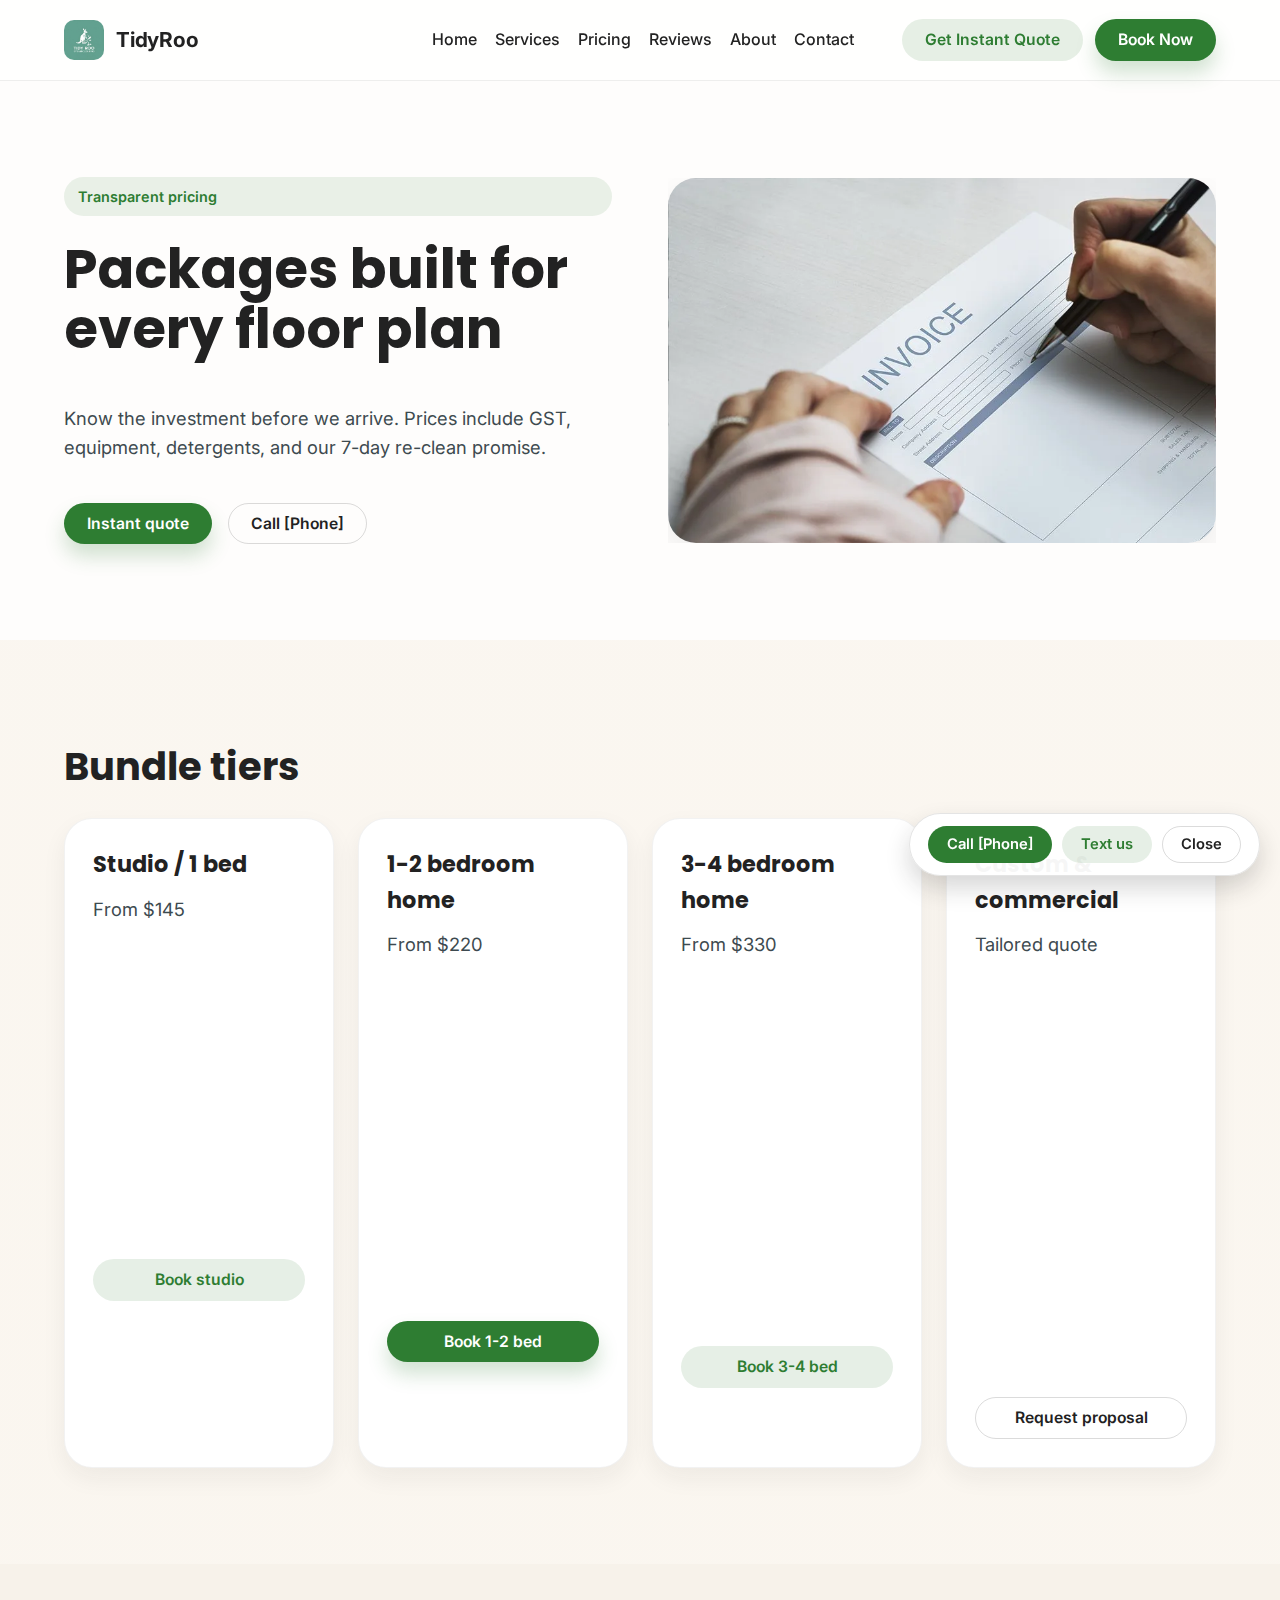
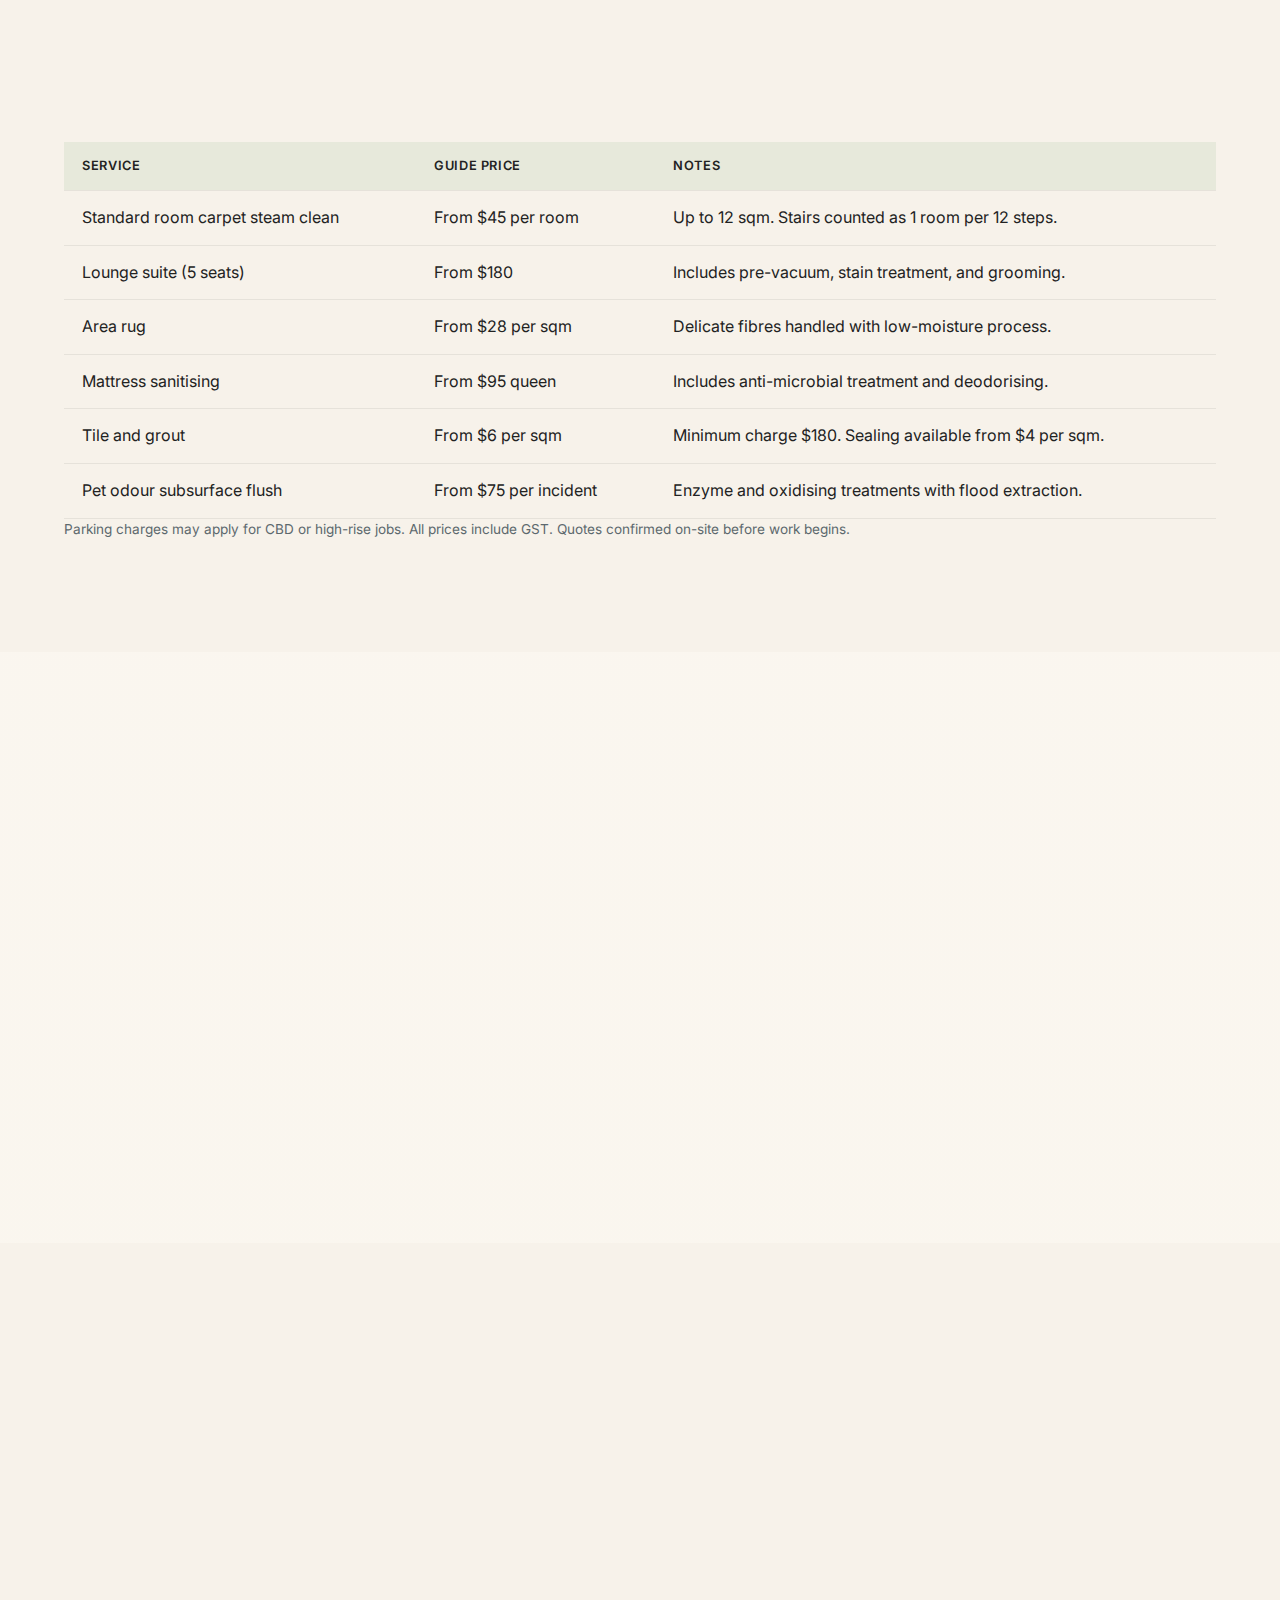
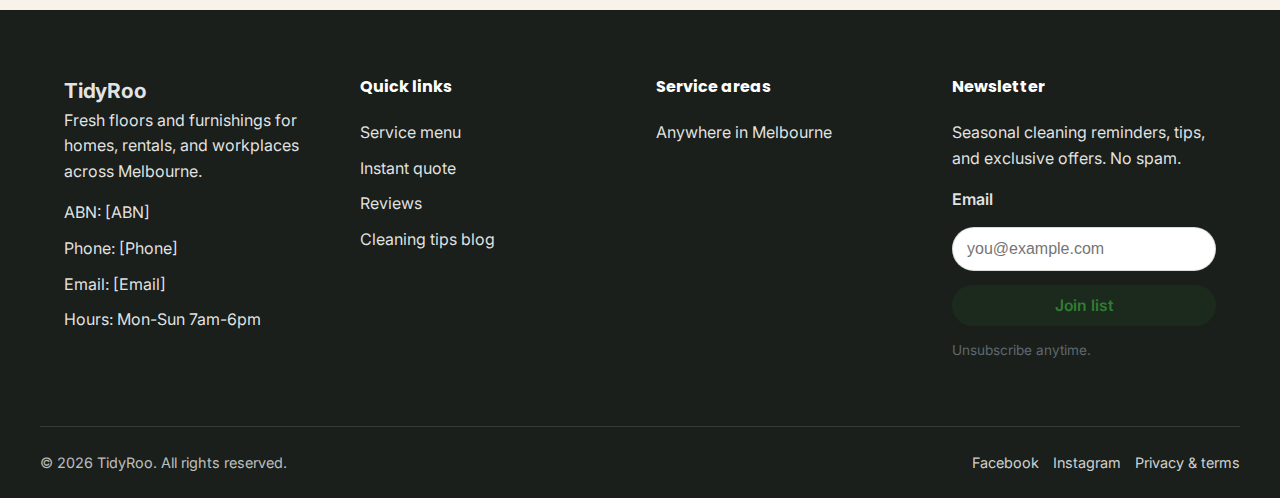
<file: pricing.html>
﻿<!doctype html>
<html lang="en-AU">
<head>
  <meta charset="utf-8" />
  <meta name="viewport" content="width=device-width, initial-scale=1" />
  <title>Pricing | TidyRoo Transparent Cleaning Packages</title>
  <meta name="description" content="View TidyRoo's upfront pricing for carpet steam cleaning, upholstery, rugs, mattress, and tile services. Packages for studios, apartments, family homes, and custom quotes." />
  <link rel="canonical" href="https://tidyroo.com.au/pricing.html" />
  <meta property="og:type" content="website" />
  <meta property="og:title" content="TidyRoo Pricing" />
  <meta property="og:description" content="Transparent pricing with bundle discounts, satisfaction guarantee, and optional extras for deeper cleaning." />
  <meta property="og:url" content="https://tidyroo.com.au/pricing.html" />
  <meta property="og:image" content="https://tidyroo.com.au/assets/pricing-hero.webp" />
  <link rel="preconnect" href="https://fonts.googleapis.com" />
  <link rel="preconnect" href="https://fonts.gstatic.com" crossorigin />
  <link href="https://fonts.googleapis.com/css2?family=Inter:wght@400;500;600;700&family=Poppins:wght@500;600;700&display=swap" rel="stylesheet" />
  <link rel="stylesheet" href="styles.css" />
  <link rel="icon" type="image/jpeg" href="images/logo.jpg" />
</head>
<body>
  <header class="site-header">
    <div class="container">
      <a class="brand" href="index.html">
        <span class="brand-icon" aria-hidden="true">🦘</span>
        <img class="brand-icon" src="images/logo.jpg" alt="" aria-hidden="true" />
        <span class="brand-text">TidyRoo</span>
      </a>
      <nav class="desktop-nav" aria-label="Main navigation">
        <a href="index.html">Home</a>
        <a href="services.html">Services</a>
        <a href="pricing.html" aria-current="page">Pricing</a>
        <a href="reviews.html">Reviews</a>
        <a href="about.html">About</a>
        <a href="contact.html">Contact</a>
      </nav>
      <div class="header-cta">
        <a class="btn btn-secondary" href="booking.html">Get Instant Quote</a>
        <a class="btn btn-primary" href="booking.html#quote-form">Book Now</a>
      </div>
      <button class="nav-toggle" id="menuToggle" aria-expanded="false" aria-controls="mobileNav">
        <span class="sr-only">Toggle navigation</span>
        <span></span>
        <span></span>
        <span></span>
      </button>
    </div>
    <nav class="mobile-nav" id="mobileNav" aria-expanded="false" aria-label="Mobile navigation">
      <a href="index.html">Home</a>
      <a href="services.html">Services</a>
      <a href="pricing.html" aria-current="page">Pricing</a>
      <a href="reviews.html">Reviews</a>
      <a href="about.html">About</a>
      <a href="contact.html">Contact</a>
      <div class="mobile-cta">
        <a class="btn btn-primary" href="booking.html#quote-form">Book Now</a>
        <a class="btn btn-outline" href="tel:[Phone]">Call [Phone]</a>
      </div>
    </nav>
  </header>

  <main>
    <section class="section section-light">
      <div class="container hero">
        <div class="hero-copy">
          <span class="hero-kicker">Transparent pricing</span>
          <h1>Packages built for every floor plan</h1>
          <p class="lead">Know the investment before we arrive. Prices include GST, equipment, detergents, and our 7-day re-clean promise.</p>
          <div class="hero-ctas">
            <a class="btn btn-primary" href="booking.html#quote-form">Instant quote</a>
            <a class="btn btn-outline" href="tel:[Phone]">Call [Phone]</a>
          </div>
        </div>
        <div class="hero-media">
          <picture>
            <source srcset="images/invoice.jpg" type="image/jpeg" />
            <img src="images/invoice.jpg" alt="Technician writing up a transparent quote for carpet cleaning" loading="lazy" />
          </picture>
        </div>
      </div>
    </section>

    <section class="section">
      <div class="container">
        <h2>Bundle tiers</h2>
        <div class="card-grid">
          <article class="card">
            <h3>Studio / 1 bed</h3>
            <p class="lead">From $145</p>
            <ul class="service-area-list">
              <li>Up to 3 rooms or 45 sqm</li>
              <li>1 upholstered item</li>
              <li>Deodorising included</li>
              <li>Optional stain guard add-on</li>
            </ul>
            <a class="btn btn-secondary btn-block" href="booking.html#quote-form">Book studio</a>
          </article>
          <article class="card">
            <h3>1-2 bedroom home</h3>
            <p class="lead">From $220</p>
            <ul class="service-area-list">
              <li>Up to 5 rooms or 85 sqm</li>
              <li>Hallways and standard stairs</li>
              <li>Choice of rug or mattress clean</li>
              <li>Spot treatment on high-traffic lanes</li>
            </ul>
            <a class="btn btn-primary btn-block" href="booking.html#quote-form">Book 1-2 bed</a>
          </article>
          <article class="card">
            <h3>3-4 bedroom home</h3>
            <p class="lead">From $330</p>
            <ul class="service-area-list">
              <li>Up to 8 rooms or 150 sqm</li>
              <li>Lounge suite or 2 mattresses</li>
              <li>Tile and grout clean in wet areas</li>
              <li>Complimentary deodorising and groom</li>
            </ul>
            <a class="btn btn-secondary btn-block" href="booking.html#quote-form">Book 3-4 bed</a>
          </article>
          <article class="card">
            <h3>Custom & commercial</h3>
            <p class="lead">Tailored quote</p>
            <ul class="service-area-list">
              <li>High-rise, strata, offices, retail</li>
              <li>After-hours and weekend availability</li>
              <li>Maintenance schedules</li>
              <li>SWMS and insurance documents supplied</li>
            </ul>
            <a class="btn btn-outline btn-block" href="contact.html#callback">Request proposal</a>
          </article>
        </div>
      </div>
    </section>

    <section class="section section-muted">
      <div class="container">
        <h2>Itemised pricing guide</h2>
        <div class="table-wrap">
          <table class="table">
            <thead>
              <tr>
                <th>Service</th>
                <th>Guide price</th>
                <th>Notes</th>
              </tr>
            </thead>
            <tbody>
              <tr>
                <td>Standard room carpet steam clean</td>
                <td>From $45 per room</td>
                <td>Up to 12 sqm. Stairs counted as 1 room per 12 steps.</td>
              </tr>
              <tr>
                <td>Lounge suite (5 seats)</td>
                <td>From $180</td>
                <td>Includes pre-vacuum, stain treatment, and grooming.</td>
              </tr>
              <tr>
                <td>Area rug</td>
                <td>From $28 per sqm</td>
                <td>Delicate fibres handled with low-moisture process.</td>
              </tr>
              <tr>
                <td>Mattress sanitising</td>
                <td>From $95 queen</td>
                <td>Includes anti-microbial treatment and deodorising.</td>
              </tr>
              <tr>
                <td>Tile and grout</td>
                <td>From $6 per sqm</td>
                <td>Minimum charge $180. Sealing available from $4 per sqm.</td>
              </tr>
              <tr>
                <td>Pet odour subsurface flush</td>
                <td>From $75 per incident</td>
                <td>Enzyme and oxidising treatments with flood extraction.</td>
              </tr>
            </tbody>
          </table>
        </div>
        <p class="helper-text">Parking charges may apply for CBD or high-rise jobs. All prices include GST. Quotes confirmed on-site before work begins.</p>
      </div>
    </section>

    <section class="section">
      <div class="container card-grid">
        <article class="card">
          <h2>What impacts pricing?</h2>
          <ul class="service-area-list">
            <li>Carpet fibre type and pile height</li>
            <li>Soil level and stain complexity</li>
            <li>Accessibility (parking, lifts, water supply)</li>
            <li>Time of day (after-hours surcharges)</li>
            <li>Bundle size and frequency of clean</li>
          </ul>
        </article>
        <article class="card">
          <h2>Included every time</h2>
          <ul class="service-area-list">
            <li>Pre-inspection and written confirmation</li>
            <li>Eco detergents tailored to your fibres</li>
            <li>Protective corner guards and mats</li>
            <li>Final walkthrough and aftercare tips</li>
            <li>7-day satisfaction re-clean promise</li>
          </ul>
        </article>
      </div>
    </section>

    <section class="section section-muted">
      <div class="container">
        <div class="cta-strip">
          <div>
            <strong>Want an exact quote?</strong>
            <p>Tell us about your rooms and surfaces. We will confirm final pricing before we start.</p>
          </div>
          <div class="hero-ctas">
            <a class="btn btn-primary" href="booking.html#quote-form">Start instant quote</a>
            <a class="btn btn-secondary" href="mailto:[Email]">Email photos</a>
          </div>
        </div>
      </div>
    </section>
  </main>

  <footer class="site-footer">
    <div class="container footer-grid">
      <div>
        <a class="brand" href="index.html">
          <span class="brand-icon" aria-hidden="true">🦘</span>
          <span class="brand-text">TidyRoo</span>
        </a>
        <p>Fresh floors and furnishings for homes, rentals, and workplaces across Melbourne.</p>
        <ul class="footer-meta">
          <li>ABN: [ABN]</li>
          <li>Phone: <a href="tel:[Phone]">[Phone]</a></li>
          <li>Email: <a href="mailto:[Email]">[Email]</a></li>
          <li>Hours: Mon-Sun 7am-6pm</li>
        </ul>
      </div>
      <div>
        <h4>Quick links</h4>
        <ul class="footer-links">
          <li><a href="services.html">Service menu</a></li>
          <li><a href="booking.html">Instant quote</a></li>
          <li><a href="reviews.html">Reviews</a></li>
          <li><a href="blog.html">Cleaning tips blog</a></li>
        </ul>
      </div>
      <div>
        <h4>Service areas</h4>
        <ul class="service-areas">
          <li>Anywhere in Melbourne</li>
        </ul>
      </div>
      <div>
        <h4>Newsletter</h4>
        <p>Seasonal cleaning reminders, tips, and exclusive offers. No spam.</p>
        <form class="newsletter" data-enhanced>
          <label for="newsletterEmailPricing">Email</label>
          <input id="newsletterEmailPricing" type="email" name="email" placeholder="you@example.com" required />
          <button class="btn btn-secondary" type="submit">Join list</button>
          <p class="helper-text">Unsubscribe anytime.</p>
        </form>
        <p class="notice" data-form-response hidden>Thanks for joining the TidyRoo crew! Check your inbox for a welcome tip sheet.</p>
      </div>
    </div>
    <div class="container footer-bottom">
      <span>© <span id="currentYear"></span> TidyRoo. All rights reserved.</span>
      <div class="social-links">
        <a href="https://www.facebook.com/tidyroo" aria-label="Facebook">Facebook</a>
        <a href="https://www.instagram.com/tidyroo" aria-label="Instagram">Instagram</a>
        <a href="legal.html">Privacy & terms</a>
      </div>
    </div>
  </footer>

  <div class="floating-contact" id="contactFab">
    <a class="btn btn-primary btn-sm" href="tel:[Phone]">Call [Phone]</a>
    <a class="btn btn-secondary btn-sm" href="https://wa.me/61XXXXXXXXX" target="_blank" rel="noopener">Text us</a>
    <button class="btn btn-outline btn-sm" type="button" data-dismiss-fab aria-label="Hide contact options">Close</button>
  </div>

  <script src="script.js" defer></script>
</body>
</html>
</file>
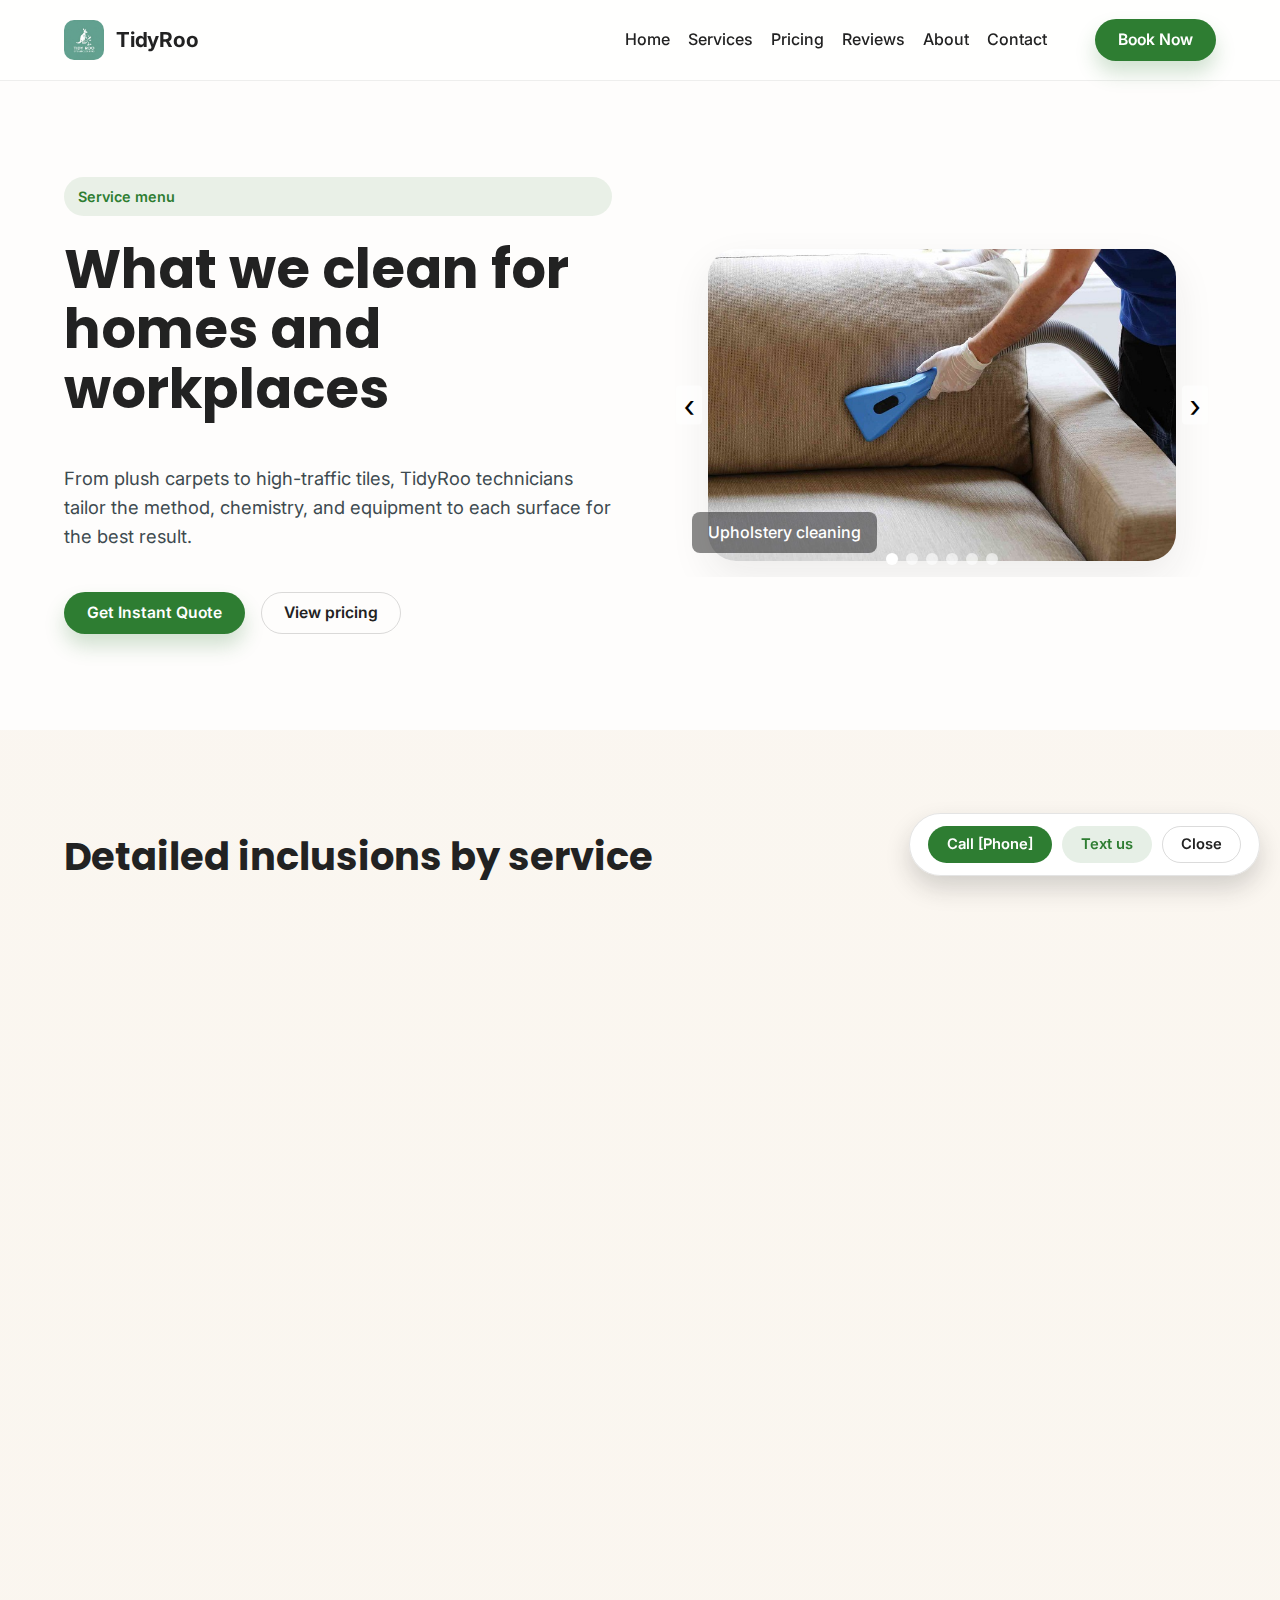
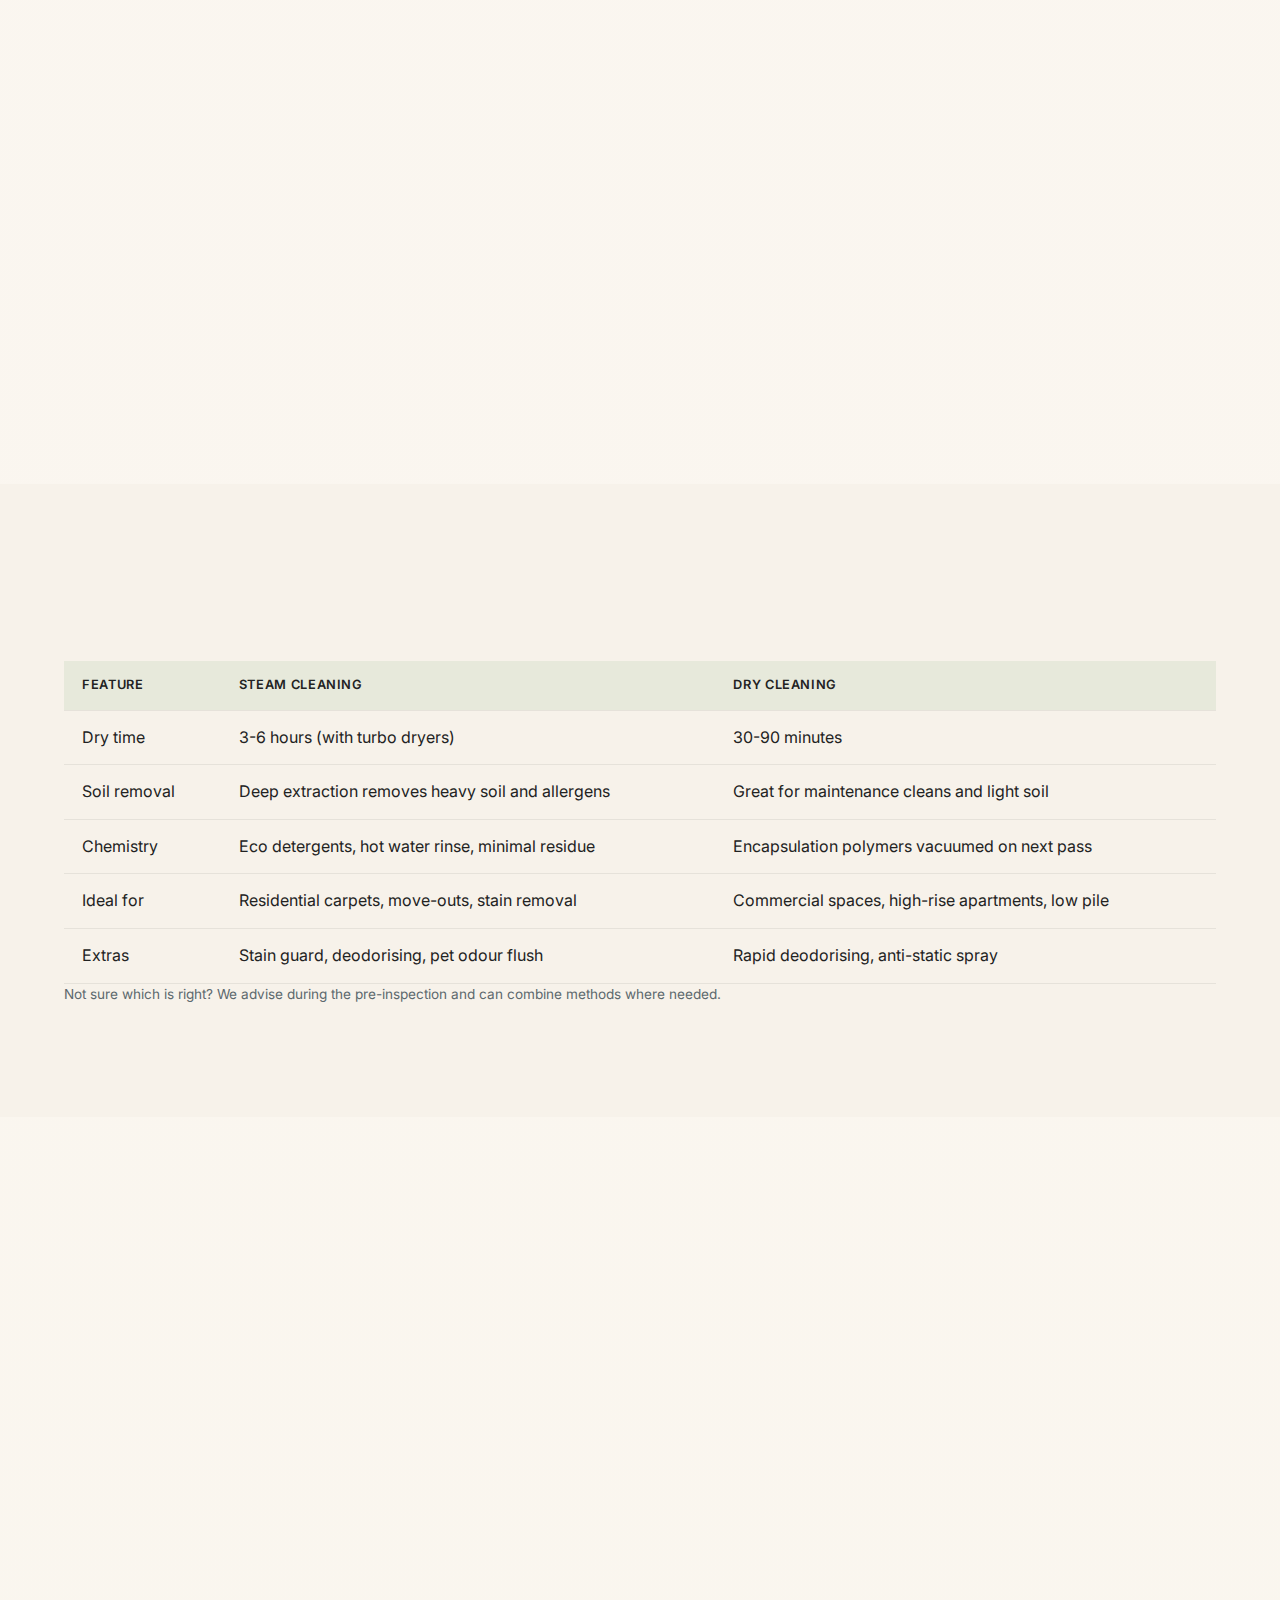
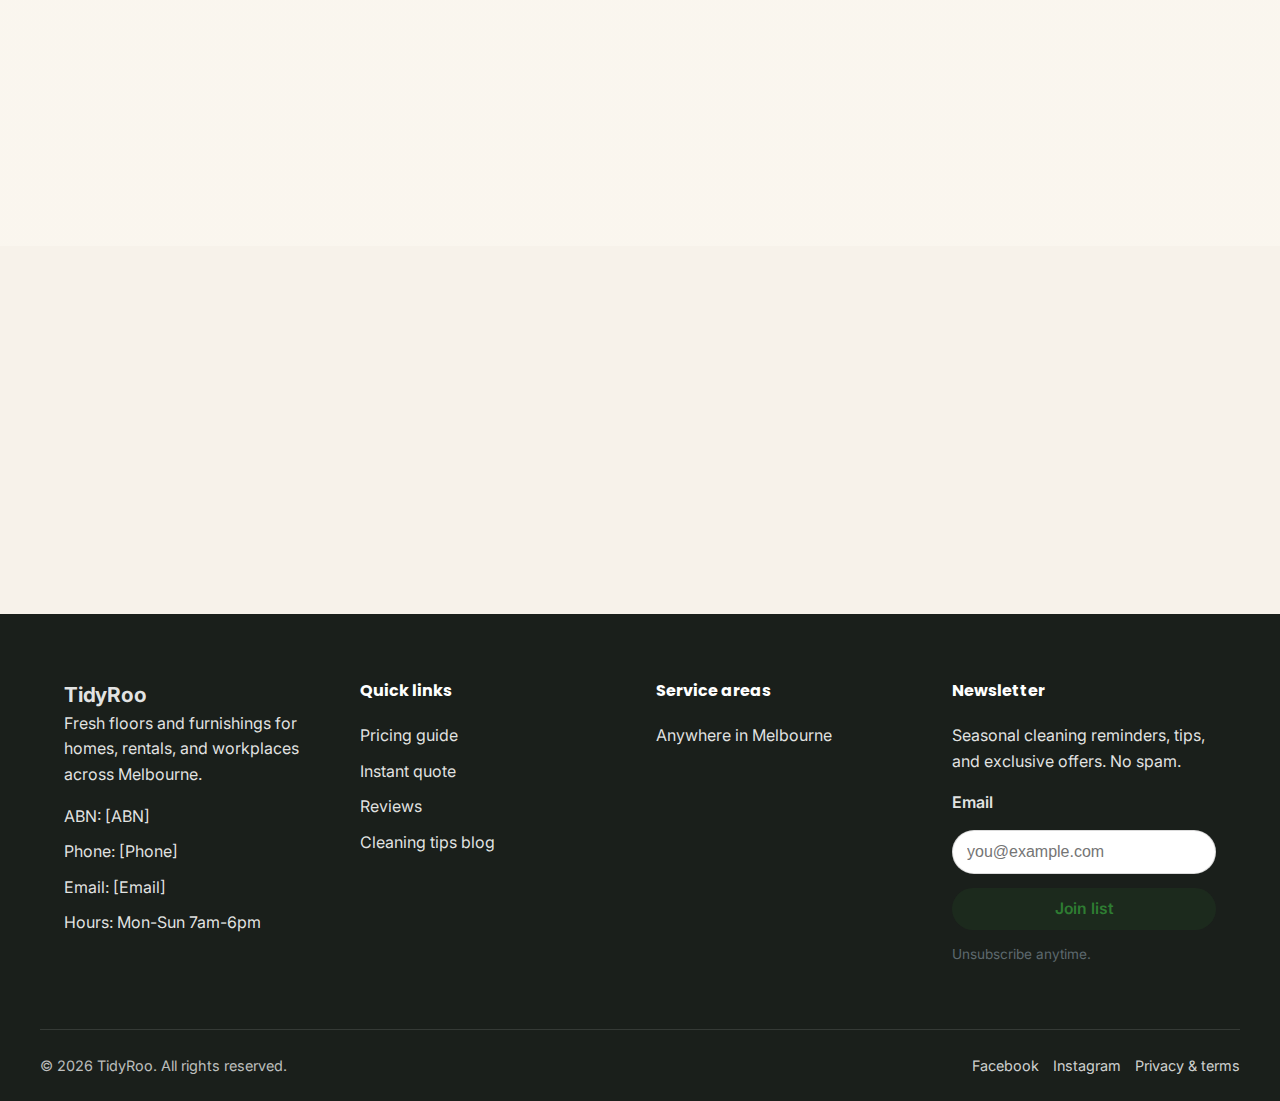
<file: services.html>
﻿<!doctype html>
<html lang="en-AU">
<head>
  <meta charset="utf-8" />
  <meta name="viewport" content="width=device-width, initial-scale=1" />
  <title>Services | TidyRoo Carpet & Upholstery Cleaning</title>
  <meta name="description" content="Discover TidyRoo's full range of carpet steam cleaning, upholstery care, rug revival, mattress sanitising, and tile and grout restoration services across [City]." />
  <link rel="canonical" href="https://tidyroo.com.au/services.html" />
  <meta property="og:type" content="website" />
  <meta property="og:title" content="TidyRoo Cleaning Services" />
  <meta property="og:description" content="Carpet, rug, upholstery, mattress, and tile cleaning services with eco detergents and same-day slots in [City]." />
  <meta property="og:url" content="https://tidyroo.com.au/services.html" />
  <meta property="og:image" content="https://tidyroo.com.au/assets/services-hero.webp" />
  <link rel="preconnect" href="https://fonts.googleapis.com" />
  <link rel="preconnect" href="https://fonts.gstatic.com" crossorigin />
  <link href="https://fonts.googleapis.com/css2?family=Inter:wght@400;500;600;700&family=Poppins:wght@500;600;700&display=swap" rel="stylesheet" />
  <link rel="stylesheet" href="styles.css" />
  <link rel="icon" type="image/jpeg" href="images/logo.jpg" />
  <script type="application/ld+json">
    {
      "@context": "https://schema.org",
      "@type": "Service",
      "name": "Carpet Steam Cleaning",
      "serviceType": "Carpet Steam Cleaning",
      "provider": {
        "@type": "LocalBusiness",
        "name": "TidyRoo"
      },
      "areaServed": "[City]",
      "description": "Professional carpet steam cleaning using eco-friendly detergents and high-powered extraction for faster drying times.",
      "offers": {
        "@type": "Offer",
        "priceCurrency": "AUD",
        "price": "45",
        "priceSpecification": {
          "@type": "UnitPriceSpecification",
          "priceCurrency": "AUD",
          "price": "45",
          "unitText": "per room"
        }
      }
    }
  </script>
</head>
<body>
  <header class="site-header">
    <div class="container">
      <a class="brand" href="index.html">
        <span class="brand-icon" aria-hidden="true">🦘</span>
        <img class="brand-icon" src="images/logo.jpg" alt="" aria-hidden="true" />
        <span class="brand-text">TidyRoo</span>
      </a>
      <nav class="desktop-nav" aria-label="Main navigation">
        <a href="index.html">Home</a>
        <a href="services.html" aria-current="page">Services</a>
        <a href="pricing.html">Pricing</a>
        <a href="reviews.html">Reviews</a>
        <a href="about.html">About</a>
        <a href="contact.html">Contact</a>
      </nav>
      <div class="header-cta">
        <a class="btn btn-primary" href="booking.html#quote-form">Book Now</a>
      </div>
      <button class="nav-toggle" id="menuToggle" aria-expanded="false" aria-controls="mobileNav">
        <span class="sr-only">Toggle navigation</span>
        <span></span>
        <span></span>
        <span></span>
      </button>
    </div>
    <nav class="mobile-nav" id="mobileNav" aria-expanded="false" aria-label="Mobile navigation">
      <a href="index.html">Home</a>
      <a href="services.html" aria-current="page">Services</a>
      <a href="pricing.html">Pricing</a>
      <a href="reviews.html">Reviews</a>
      <a href="about.html">About</a>
      <a href="contact.html">Contact</a>
      <div class="mobile-cta">
        <a class="btn btn-primary" href="booking.html#quote-form">Book Now</a>
        <a class="btn btn-outline" href="tel:[Phone]">Call [Phone]</a>
      </div>
    </nav>
  </header>

  <main>
    <section class="section section-light">
      <div class="container hero">
        <div class="hero-copy">
          <span class="hero-kicker">Service menu</span>
          <h1>What we clean for homes and workplaces</h1>
          <p class="lead">From plush carpets to high-traffic tiles, TidyRoo technicians tailor the method, chemistry, and equipment to each surface for the best result.</p>
          <div class="hero-ctas">
            <a class="btn btn-primary" href="booking.html#quote-form">Get Instant Quote</a>
            <a class="btn btn-outline" href="pricing.html">View pricing</a>
          </div>
        </div>
        <div class="hero-media" id="heroMedia" data-autoplay="true" data-interval="5000">
          <figure class="hero-slide">
            <picture id="heroPicture">
              <!-- Fallback first frame; JS will replace this -->
              <source srcset="images/service.jpg" type="image/jpeg" />
              <img src="images/service.jpg"
                  alt="Technician unloading eco-friendly cleaning equipment from van"
                  loading="lazy" />
            </picture>
            <figcaption id="heroCaption" class="hero-caption" aria-live="polite"></figcaption>
          </figure>

          <!-- Controls -->
          <button class="hero-prev" type="button" aria-label="Previous slide">‹</button>
          <button class="hero-next" type="button" aria-label="Next slide">›</button>

          <!-- Dots -->
          <div class="hero-dots" id="heroDots" role="tablist" aria-label="Service slides"></div>
        </div>

      </div>
    </section>

    <section class="section">
      <div class="container">
        <h2>Detailed inclusions by service</h2>
        <div class="card-grid">
          <article class="card service-card">
            <h3>Carpet steam cleaning</h3>
            <p>Our truckmount and portable units heat water to 95°C, injecting and extracting in one pass for a deep clean and low residue finish.</p>
            <ul>
              <li>Pre-vacuum (HEPA) and soil analysis</li>
              <li>Spot and stain spotting with fibre-safe solutions</li>
              <li>High velocity extraction and grooming</li>
            </ul>
            <p class="helper-text">Guide: from $45 per room, bundled discounts for 4+ rooms.</p>
          </article>
          <article class="card service-card">
            <h3>Dry carpet cleaning</h3>
            <p>Encapsulation cleaning for commercial spaces or areas needing immediate use. Leaves carpets dry within one hour.</p>
            <ul>
              <li>Low moisture polymers break down soil</li>
              <li>Counter-rotating brush agitation</li>
              <li>Vacuum extraction and deodorising</li>
            </ul>
            <p class="helper-text">Guide: from $40 per room (minimum 3 rooms).</p>
          </article>
          <article class="card service-card">
            <h3>Upholstery detailing</h3>
            <p>Fabric testing and colour-fast checks precede each clean. Ideal for lounges, dining chairs, ottomans, and office partitions.</p>
            <ul>
              <li>Solvent or water based options</li>
              <li>Foam and hand tools for precision</li>
              <li>Fabric protection sealants available</li>
            </ul>
            <p class="helper-text">Guide: from $35 per seat, sofas from $120.</p>
          </article>
          <article class="card service-card">
            <h3>Mattress & rug sanitising</h3>
            <p>Anti-microbial treatments to remove dust mites, sweat, and spills. Includes UV inspection and deodorising.</p>
            <ul>
              <li>Mattresses: from $95 queen</li>
              <li>Rugs: from $28 per square metre</li>
              <li>Pickup service available on request</li>
            </ul>
          </article>
          <article class="card service-card">
            <h3>Tile & grout restoration</h3>
            <p>Rotary scrubbing paired with pressure rinsing and hot extraction to lift embedded grime from ceramic, porcelain, and stone tiles.</p>
            <ul>
              <li>Sealing and anti-slip treatments</li>
              <li>Safeguards for skirting and cabinetry</li>
              <li>Mould and mildew neutralisation</li>
            </ul>
            <p class="helper-text">Guide: from $6 per square metre, min. $180.</p>
          </article>
          <article class="card service-card">
            <h3>Stain & odour remediation</h3>
            <p>Targeted enzyme, oxidising, and solvent-based treatments for pet accidents, wine, coffee, rust, and more stubborn spills.</p>
            <ul>
              <li>Black light detection for hidden spots</li>
              <li>Sub-surface extraction for severe pet issues</li>
              <li>Re-clean guarantee within 7 days</li>
            </ul>
          </article>
        </div>
      </div>
    </section>

    <section class="section section-muted">
      <div class="container">
        <h2>Steam vs dry cleaning comparison</h2>
        <div class="table-wrap">
          <table class="table">
            <thead>
              <tr>
                <th>Feature</th>
                <th>Steam cleaning</th>
                <th>Dry cleaning</th>
              </tr>
            </thead>
            <tbody>
              <tr>
                <td>Dry time</td>
                <td>3-6 hours (with turbo dryers)</td>
                <td>30-90 minutes</td>
              </tr>
              <tr>
                <td>Soil removal</td>
                <td>Deep extraction removes heavy soil and allergens</td>
                <td>Great for maintenance cleans and light soil</td>
              </tr>
              <tr>
                <td>Chemistry</td>
                <td>Eco detergents, hot water rinse, minimal residue</td>
                <td>Encapsulation polymers vacuumed on next pass</td>
              </tr>
              <tr>
                <td>Ideal for</td>
                <td>Residential carpets, move-outs, stain removal</td>
                <td>Commercial spaces, high-rise apartments, low pile</td>
              </tr>
              <tr>
                <td>Extras</td>
                <td>Stain guard, deodorising, pet odour flush</td>
                <td>Rapid deodorising, anti-static spray</td>
              </tr>
            </tbody>
          </table>
        </div>
        <p class="helper-text">Not sure which is right? We advise during the pre-inspection and can combine methods where needed.</p>
      </div>
    </section>

    <section class="section">
      <div class="container card-grid">
        <article class="card">
          <h2>Sustainability credentials</h2>
          <ul class="service-area-list">
            <li>Certified by the Institute of Inspection Cleaning and Restoration (IICRC)</li>
            <li>Biodegradable detergents with low VOC ratings</li>
            <li>Water-efficient machines and grey water disposal compliant with council guidelines</li>
            <li>Reusable pads, filtered wastewater, and paperless invoicing</li>
            <li>Carbon-offset fleet for metropolitan jobs</li>
          </ul>
        </article>
        <article class="card">
          <h2>Popular add-ons</h2>
          <ul class="service-area-list">
            <li>Stain guard application</li>
            <li>Anti-microbial misting</li>
            <li>Flood extraction and structural drying</li>
            <li>On-site rug pickup and delivery</li>
            <li>Pet odour subsurface treatment</li>
          </ul>
          <p class="helper-text">Add-ons can be added during booking or confirmed on-site after inspection.</p>
        </article>
      </div>
    </section>

    <section class="section section-muted">
      <div class="container">
        <div class="cta-strip">
          <div>
            <strong>Need a same-day clean?</strong>
            <p>Check live availability online or call the team now. We keep emergency slots reserved for floods and move-outs.</p>
          </div>
          <div class="hero-ctas">
            <a class="btn btn-primary" href="booking.html#quote-form">Book now</a>
            <a class="btn btn-secondary" href="tel:[Phone]">Call [Phone]</a>
          </div>
        </div>
      </div>
    </section>
  </main>

  <footer class="site-footer">
    <div class="container footer-grid">
      <div>
        <a class="brand" href="index.html">
          <span class="brand-icon" aria-hidden="true">🦘</span>
          <span class="brand-text">TidyRoo</span>
        </a>
        <p>Fresh floors and furnishings for homes, rentals, and workplaces across Melbourne.</p>
        <ul class="footer-meta">
          <li>ABN: [ABN]</li>
          <li>Phone: <a href="tel:[Phone]">[Phone]</a></li>
          <li>Email: <a href="mailto:[Email]">[Email]</a></li>
          <li>Hours: Mon-Sun 7am-6pm</li>
        </ul>
      </div>
      <div>
        <h4>Quick links</h4>
        <ul class="footer-links">
          <li><a href="pricing.html">Pricing guide</a></li>
          <li><a href="booking.html">Instant quote</a></li>
          <li><a href="reviews.html">Reviews</a></li>
          <li><a href="blog.html">Cleaning tips blog</a></li>
        </ul>
      </div>
      <div>
        <h4>Service areas</h4>
        <ul class="service-areas">
          <li>Anywhere in Melbourne</li>
        </ul>
      </div>
      <div>
        <h4>Newsletter</h4>
        <p>Seasonal cleaning reminders, tips, and exclusive offers. No spam.</p>
        <form class="newsletter" data-enhanced>
          <label for="newsletterEmailServices">Email</label>
          <input id="newsletterEmailServices" type="email" name="email" placeholder="you@example.com" required />
          <button class="btn btn-secondary" type="submit">Join list</button>
          <p class="helper-text">Unsubscribe anytime.</p>
        </form>
        <p class="notice" data-form-response hidden>Thanks for joining the TidyRoo crew! Check your inbox for a welcome tip sheet.</p>
      </div>
    </div>
    <div class="container footer-bottom">
      <span>© <span id="currentYear"></span> TidyRoo. All rights reserved.</span>
      <div class="social-links">
        <a href="https://www.facebook.com/tidyroo" aria-label="Facebook">Facebook</a>
        <a href="https://www.instagram.com/tidyroo" aria-label="Instagram">Instagram</a>
        <a href="legal.html">Privacy & terms</a>
      </div>
    </div>
  </footer>

  <div class="floating-contact" id="contactFab">
    <a class="btn btn-primary btn-sm" href="tel:[Phone]">Call [Phone]</a>
    <a class="btn btn-secondary btn-sm" href="https://wa.me/61XXXXXXXXX" target="_blank" rel="noopener">Text us</a>
    <button class="btn btn-outline btn-sm" type="button" data-dismiss-fab aria-label="Hide contact options">Close</button>
  </div>

  <script src="script.js" defer></script>
  <script src="slide.js" defer></script>
</body>
</html>
</file>
<file: styles.css>
﻿:root {
  --color-eucalyptus: #2E7D32;
  --color-eucalyptus-dark: #1B5E20;
  --color-sand: #F4E9DB;
  --color-sand-strong: #EADBC2;
  --color-charcoal: #222222;
  --color-slate: #3D4A4F;
  --color-muted: #5D696E;
  --color-cream: #FAF6EE;
  --color-white: #FFFFFF;
  --color-success: #1E8E3E;
  --color-warning: #C06C12;
  --shadow-soft: 0 16px 40px rgba(34, 34, 34, 0.08);
  --shadow-card: 0 10px 24px rgba(34, 34, 34, 0.06);
  --radius-lg: 28px;
  --radius-md: 18px;
  --radius-sm: 12px;
  --transition: all 0.24s ease;
  --max-width: 1200px;
}

* {
  box-sizing: border-box;
}

.hidden {
  display: none !important;
}

html {
  scroll-behavior: smooth;
}

body {
  overflow-x: hidden;
  margin: 0;
  font-family: "Inter", "Source Sans Pro", -apple-system, BlinkMacSystemFont, "Segoe UI", Arial, sans-serif;
  color: var(--color-charcoal);
  background: linear-gradient(180deg, rgba(244, 233, 219, 0.4), rgba(250, 246, 238, 1));
  line-height: 1.6;
  font-size: 16px;
}

body.nav-open {\n  overflow: hidden;\n}\n\n.mobile-only {\n  display: none;\n}\n\n.desktop-only {\n  display: block;\n}\n

img {
  max-width: 100%;
  height: auto;
  display: block;
  border-radius: var(--radius-sm);
}

picture img {
  width: 100%;
}

a {
  color: inherit;
  text-decoration: none;
  transition: color var(--transition);
}

a:hover {
  color: var(--color-eucalyptus);
}

a:focus-visible,
button:focus-visible,
input:focus-visible,
select:focus-visible,
textarea:focus-visible {
  outline: 3px solid rgba(46, 125, 50, 0.35);
  outline-offset: 2px;
}

button {
  font-family: inherit;
}

.sr-only {
  position: absolute;
  width: 1px;
  height: 1px;
  padding: 0;
  margin: -1px;
  overflow: hidden;
  clip: rect(0, 0, 0, 0);
  white-space: nowrap;
  border: 0;
}

.container {
  width: 100%;
  max-width: var(--max-width);
  margin: 0 auto;
  padding: 0 24px;
}

section {
  padding: 96px 0;
}

.section-light {
  background: rgba(255, 255, 255, 0.78);
}

.section-muted {
  background: #f7f2ea;
}

.section-tight {
  padding: 72px 0;
}

h1,
h2,
h3,
h4 {
  font-family: "Poppins", "Inter", "Segoe UI", sans-serif;
  color: var(--color-charcoal);
  margin: 0 0 20px;
}

h1 {
  font-size: clamp(2.5rem, 5vw, 3.4rem);
  line-height: 1.1;
}

h2 {
  font-size: clamp(1.9rem, 3vw, 2.6rem);
}

h3 {
  font-size: 1.4rem;
}

p {
  margin: 0 0 16px;
}

.lead {
  font-size: 1.15rem;
  color: var(--color-slate);
  max-width: 58ch;
}

.badge,
.tag {
  display: inline-flex;
  align-items: center;
  gap: 8px;
  padding: 8px 14px;
  border-radius: 999px;
  font-size: 0.875rem;
  background: rgba(46, 125, 50, 0.08);
  color: var(--color-eucalyptus);
  border: 1px solid rgba(46, 125, 50, 0.18);
}

.badge-neutral {
  background: rgba(93, 105, 110, 0.08);
  border-color: rgba(93, 105, 110, 0.18);
  color: var(--color-slate);
}

.btn {
  display: inline-flex;
  align-items: center;
  justify-content: center;
  gap: 10px;
  padding: 12px 22px;
  border-radius: 999px;
  border: 1px solid transparent;
  font-weight: 600;
  font-size: 0.98rem;
  cursor: pointer;
  transition: var(--transition);
  text-align: center;
  line-height: 1;
}

.btn-primary {
  background: var(--color-eucalyptus);
  color: var(--color-white);
  box-shadow: 0 12px 20px rgba(46, 125, 50, 0.22);
}

.btn-primary:hover {
  background: var(--color-eucalyptus-dark);
  color: var(--color-white);
}

.btn-secondary {
  background: rgba(46, 125, 50, 0.12);
  color: var(--color-eucalyptus);
}

.btn-secondary:hover {
  background: rgba(46, 125, 50, 0.2);
}

.btn-outline {
  background: transparent;
  border-color: rgba(34, 34, 34, 0.16);
  color: var(--color-charcoal);
}

.btn-outline:hover {
  border-color: var(--color-eucalyptus);
  color: var(--color-eucalyptus);
}

.btn-sm {
  padding: 10px 18px;
  font-size: 0.92rem;
}

.btn-block {
  width: 100%;
}

.site-header {
  position: sticky;
  top: 0;
  z-index: 20;
  backdrop-filter: blur(16px);
  background: rgba(255, 255, 255, 0.92);
  border-bottom: 1px solid rgba(34, 34, 34, 0.08);
}

.site-header.is-scrolled {
  box-shadow: 0 12px 24px rgba(34, 34, 34, 0.08);
}

.site-header .container {
  display: flex;
  align-items: center;
  gap: 24px;
  min-height: 80px;
}

.brand {
  display: inline-flex;
  align-items: center;
  font-weight: 700;
  font-size: 1.3rem;
  letter-spacing: -0.01em;
}

.brand-icon {
  width: 40px;
  height: 40px;
  display: inline-block;
  margin-right: 12px;
  border-radius: 10px;
  background: transparent;
  object-fit: contain;
}

/* Hide legacy emoji-based icon when present */
.brand span.brand-icon { display: none; }

.desktop-nav {
  display: flex;
  gap: 18px;
  margin-left: auto;
}

.desktop-nav a {
  font-weight: 500;
  padding: 8px 0;
  position: relative;
}

.desktop-nav a::after {
  content: "";
  position: absolute;
  left: 0;
  right: 0;
  bottom: -6px;
  height: 2px;
  background: var(--color-eucalyptus);
  transform: scaleX(0);
  transform-origin: left;
  transition: transform var(--transition);
}

.desktop-nav a:hover::after,
.desktop-nav a:focus-visible::after {
  transform: scaleX(1);
}

.header-cta {
  display: flex;
  align-items: center;
  gap: 12px;
  margin-left: 24px;
}

.nav-toggle {
  display: none;
  flex-direction: column;
  justify-content: center;
  gap: 6px;
  width: 48px;
  height: 48px;
  border-radius: var(--radius-sm);
  border: 1px solid rgba(34, 34, 34, 0.12);
  background: var(--color-white);
}

.nav-toggle span {
  display: block;
  width: 22px;
  height: 2px;
  background: var(--color-charcoal);
  border-radius: 1px;
  margin: 0 auto;
  transition: transform var(--transition);
}

.mobile-nav {
  display: none;
  flex-direction: column;
  gap: 8px;
  padding: 12px 24px 24px;
  border-top: 1px solid rgba(34, 34, 34, 0.08);
  background: rgba(255, 255, 255, 0.95);
}

.mobile-nav a {
  padding: 12px 14px;
  border-radius: var(--radius-sm);
  background: rgba(244, 233, 219, 0.4);
}

.mobile-nav .mobile-cta {
  display: grid;
  gap: 10px;
}

.hero {
  display: grid;
  grid-template-columns: repeat(2, minmax(0, 1fr));
  gap: 56px;
  align-items: center;
}

.hero-copy {
  display: grid;
  gap: 24px;
}

.hero-ctas {
  display: flex;
  flex-wrap: wrap;
  gap: 16px;
}

.trust-bar {
  display: grid;
  grid-template-columns: repeat(auto-fit, minmax(160px, 1fr));
  gap: 18px;
  margin-top: 32px;
}

.trust-pill {
  display: flex;
  align-items: center;
  gap: 12px;
  padding: 14px 18px;
  background: var(--color-white);
  border-radius: var(--radius-md);
  border: 1px solid rgba(34, 34, 34, 0.06);
  box-shadow: var(--shadow-card);
}

.hero-media {
  position: relative;
}

.hero-media picture {
  border-radius: var(--radius-lg);
  overflow: hidden;
  box-shadow: var(--shadow-soft);
}

.hero-kicker {
  display: inline-flex;
  align-items: center;
  gap: 12px;
  padding: 8px 14px;
  background: rgba(46, 125, 50, 0.1);
  color: var(--color-eucalyptus);
  border-radius: 999px;
  font-weight: 600;
  font-size: 0.9rem;
}

.card-grid {
  display: grid;
  grid-template-columns: repeat(auto-fit, minmax(240px, 1fr));
  gap: 24px;
}

.card {
  background: var(--color-white);
  border-radius: var(--radius-lg);
  border: 1px solid rgba(34, 34, 34, 0.06);
  padding: 28px;
  box-shadow: var(--shadow-card);
}

.card h3 {
  margin-top: 0;
  margin-bottom: 12px;
}

.card p:last-child {
  margin-bottom: 0;
}

.service-card ul {
  list-style: none;
  margin: 0;
  padding: 0;
  display: grid;
  gap: 10px;
}

.service-card li::before {
  content: "";
  display: inline-block;
  width: 8px;
  height: 8px;
  border-radius: 50%;
  background: var(--color-eucalyptus);
  margin-right: 10px;
}

.before-after {
  position: relative;
  height: 320px;
  border-radius: var(--radius-lg);
  overflow: hidden;
  box-shadow: var(--shadow-soft);
}

.before-after img {
  position: absolute;
  inset: 0;
  width: 100%;
  height: 100%;
  object-fit: cover;
  border-radius: 0;
}

.before-after .after-image {
  clip-path: inset(0 0 0 0);
  z-index: 1;
}

.before-after .before-image {
  clip-path: inset(0 50% 0 0);
  z-index: 2;
}

.before-after input[type="range"] {
  position: absolute;
  left: 0;
  right: 0;
  bottom: 16px;
  width: 240px;
  margin: auto;
}

.before-after .labels {
  position: absolute;
  inset: 16px;
  display: flex;
  justify-content: space-between;
  font-weight: 600;
  color: var(--color-white);
}

.process-steps {
  display: grid;
  grid-template-columns: repeat(auto-fit, minmax(180px, 1fr));
  gap: 18px;
  margin-top: 32px;
}

.process-step {
  background: rgba(244, 233, 219, 0.6);
  border-radius: var(--radius-md);
  padding: 18px;
  border: 1px solid rgba(34, 34, 34, 0.06);
}

.process-step strong {
  display: block;
  font-size: 0.95rem;
  text-transform: uppercase;
  letter-spacing: 0.06em;
  color: var(--color-eucalyptus);
  margin-bottom: 6px;
}

.testimonial-grid {
  display: grid;
  grid-template-columns: repeat(auto-fit, minmax(260px, 1fr));
  gap: 24px;
}

.testimonial {
  background: var(--color-white);
  border-radius: var(--radius-md);
  padding: 24px;
  border: 1px solid rgba(34, 34, 34, 0.08);
  box-shadow: 0 10px 22px rgba(34, 34, 34, 0.05);
}

.testimonial cite {
  display: block;
  font-weight: 600;
  margin-top: 12px;
  color: var(--color-slate);
}

.banner {
  display: flex;
  justify-content: space-between;
  align-items: center;
  gap: 24px;
  padding: 32px;
  border-radius: var(--radius-lg);
  background: linear-gradient(135deg, rgba(46, 125, 50, 0.92), rgba(46, 125, 50, 0.7));
  color: var(--color-white);
}

.faq {
  display: grid;
  gap: 16px;
}

.accordion-item {
  background: var(--color-white);
  border-radius: var(--radius-md);
  border: 1px solid rgba(34, 34, 34, 0.08);
  box-shadow: var(--shadow-card);
}

\.accordion-header {
  list-style: none;
  width: 100%;
  text-align: left;
  background: transparent;
  border: none;
  padding: 20px 64px 20px 24px;
  font-weight: 600;
  font-size: 1rem;
  position: relative;
  cursor: pointer;
}

\.accordion-header::-webkit-details-marker {\n  display: none;\n}\n\n.accordion-header::after {
  content: "+";
  position: absolute;
  right: 24px;
  top: 50%;
  transform: translateY(-50%);
  font-size: 1.3rem;
  color: var(--color-eucalyptus);
  transition: transform var(--transition);
}

.accordion-item[open] \.accordion-header::-webkit-details-marker {\n  display: none;\n}\n\n.accordion-header::after {
  content: "-";
}

.accordion-content {
  padding: 0 24px 24px;
  color: var(--color-muted);
}

.map-card iframe {
  width: 100%;
  min-height: 280px;
  border: none;
  border-radius: var(--radius-md);
}

.service-area-list {
  display: grid;
  grid-template-columns: repeat(auto-fit, minmax(160px, 1fr));
  gap: 12px;
}

.service-area-list li {
  list-style: none;
  background: rgba(255, 255, 255, 0.86);
  border-radius: var(--radius-sm);
  padding: 10px 14px;
  border: 1px solid rgba(34, 34, 34, 0.06);
}

.table-wrap {
  overflow-x: auto;
}

.table {
  width: 100%;
  border-collapse: collapse;
}

.table thead {
  background: rgba(46, 125, 50, 0.08);
}

.table th,
.table td {
  padding: 14px 18px;
  text-align: left;
  border-bottom: 1px solid rgba(34, 34, 34, 0.08);
}

.table th {
  font-weight: 600;
  text-transform: uppercase;
  font-size: 0.8rem;
  letter-spacing: 0.05em;
}

.form-grid {
  display: grid;
  grid-template-columns: repeat(2, minmax(0, 1fr));
  gap: 20px;
}

.form-grid .full {
  grid-column: 1 / -1;
}

label {
  display: grid;
  gap: 8px;
  font-weight: 600;
}

input,
select,
textarea {
  padding: 12px 14px;
  border-radius: var(--radius-sm);
  border: 1px solid rgba(34, 34, 34, 0.16);
  font-size: 1rem;
  background: var(--color-white);
  transition: var(--transition);
}

/* Keep checkboxes and radios compact and aligned */
input[type="checkbox"],
input[type="radio"] {
  padding: 0;
  border-radius: 4px;
  width: auto;
  height: auto;
  box-shadow: none;
}

/* Inline label layout for checkbox groups (services, extras) */
fieldset label {
  display: inline-flex;
  align-items: center;
  gap: 8px;
  font-weight: 500;
}

fieldset label input[type="checkbox"],
fieldset label input[type="radio"] {
  margin: 0;
}

input:focus,
select:focus,
textarea:focus {
  border-color: var(--color-eucalyptus);
  box-shadow: 0 0 0 4px rgba(46, 125, 50, 0.12);
}

.helper-text {
  font-size: 0.85rem;
  color: var(--color-muted);
}

.notice {
  background: rgba(46, 125, 50, 0.08);
  border-radius: var(--radius-sm);
  padding: 14px 16px;
  border: 1px solid rgba(46, 125, 50, 0.2);
  font-size: 0.92rem;
}

.cta-strip {
  display: grid;
  grid-template-columns: repeat(auto-fit, minmax(220px, 1fr));
  align-items: center;
  gap: 24px;
  padding: 36px;
  background: var(--color-charcoal);
  color: var(--color-white);
  border-radius: var(--radius-lg);
  box-shadow: var(--shadow-soft);
}

.cta-strip strong {
  font-size: 1.4rem;
}

.site-footer {
  background: #1A1F1B;
  color: rgba(255, 255, 255, 0.88);
  padding-top: 64px;
}

.footer-grid {
  display: grid;
  grid-template-columns: repeat(auto-fit, minmax(220px, 1fr));
  gap: 32px;
}

.footer-grid h4 {
  color: var(--color-white);
}

.footer-links,
.footer-meta,
.service-areas {
  list-style: none;
  margin: 0;
  padding: 0;
  display: grid;
  gap: 10px;
}

.newsletter {
  display: grid;
  gap: 14px;
}

.newsletter input[type="email"] {
  border-radius: 999px;
}

.footer-bottom {
  margin-top: 48px;
  border-top: 1px solid rgba(255, 255, 255, 0.12);
  padding: 24px 0;
  display: flex;
  flex-wrap: wrap;
  justify-content: space-between;
  gap: 16px;
  font-size: 0.9rem;
  color: rgba(255, 255, 255, 0.72);
}

.social-links {
  display: flex;
  gap: 14px;
}

.social-links a {
  color: rgba(255, 255, 255, 0.8);
}

@media (max-width: 1024px) {
  .header-cta {
    display: none;
  }

  .desktop-nav {
    display: none;
  }

  .nav-toggle {
    display: inline-flex;
    margin-left: auto;
  }

  .mobile-nav[aria-expanded="true"] {
    display: flex;
  }

  section {
    padding: 72px 0;
  }

  .hero {
    grid-template-columns: 1fr;
    gap: 40px;
  }

  .hero-media {
    order: -1;
  }
}

@media (max-width: 768px) {
  .mobile-only {
    display: block;
  }

  .desktop-only {
    display: none;
  }

  .container {
    padding: 0 20px;
  }

  .card,
  .banner,
  .cta-strip {
    border-radius: var(--radius-md);
    padding: 24px;
  }

  .form-grid {
    grid-template-columns: 1fr;
  }

  .floating-contact {
    right: 16px;
    bottom: 16px;
  }

  .trust-bar {
    grid-template-columns: 1fr;
  }
}

@media (max-width: 560px) {
  section {
    padding: 60px 0;
  }

  .hero-ctas {
    flex-direction: column;
  }

  .banner {
    flex-direction: column;
    text-align: center;
  }

  .cta-strip {
    text-align: center;
  }

  .floating-contact {
    width: calc(100% - 32px);
    justify-content: center;
    left: 16px;
    right: 16px;
  }
}

@media (prefers-reduced-motion: reduce) {
  *,
  *::before,
  *::after {
    transition: none !important;
    animation-duration: 0.01ms !important;
    animation-iteration-count: 1 !important;
    scroll-behavior: auto !important;
  }
}









.floating-contact {
  position: fixed;
  right: 20px;
  bottom: 24px;
  display: inline-flex;
  align-items: center;
  gap: 10px;
  padding: 12px 18px;
  border-radius: 999px;
  background: rgba(255, 255, 255, 0.96);
  color: var(--color-charcoal);
  border: 1px solid rgba(34, 34, 34, 0.12);
  box-shadow: 0 12px 24px rgba(34, 34, 34, 0.18);
  font-weight: 600;
  z-index: 30;
}

.floating-contact .btn {
  box-shadow: none;
}

.floating-contact .btn.btn-outline {
  border-color: rgba(34, 34, 34, 0.16);
}

.floating-contact svg {
  width: 20px;
  height: 20px;
}

.hero-media {
  position: relative;
  overflow: hidden;
  max-height: 500px;
}
.hero-media picture,
.hero-media img {
  width: 100%;
  height: auto;
  display: block;
}
.hero-caption {
  position: absolute;
  bottom: 1.5rem;
  left: 1.5rem;
  background: rgba(0,0,0,0.45);
  color: #fff;
  padding: .5rem 1rem;
  border-radius: .5rem;
  font-weight: 500;
}
.hero-prev, .hero-next {
  position: absolute;
  top: 50%;
  transform: translateY(-50%);
  background: rgba(255,255,255,0.6);
  border: none;
  font-size: 2rem;
  cursor: pointer;
  z-index: 10;
  padding: 0 .5rem;
  border-radius: .25rem;
}
.hero-prev:hover, .hero-next:hover { background: rgba(255,255,255,0.9); }
.hero-prev { left: 0.5rem; }
.hero-next { right: 0.5rem; }
.hero-dots {
  position: absolute;
  bottom: .75rem;
  left: 50%;
  transform: translateX(-50%);
  display: flex;
  gap: .5rem;
}
.hero-dot {
  width: .75rem;
  height: .75rem;
  border-radius: 50%;
  background: rgba(255,255,255,0.6);
  border: none;
  cursor: pointer;
}
.hero-dot.is-active { background: #fff; }

/* --- Modern micro-interactions & reveal --- */
/* Smooth lift on interactive cards */
.card,
.testimonial,
.trust-pill {
  transition: transform 0.24s ease, box-shadow 0.24s ease;
}

.card:hover,
.testimonial:hover,
.trust-pill:hover {
  transform: translateY(-3px);
  box-shadow: 0 18px 30px rgba(34,34,34,0.12);
}

/* Button micro movement */
.btn:hover {
  transform: translateY(-1px);
}

/* Enhance nav underline to a soft gradient */
.desktop-nav a::after {
  background: linear-gradient(90deg, rgba(46,125,50,1), rgba(46,125,50,0.35));
}

/* Scroll-reveal utility */
.reveal {
  opacity: 0;
  transform: translateY(12px);
  transition: opacity 0.6s cubic-bezier(.2,.6,.2,1), transform 0.6s cubic-bezier(.2,.6,.2,1);
  transition-delay: var(--reveal-delay, 0s);
}

.reveal.is-visible {
  opacity: 1;
  transform: none;
}

@media (prefers-reduced-motion: reduce) {
  .reveal { opacity: 1 !important; transform: none !important; }
}
</file>
